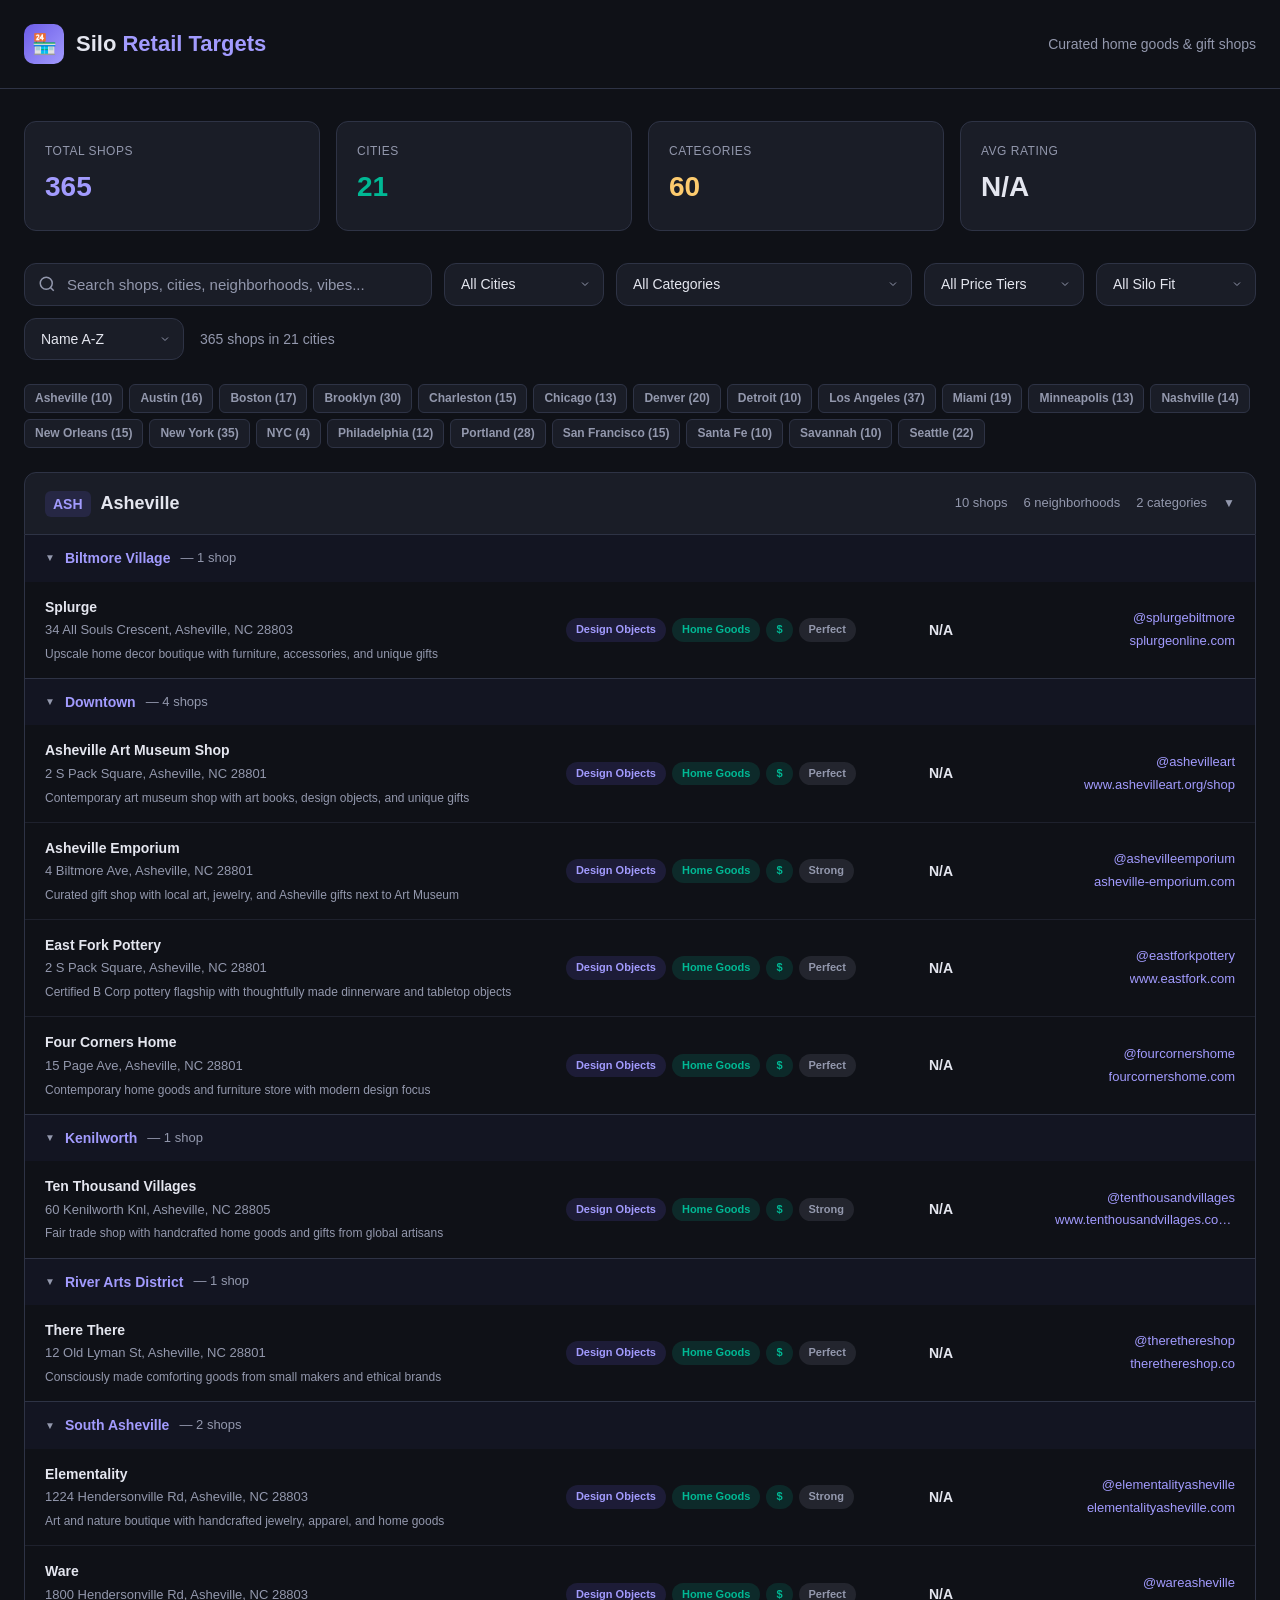
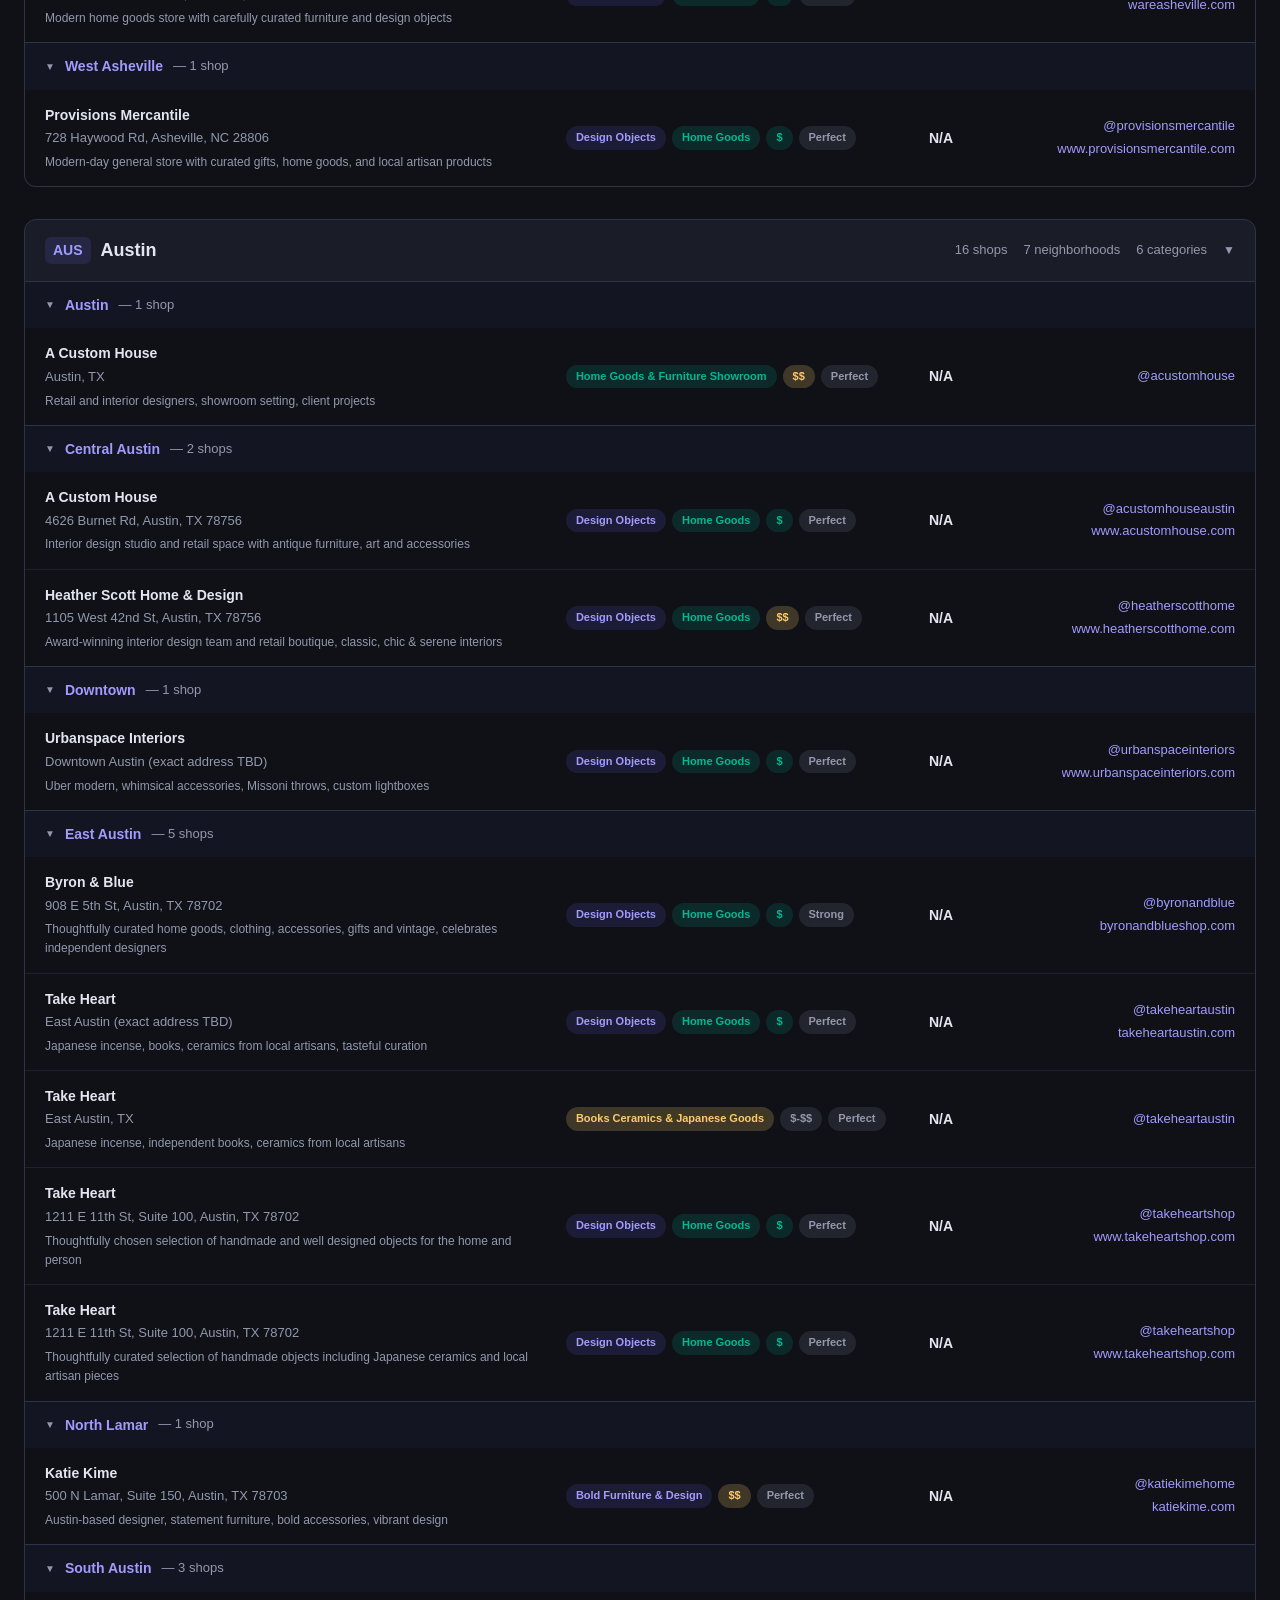
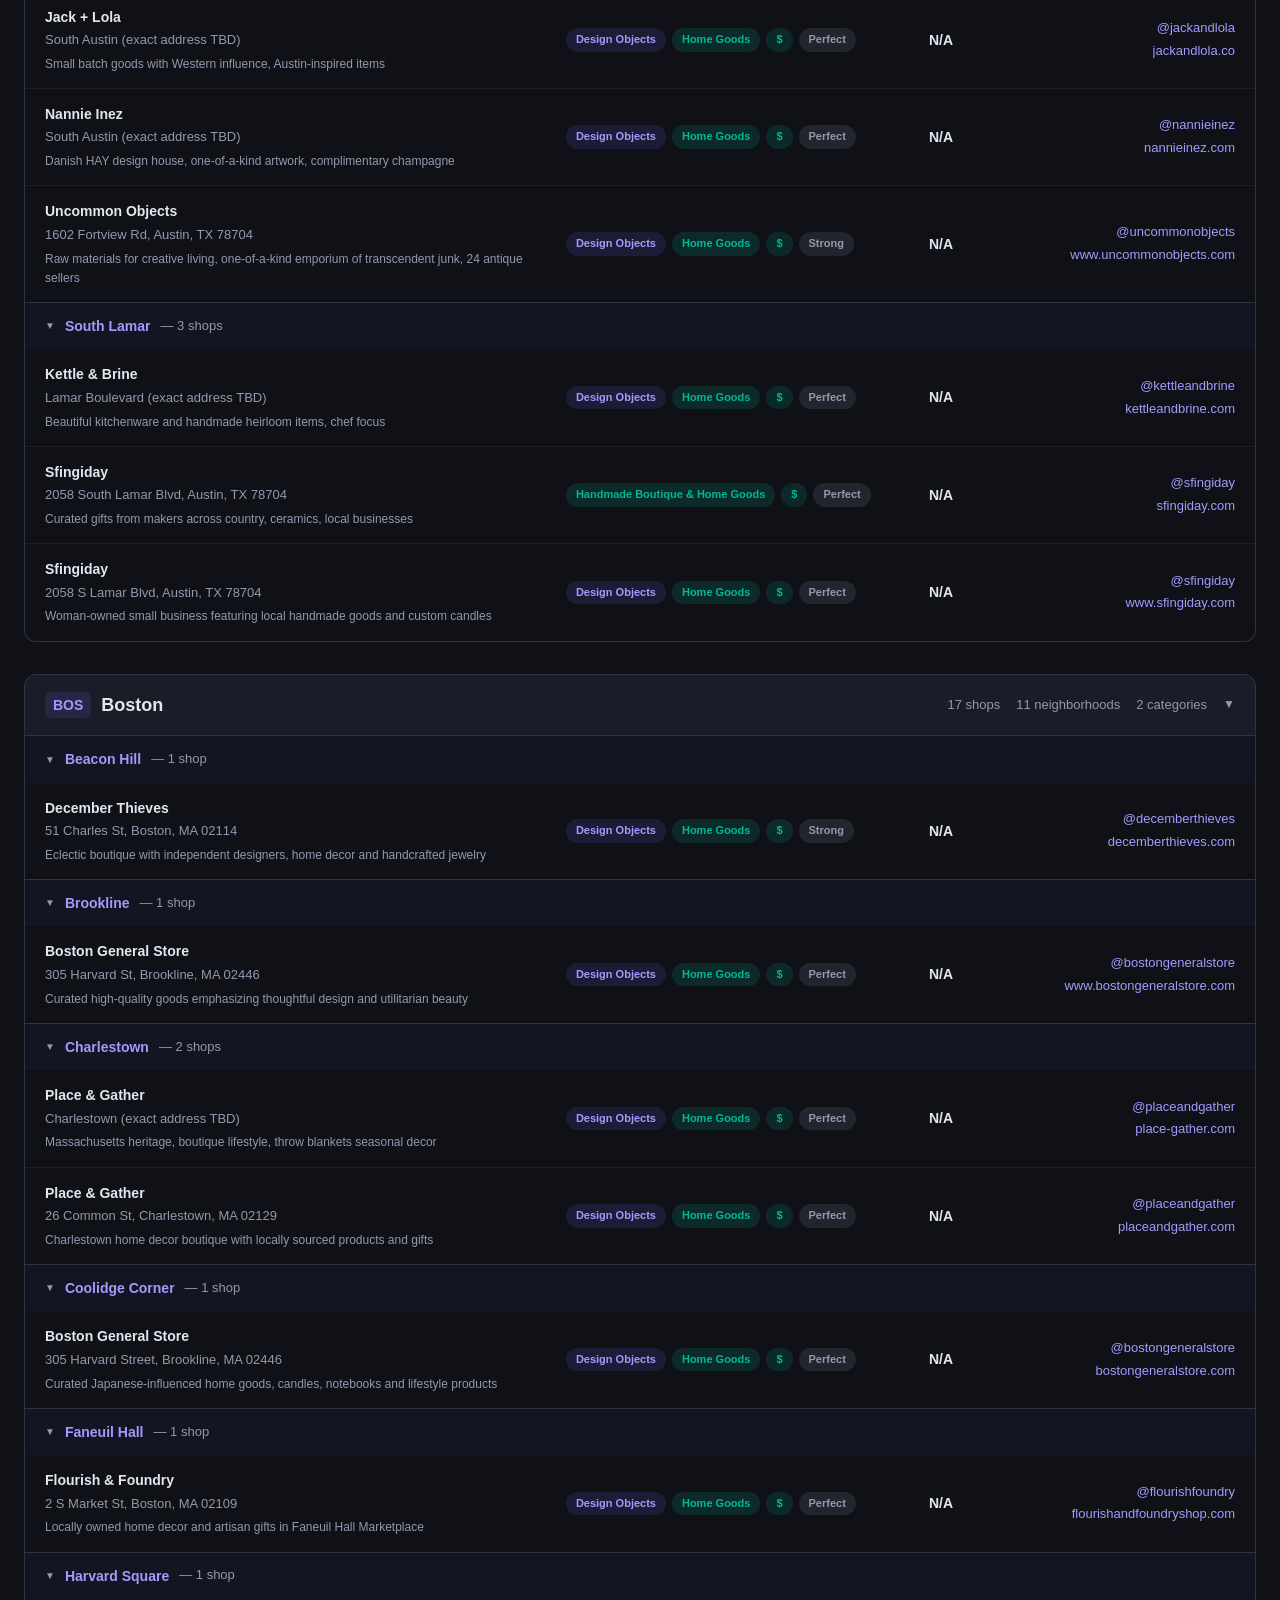
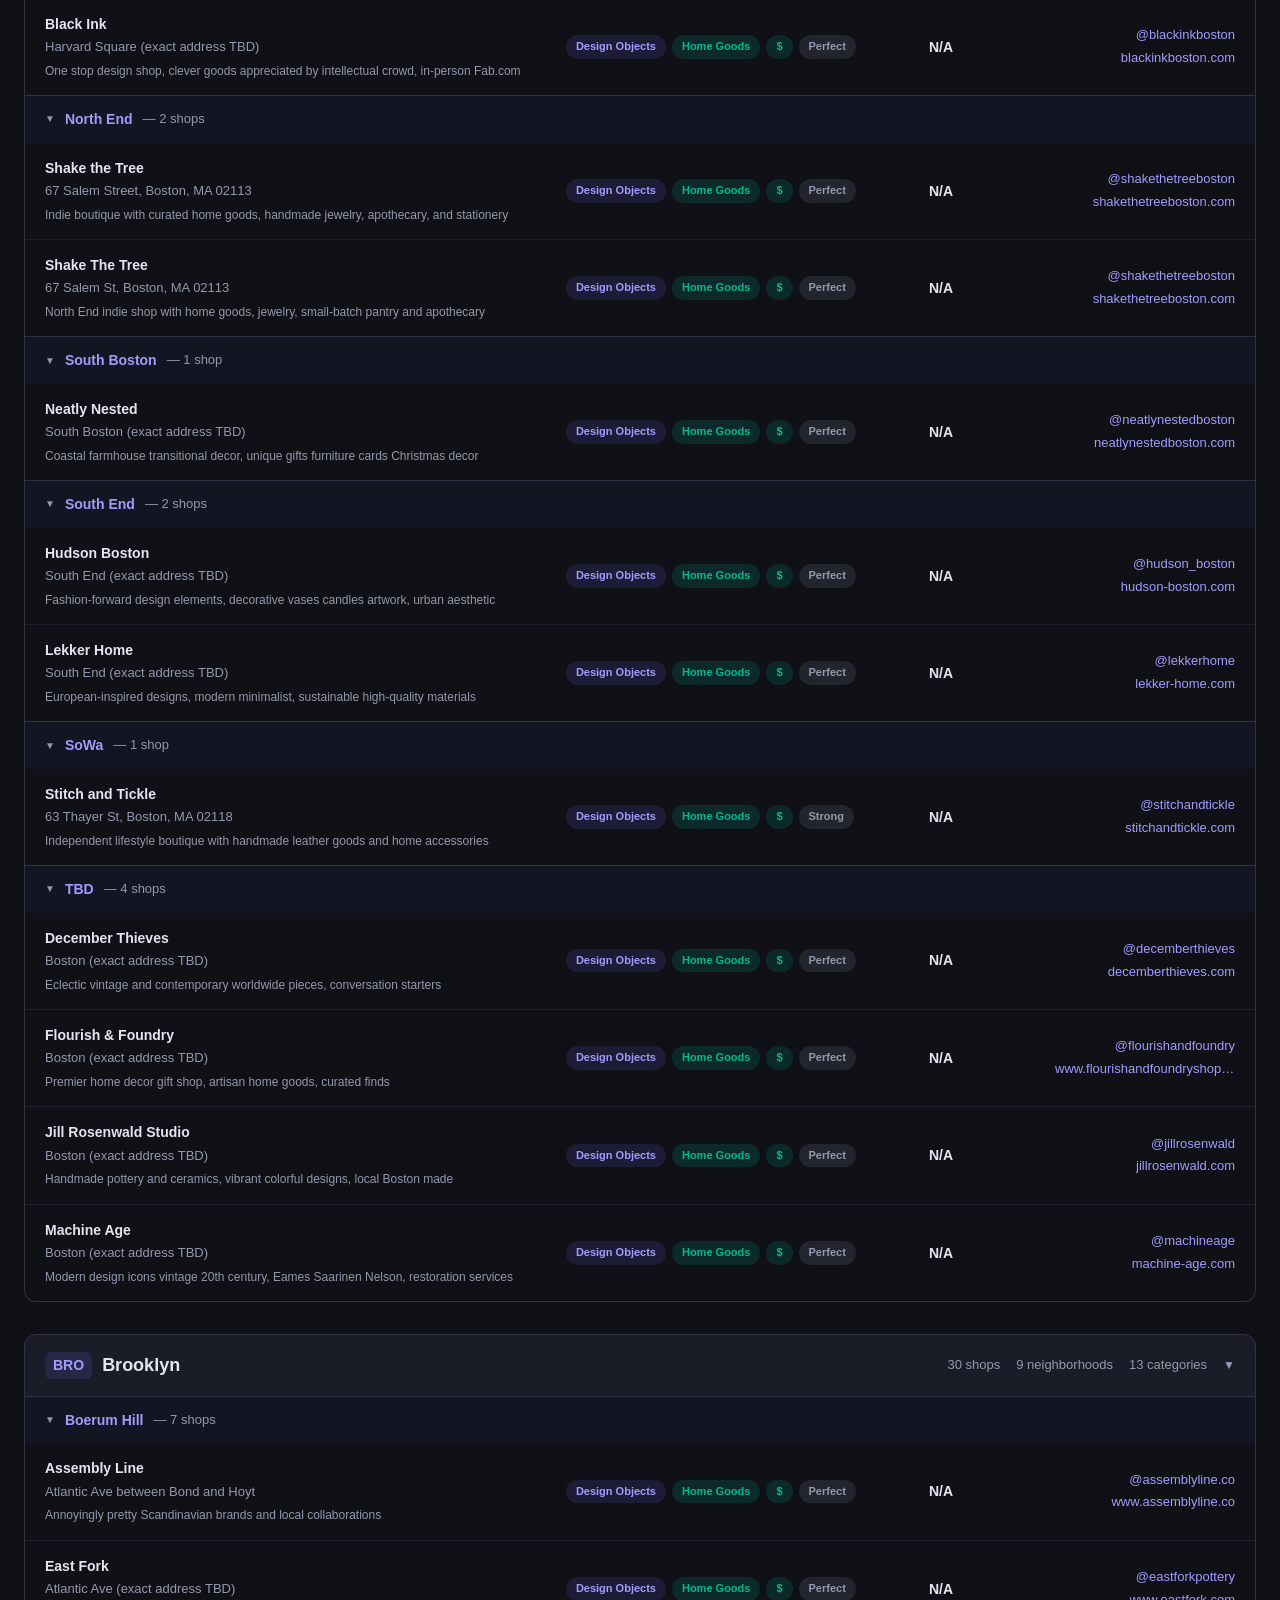
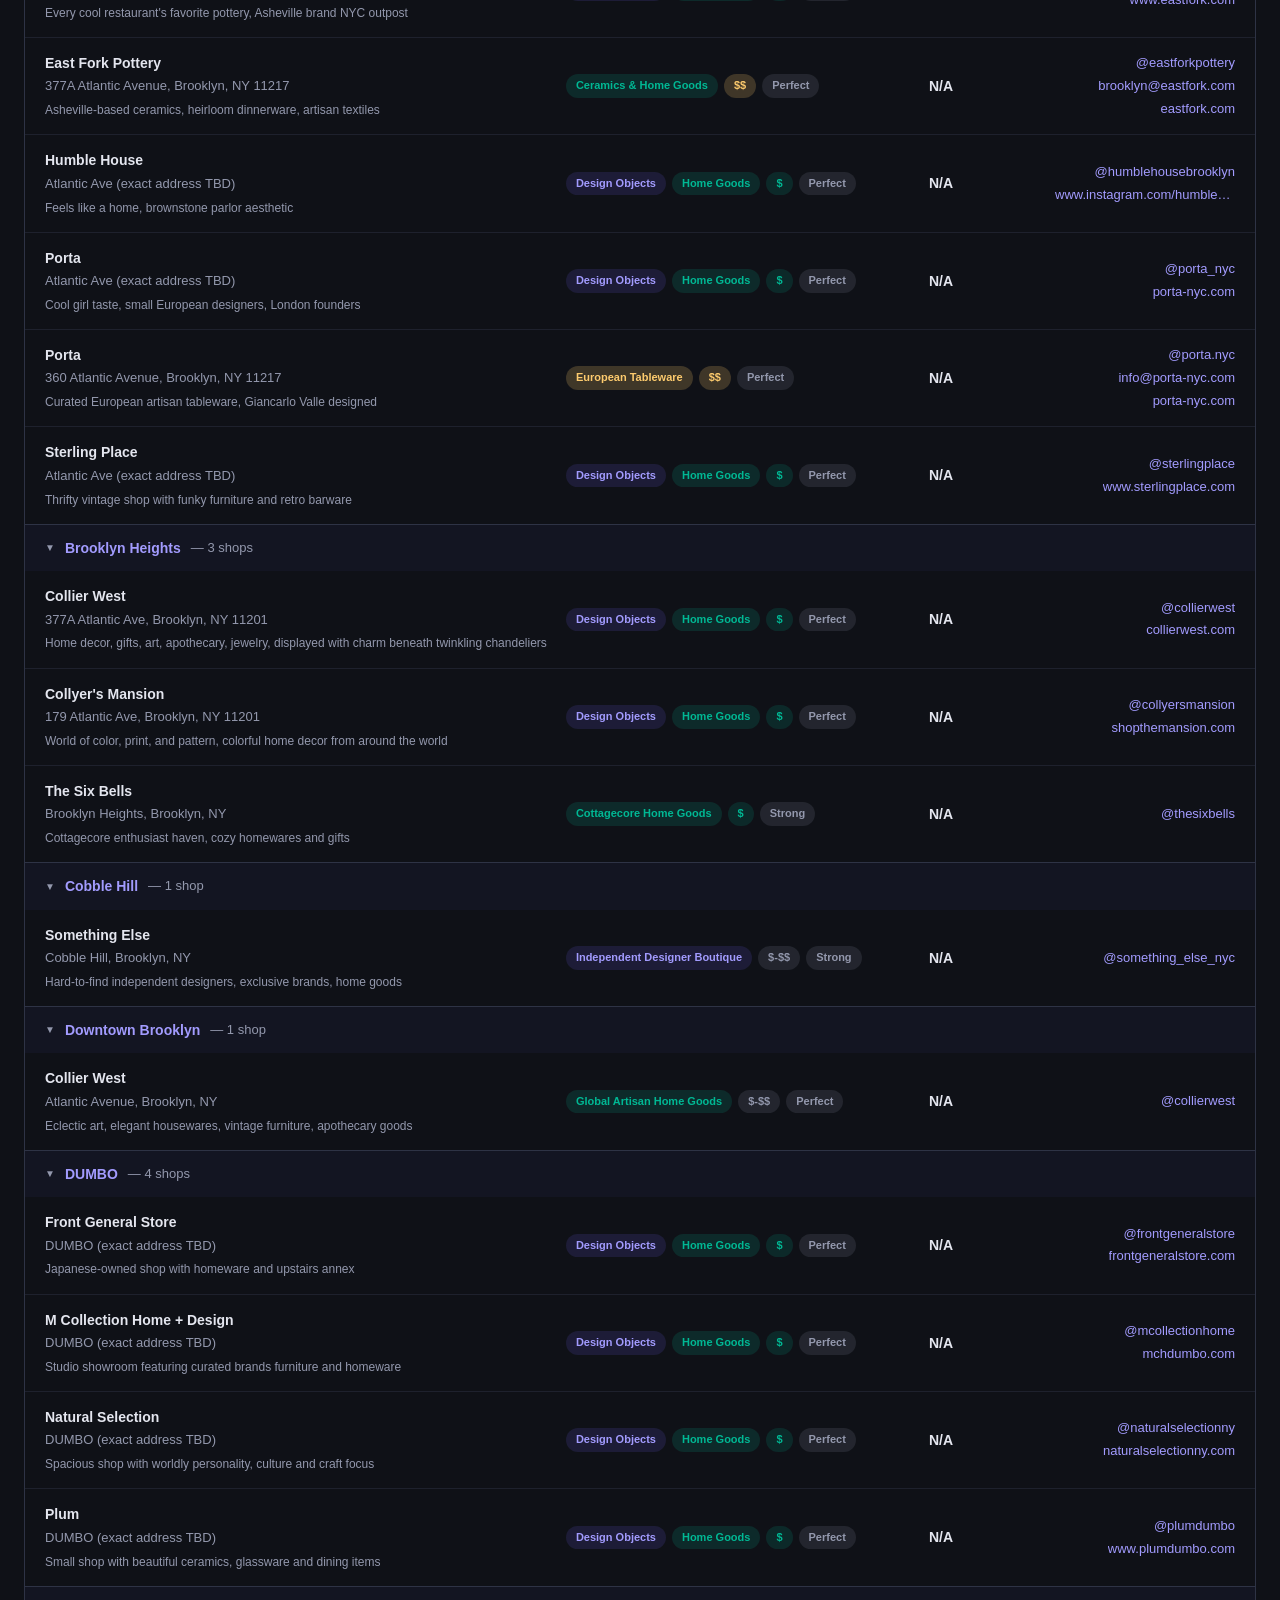
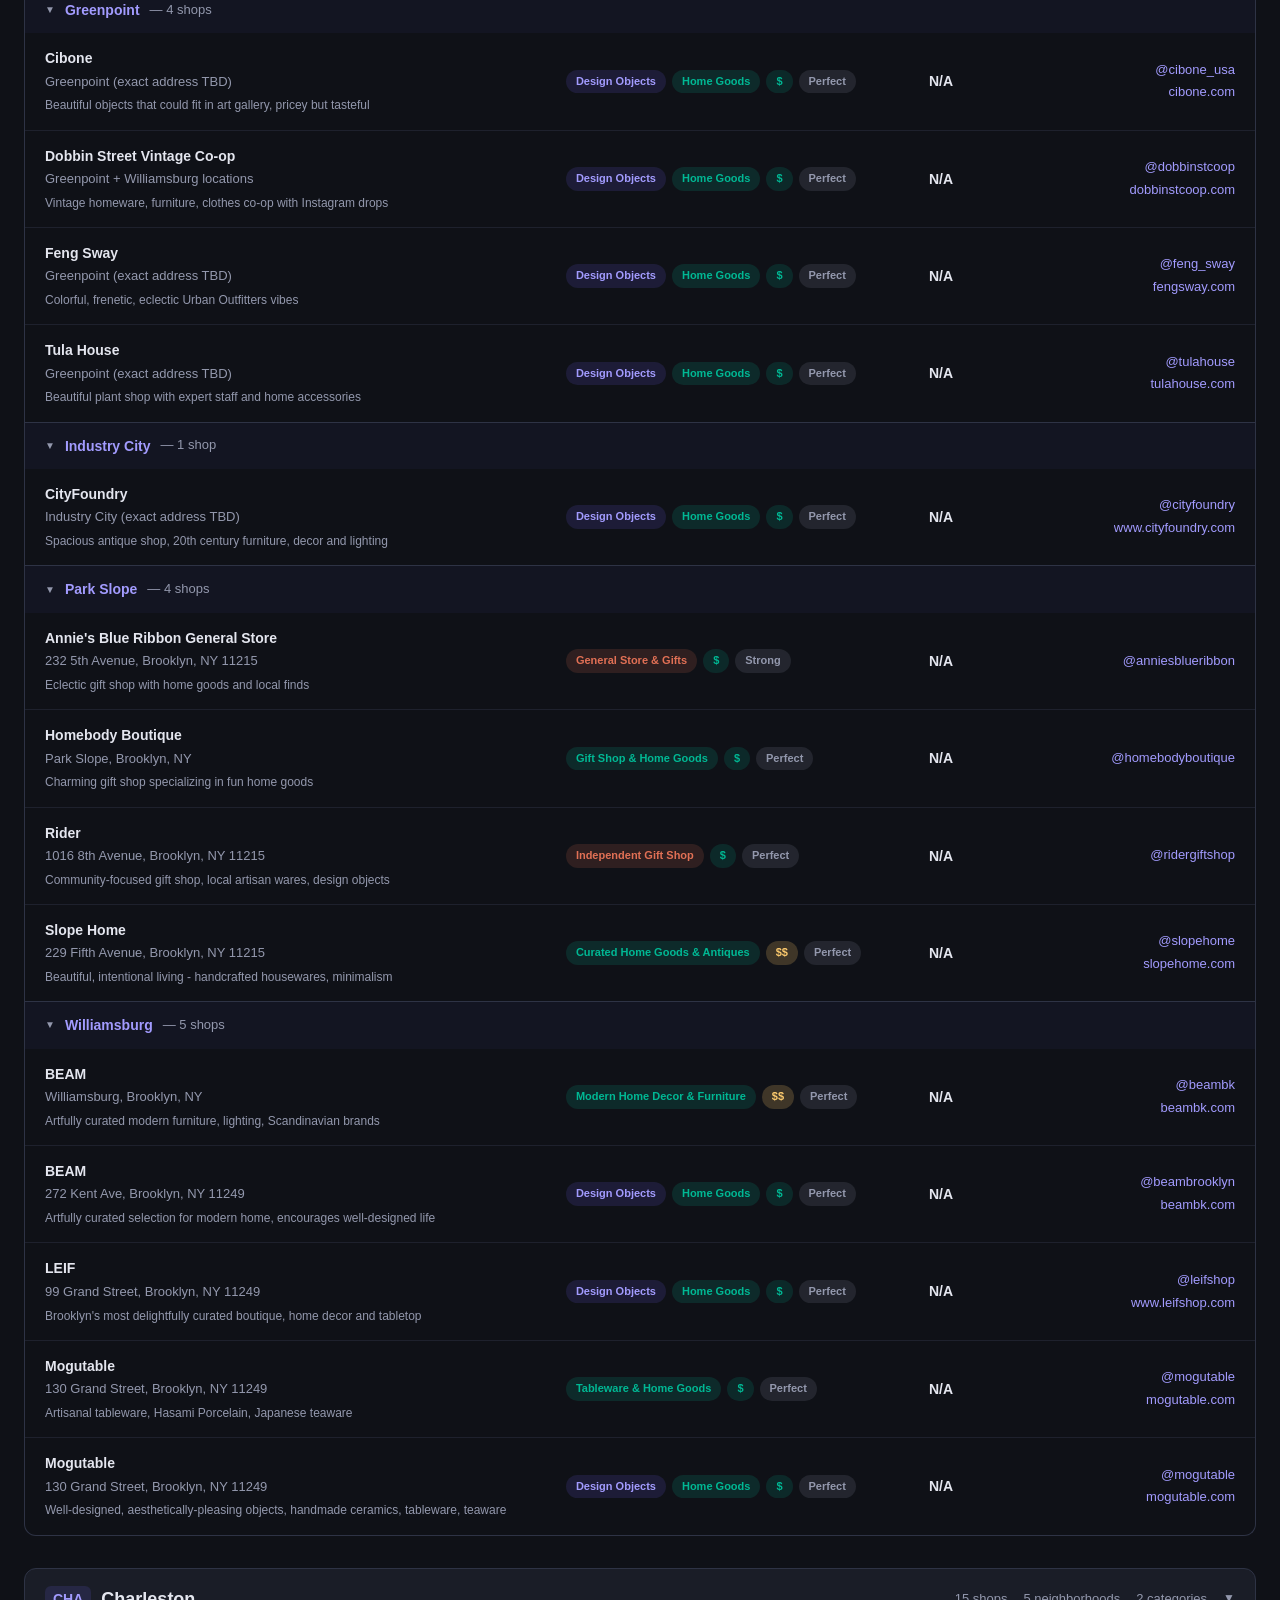
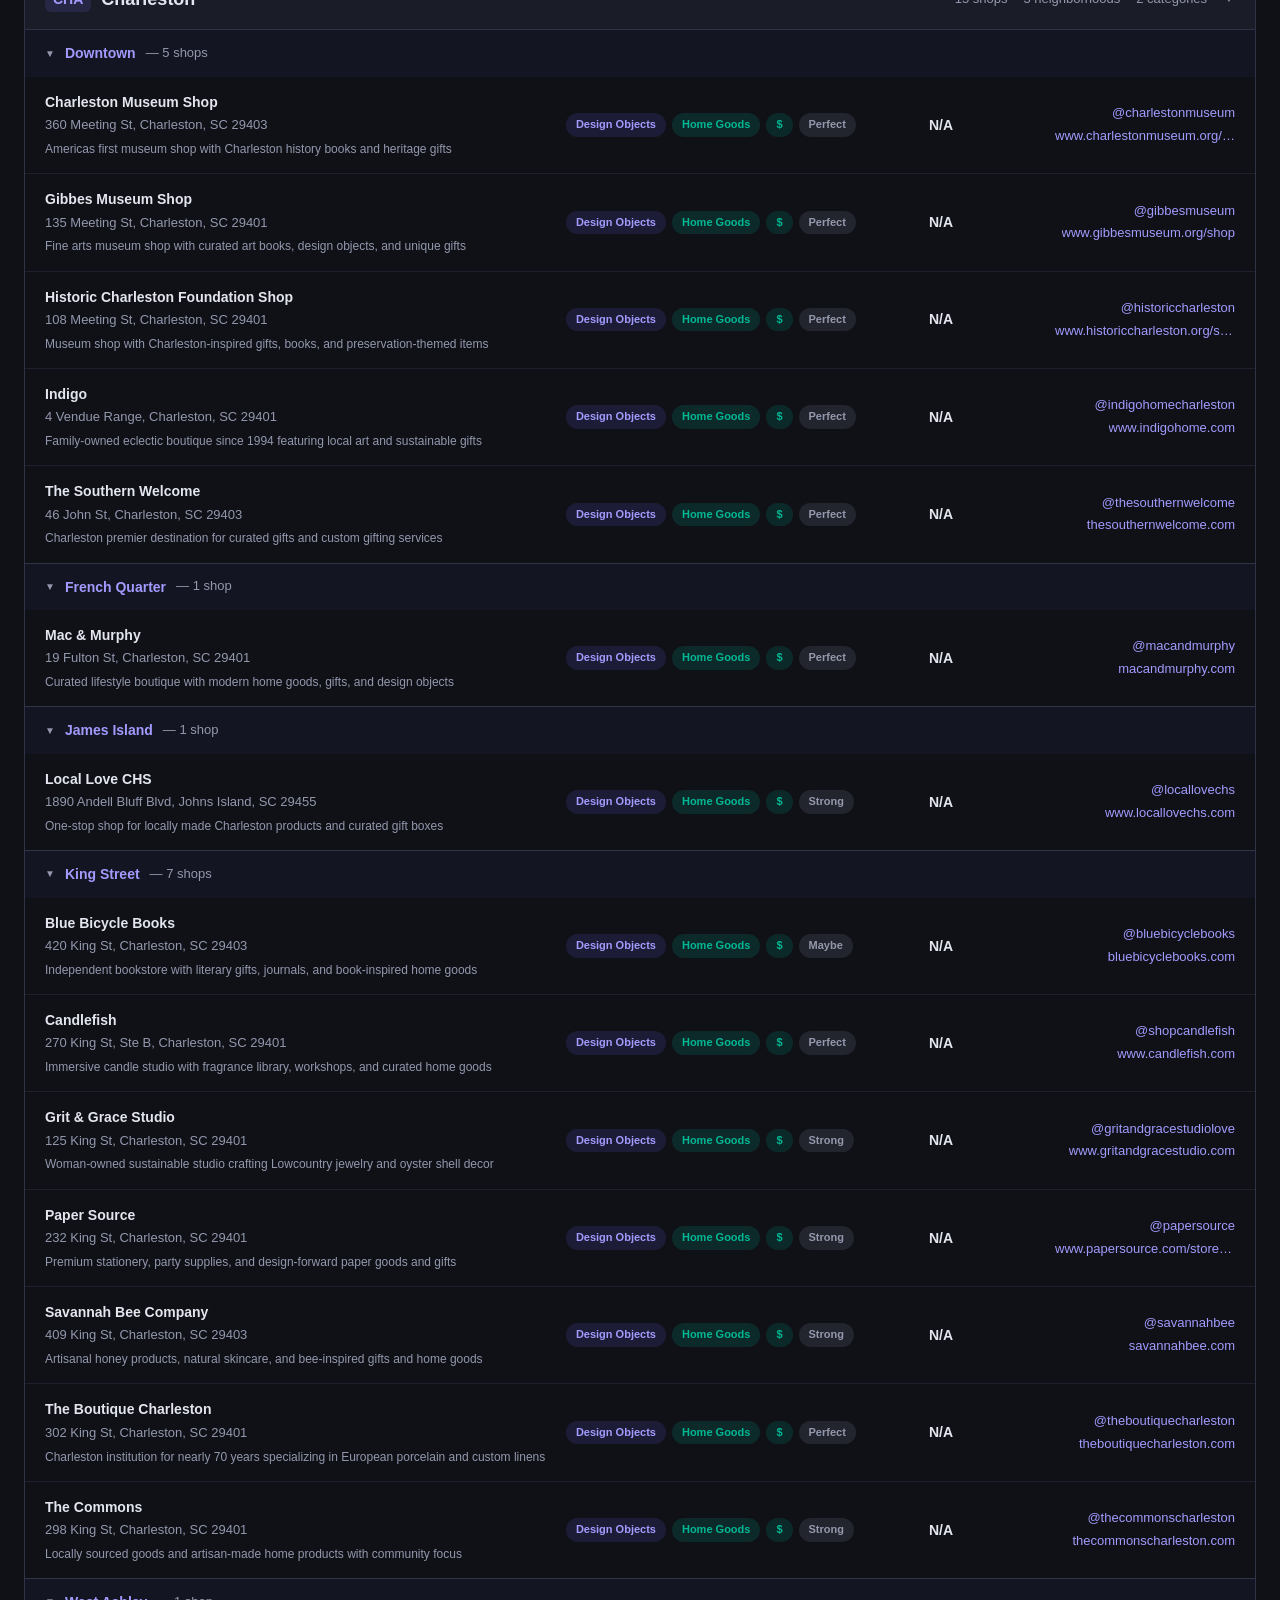
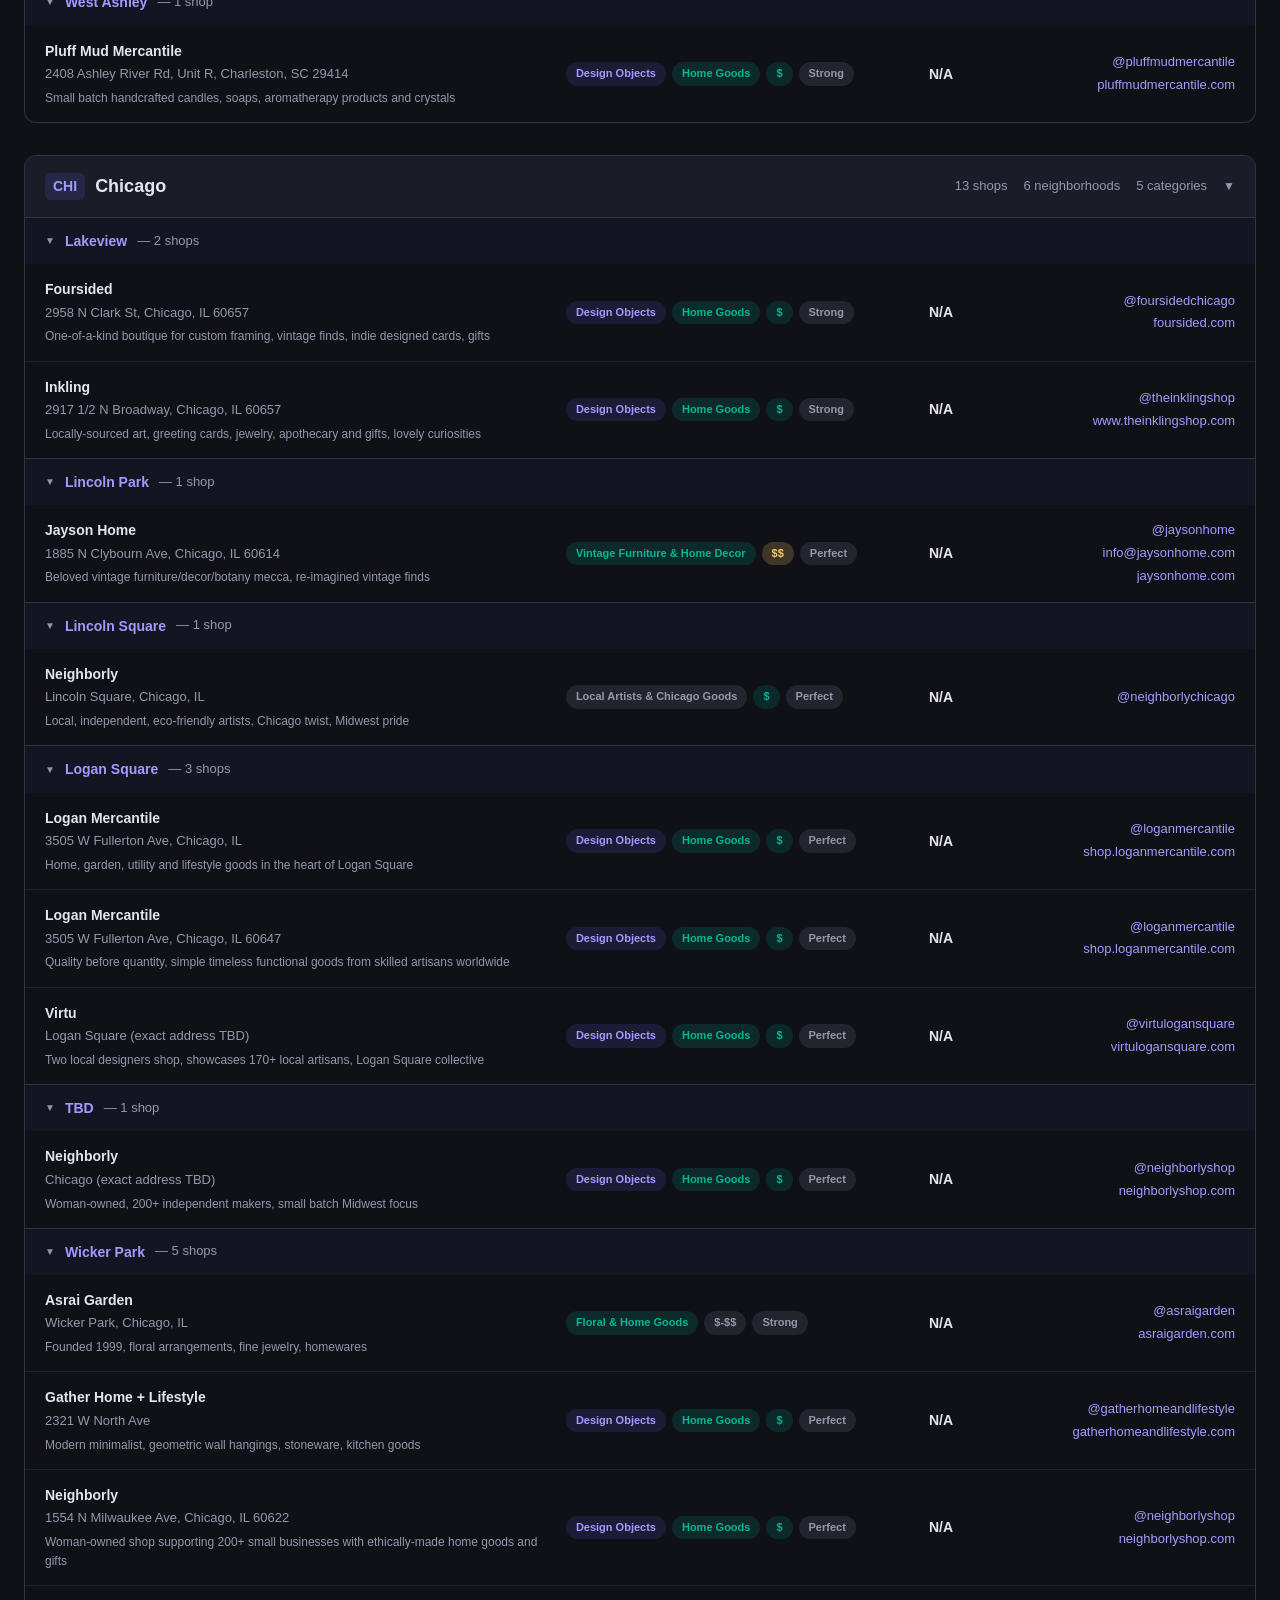
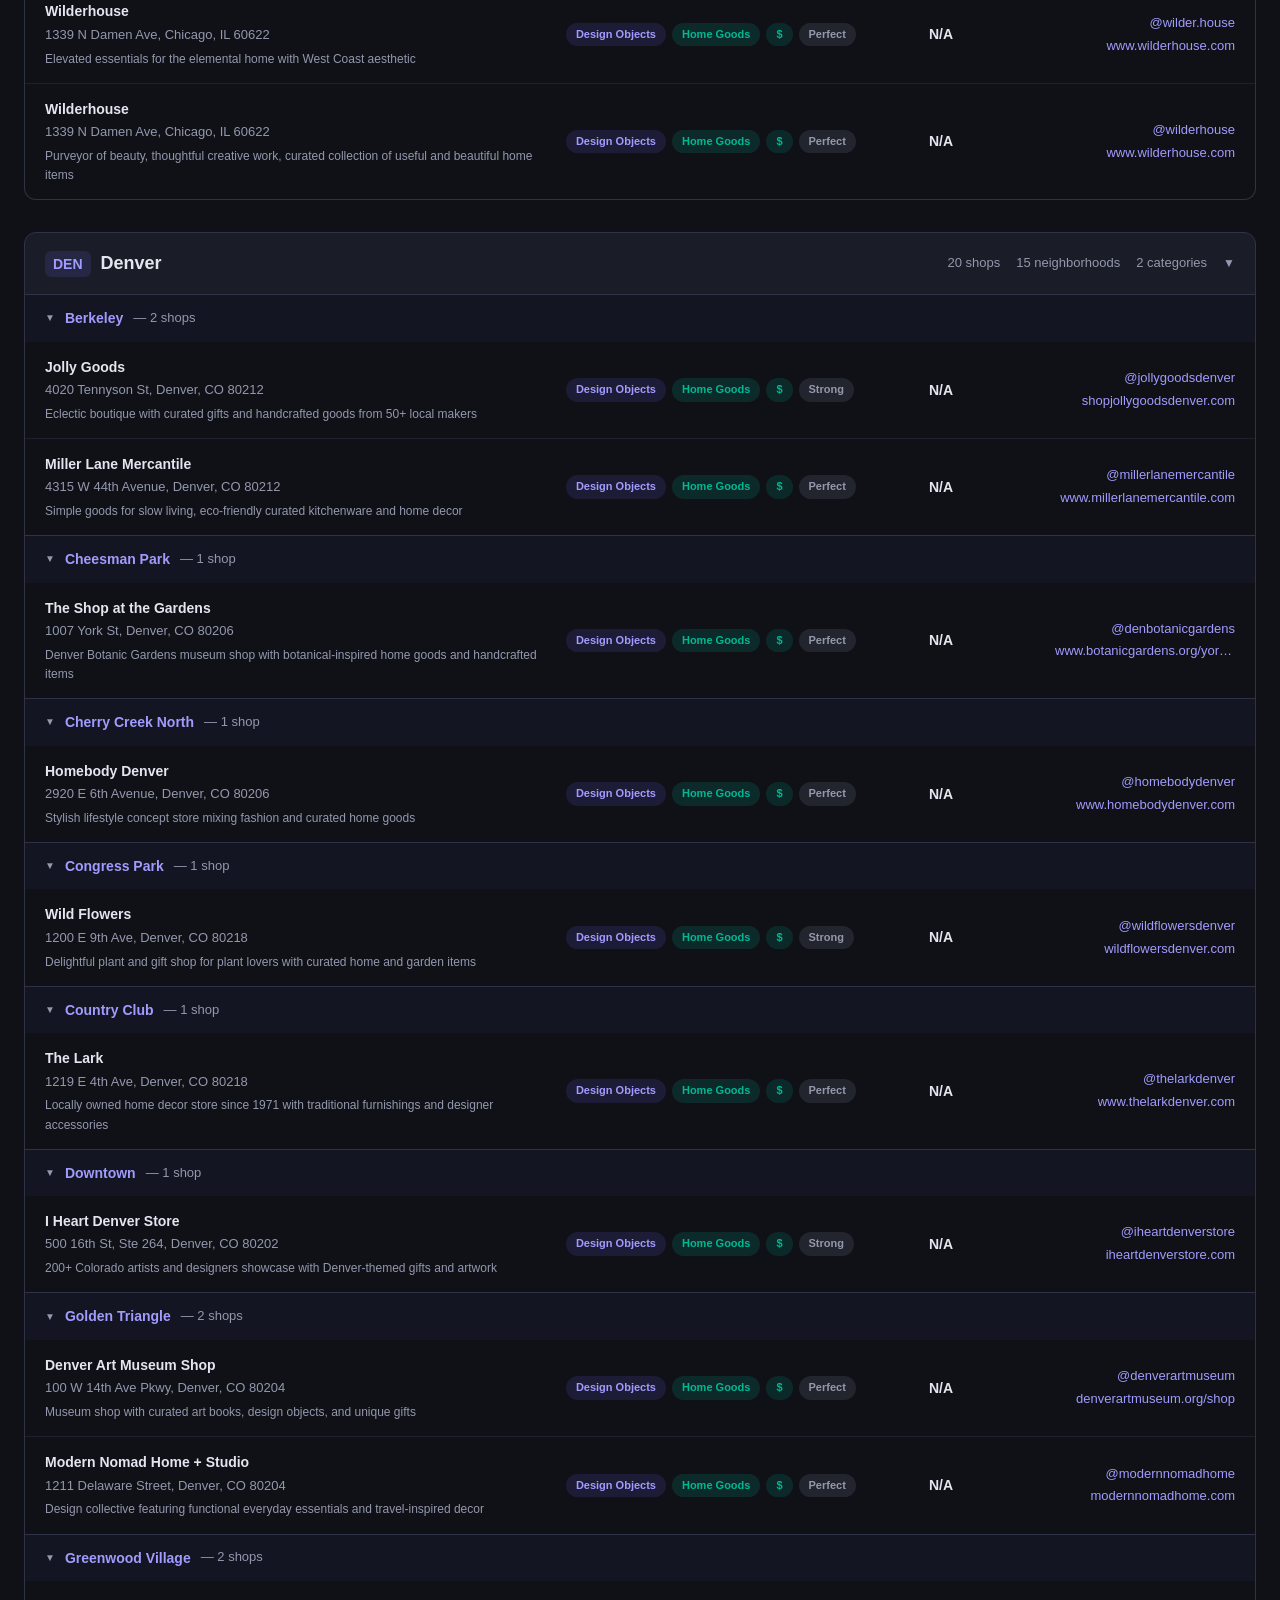
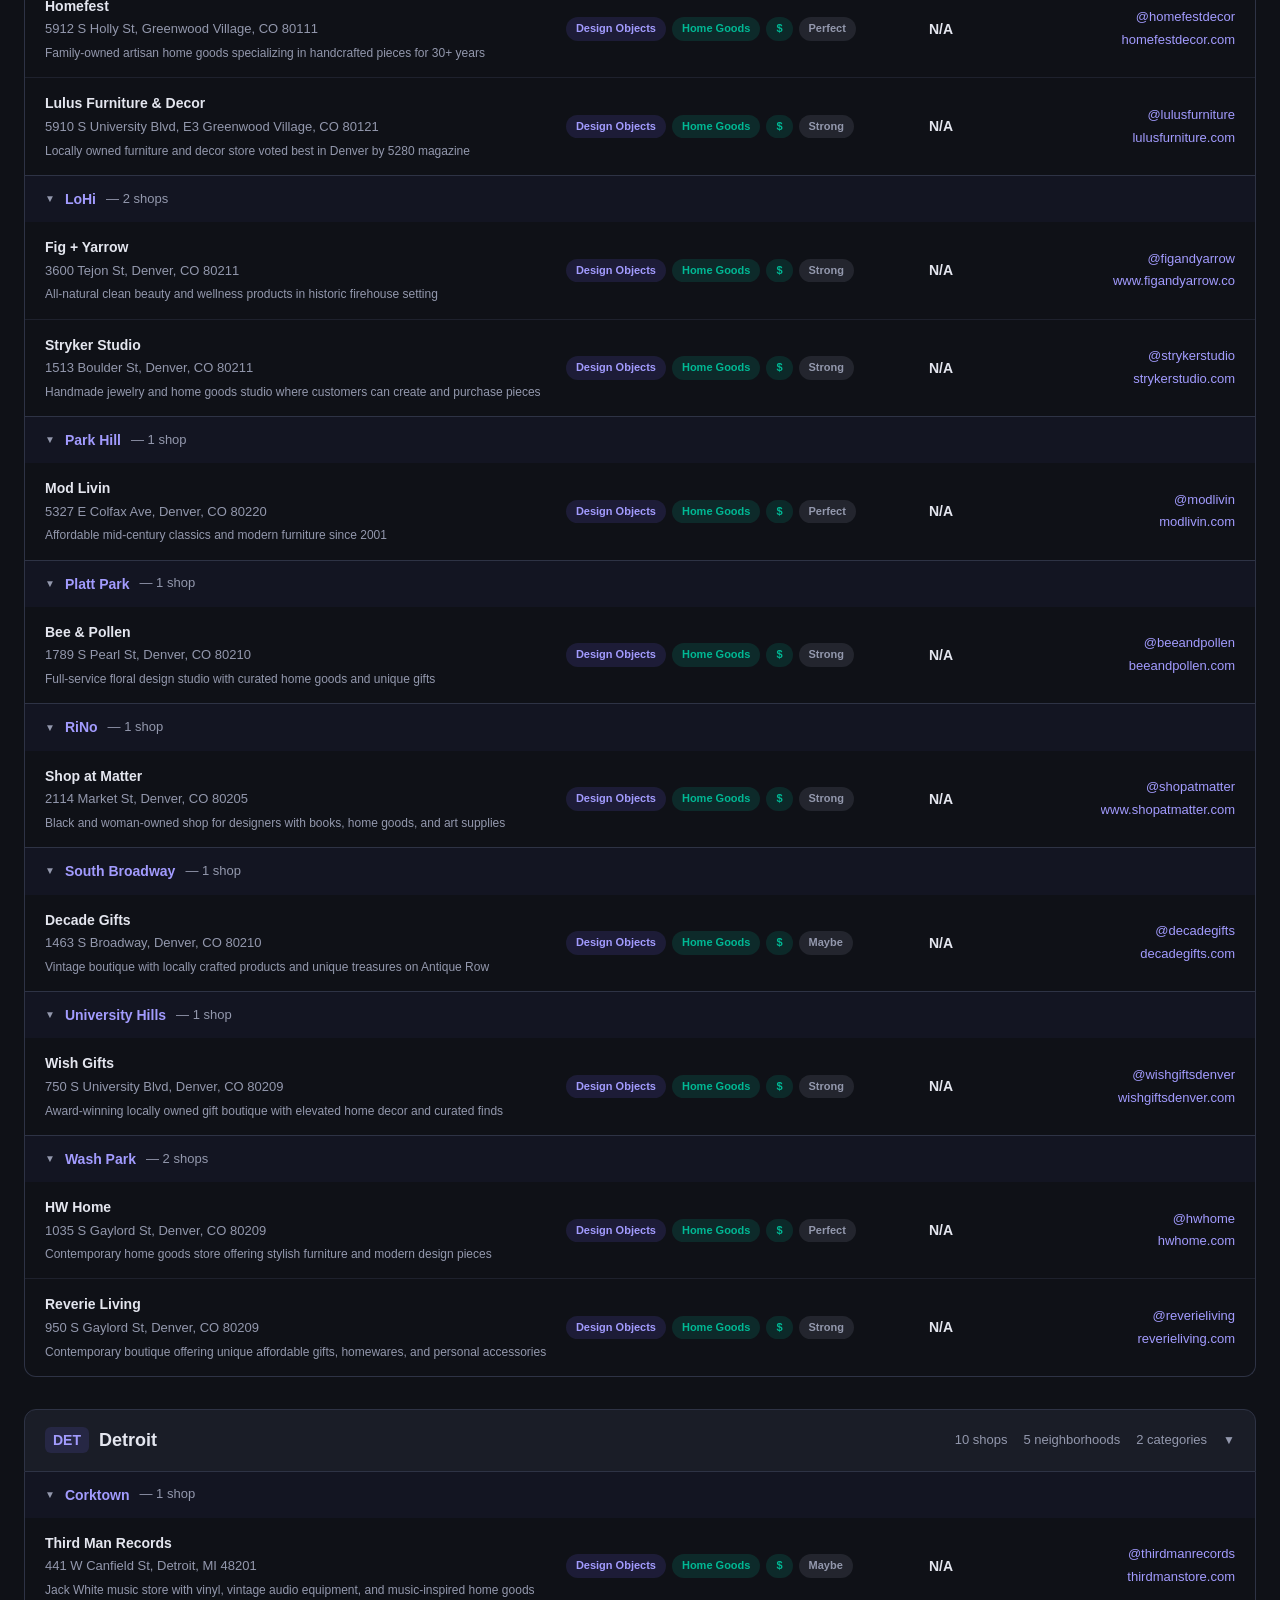
<file: index.html>
<!DOCTYPE html>
<html lang="en">
<head>
<meta charset="UTF-8">
<meta name="viewport" content="width=device-width, initial-scale=1.0">
<title>Silo Retail Targets</title>
<style>
*, *::before, *::after { box-sizing: border-box; margin: 0; padding: 0; }
:root {
  --bg: #0f1117;
  --surface: #1a1d27;
  --surface2: #232733;
  --border: #2e3345;
  --text: #e4e6ef;
  --text2: #9398ad;
  --accent: #6c5ce7;
  --accent2: #a29bfe;
  --green: #00b894;
  --yellow: #fdcb6e;
  --orange: #e17055;
  --radius: 12px;
}
body {
  font-family: -apple-system, BlinkMacSystemFont, 'Segoe UI', Roboto, sans-serif;
  background: var(--bg); color: var(--text); line-height: 1.6; min-height: 100vh;
}
.container { max-width: 1400px; margin: 0 auto; padding: 0 24px; }

/* Header */
header { border-bottom: 1px solid var(--border); padding: 24px 0; }
header .container { display: flex; align-items: center; justify-content: space-between; flex-wrap: wrap; gap: 16px; }
.logo { display: flex; align-items: center; gap: 12px; }
.logo-icon { width: 40px; height: 40px; background: linear-gradient(135deg, var(--accent), var(--accent2)); border-radius: 10px; display: flex; align-items: center; justify-content: center; font-size: 20px; }
.logo h1 { font-size: 22px; font-weight: 700; }
.logo h1 span { color: var(--accent2); }
.header-meta { color: var(--text2); font-size: 14px; }

/* Stats */
.stats { display: grid; grid-template-columns: repeat(auto-fit, minmax(170px, 1fr)); gap: 16px; padding: 32px 0; }
.stat-card { background: var(--surface); border: 1px solid var(--border); border-radius: var(--radius); padding: 20px; transition: border-color 0.2s, background 0.2s; }
.stat-card:hover { background: var(--surface2); }
.stat-card .label { font-size: 12px; color: var(--text2); text-transform: uppercase; letter-spacing: 0.5px; margin-bottom: 4px; }
.stat-card .value { font-size: 28px; font-weight: 700; }
.stat-card .value.accent { color: var(--accent2); }
.stat-card .value.green { color: var(--green); }
.stat-card .value.yellow { color: var(--yellow); }

/* Controls */
.controls { display: flex; flex-wrap: wrap; gap: 12px; padding-bottom: 24px; align-items: stretch; }
.search-box { flex: 1 1 300px; position: relative; }
.search-box svg { position: absolute; left: 14px; top: 50%; transform: translateY(-50%); color: var(--text2); width: 18px; height: 18px; }
.search-box input {
  width: 100%; padding: 12px 12px 12px 42px; background: var(--surface);
  border: 1px solid var(--border); border-radius: var(--radius); color: var(--text);
  font-size: 15px; outline: none; transition: border-color 0.2s;
}
.search-box input:focus { border-color: var(--accent); }
.search-box input::placeholder { color: var(--text2); }
select {
  padding: 12px 16px; background: var(--surface); border: 1px solid var(--border);
  border-radius: var(--radius); color: var(--text); font-size: 14px; outline: none;
  cursor: pointer; min-width: 160px; -webkit-appearance: none; appearance: none;
  background-image: url("data:image/svg+xml,%3Csvg xmlns='http://www.w3.org/2000/svg' width='12' height='12' viewBox='0 0 24 24' fill='none' stroke='%239398ad' stroke-width='2'%3E%3Cpath d='M6 9l6 6 6-6'/%3E%3C/svg%3E");
  background-repeat: no-repeat; background-position: right 12px center; padding-right: 36px;
}
select:focus { border-color: var(--accent); }
.results-count { display: flex; align-items: center; padding: 0 4px; color: var(--text2); font-size: 14px; white-space: nowrap; }

/* City section */
.city-section { margin-bottom: 32px; }
.city-header {
  display: flex; align-items: center; justify-content: space-between;
  padding: 16px 20px; background: var(--surface); border: 1px solid var(--border);
  border-radius: var(--radius) var(--radius) 0 0; cursor: pointer; user-select: none;
  transition: background 0.2s;
}
.city-header:hover { background: var(--surface2); }
.city-header.collapsed { border-radius: var(--radius); }
.city-header h2 { font-size: 18px; font-weight: 700; display: flex; align-items: center; gap: 10px; }
.city-header h2 .code { color: var(--accent2); font-size: 14px; font-weight: 600; background: rgba(108,92,231,0.15); padding: 2px 8px; border-radius: 6px; }
.city-header .meta { display: flex; gap: 16px; align-items: center; color: var(--text2); font-size: 13px; }
.city-header .arrow { font-size: 12px; color: var(--text2); transition: transform 0.2s; }
.city-header.collapsed .arrow { transform: rotate(-90deg); }
.city-body { border: 1px solid var(--border); border-top: none; border-radius: 0 0 var(--radius) var(--radius); overflow: hidden; }
.city-body.hidden { display: none; }

/* Neighborhood group */
.neighborhood-group { border-bottom: 1px solid var(--border); }
.neighborhood-group:last-child { border-bottom: none; }
.neighborhood-header {
  display: flex; align-items: center; gap: 10px; padding: 12px 20px;
  background: rgba(108,92,231,0.05); cursor: pointer; user-select: none;
  font-size: 14px; font-weight: 600; color: var(--accent2);
  transition: background 0.15s;
}
.neighborhood-header:hover { background: rgba(108,92,231,0.1); }
.neighborhood-header .neighborhood-arrow { font-size: 10px; color: var(--text2); transition: transform 0.2s; }
.neighborhood-header.collapsed .neighborhood-arrow { transform: rotate(-90deg); }
.neighborhood-header .neighborhood-count { font-weight: 400; color: var(--text2); font-size: 13px; }
.neighborhood-body.hidden { display: none; }

/* Store card */
.store-card {
  display: grid;
  grid-template-columns: minmax(280px, 1.6fr) minmax(220px, 1.1fr) minmax(110px, auto) minmax(180px, auto);
  gap: 16px;
  padding: 14px 20px;
  align-items: center;
  border-bottom: 1px solid rgba(46,51,69,0.5);
  transition: background 0.15s;
}
.store-card:hover { background: rgba(108,92,231,0.04); }
.store-card:last-child { border-bottom: none; }
.store-name { font-weight: 600; font-size: 14px; }
.store-name a { color: var(--text); text-decoration: none; }
.store-name a:hover { color: var(--accent2); }
.store-address { font-size: 13px; color: var(--text2); margin-top: 2px; }
.store-vibe { font-size: 12px; color: var(--text2); margin-top: 4px; }
.store-meta { display: flex; align-items: center; gap: 6px; flex-wrap: wrap; }
.badge {
  display: inline-block; padding: 3px 10px; border-radius: 20px;
  font-size: 11px; font-weight: 600; white-space: nowrap;
}
.badge.design { background: rgba(108,92,231,0.15); color: var(--accent2); }
.badge.home { background: rgba(0,184,148,0.15); color: var(--green); }
.badge.ceramics { background: rgba(253,203,110,0.2); color: var(--yellow); }
.badge.gifts { background: rgba(225,112,85,0.15); color: var(--orange); }
.badge.other { background: rgba(147,152,173,0.15); color: var(--text2); }
.badge.price-1 { background: rgba(0,184,148,0.15); color: var(--green); }
.badge.price-2 { background: rgba(253,203,110,0.2); color: var(--yellow); }
.badge.price-3 { background: rgba(225,112,85,0.15); color: var(--orange); }
.badge.price-4 { background: rgba(255,107,107,0.15); color: #ff6b6b; }
.badge.fit { background: rgba(147,152,173,0.15); color: var(--text2); }
.rating { display: flex; align-items: center; gap: 4px; white-space: nowrap; font-size: 14px; }
.rating .stars { color: var(--yellow); font-size: 12px; }
.rating .num { font-weight: 700; }
.contact { display: flex; flex-direction: column; gap: 2px; align-items: flex-end; min-width: 140px; }
.contact a { color: var(--accent2); text-decoration: none; font-size: 13px; }
.contact a:hover { color: var(--text); }
.contact .web { max-width: 180px; overflow: hidden; text-overflow: ellipsis; white-space: nowrap; display: inline-block; }
.contact .email { max-width: 200px; overflow: hidden; text-overflow: ellipsis; white-space: nowrap; display: inline-block; }

/* Empty */
.empty { text-align: center; padding: 60px 20px; color: var(--text2); }
.empty h3 { font-size: 18px; color: var(--text); margin-bottom: 8px; }

/* City nav */
.city-nav {
  display: flex; flex-wrap: wrap; gap: 6px; padding-bottom: 24px;
}
.city-nav a {
  padding: 4px 10px; background: var(--surface); border: 1px solid var(--border);
  border-radius: 6px; color: var(--text2); text-decoration: none; font-size: 12px;
  font-weight: 600; transition: all 0.15s;
}
.city-nav a:hover { border-color: var(--accent); color: var(--accent2); }

@media (max-width: 900px) {
  .controls { flex-direction: column; }
  .store-card { grid-template-columns: 1fr; gap: 8px; }
  .contact { align-items: flex-start; }
  .city-header .meta { display: none; }
}
</style>
</head>
<body>

<header>
  <div class="container">
    <div class="logo">
      <div class="logo-icon">🏪</div>
      <h1>Silo <span>Retail Targets</span></h1>
    </div>
    <div class="header-meta">Curated home goods &amp; gift shops</div>
  </div>
</header>

<main class="container">
  <div class="stats" id="stats"></div>

  <div class="controls">
    <div class="search-box">
      <svg viewBox="0 0 24 24" fill="none" stroke="currentColor" stroke-width="2"><circle cx="11" cy="11" r="8"/><path d="m21 21-4.35-4.35"/></svg>
      <input type="text" id="search" placeholder="Search shops, cities, neighborhoods, vibes...">
    </div>
    <select id="cityFilter"><option value="">All Cities</option></select>
    <select id="categoryFilter"><option value="">All Categories</option></select>
    <select id="priceFilter"><option value="">All Price Tiers</option></select>
    <select id="fitFilter"><option value="">All Silo Fit</option></select>
    <select id="sortSelect">
      <option value="name">Name A-Z</option>
      <option value="rating">Highest Rating</option>
      <option value="city">City</option>
    </select>
    <span class="results-count" id="resultsCount"></span>
  </div>

  <div class="city-nav" id="cityNav"></div>
  <div id="content"></div>
  <div class="empty" id="empty" style="display:none;">
    <div style="font-size:48px;margin-bottom:16px;">🔎</div>
    <h3>No shops found</h3>
    <p>Try adjusting your search or filters</p>
  </div>
</main>

<script>
const DATA = [{"name":"Common Things","city":"New York","neighborhood":"East Village","address":"76 East 7th Street, New York, NY 10003","website":"https://mirrappprojects.com","instagram":"@commonthingsnyc","categories":["Design Objects","Home Goods"],"vibe":"Story-forward shop of home goods by architect Komal Kehar","price_tier":"$","silo_fit":"Perfect","contact_email":"","contact_name":"","google_rating":null},{"name":"Lekker Home","city":"Boston","neighborhood":"South End","address":"South End (exact address TBD)","website":"https://lekker-home.com/","instagram":"@lekkerhome","categories":["Design Objects","Home Goods"],"vibe":"European-inspired designs, modern minimalist, sustainable high-quality materials","price_tier":"$","silo_fit":"Perfect","contact_email":"","contact_name":"","google_rating":null},{"name":"Linen Society","city":"Portland","neighborhood":"Pearl District","address":"Pearl District, Portland, OR","website":"https://linensociety.com/","instagram":"@linensociety","categories":["Design Objects","Home Goods"],"vibe":"Luxury linens and home decor flagship combining French Quarter Linens","price_tier":"$$","silo_fit":"Perfect","contact_email":"","contact_name":"","google_rating":null},{"name":"Shake the Tree","city":"Boston","neighborhood":"North End","address":"67 Salem Street, Boston, MA 02113","website":"https://shakethetreeboston.com/","instagram":"@shakethetreeboston","categories":["Design Objects","Home Goods"],"vibe":"Indie boutique with curated home goods, handmade jewelry, apothecary, and stationery","price_tier":"$","silo_fit":"Perfect","contact_email":"","contact_name":"","google_rating":null},{"name":"Sequoia","city":"Santa Fe","neighborhood":"Canyon Road","address":"201 Canyon Rd, Santa Fe, NM 87501","website":"https://sequoiasantafe.com","instagram":"@sequoiasantafe","categories":["Design Objects","Home Goods"],"vibe":"Canyon Road gallery featuring contemporary furniture, art, and design objects","price_tier":"$","silo_fit":"Strong","contact_email":"","contact_name":"","google_rating":null},{"name":"Pierce & Ward","city":"Los Angeles","neighborhood":"Los Feliz","address":"1956 Hillhurst Ave","website":"https://pierceandward.com/","instagram":"@pierceandward","categories":["Design Objects","Home Goods"],"vibe":"Maximalist aesthetic with soft sage green walls, celebrity clientele","price_tier":"$","silo_fit":"Perfect","contact_email":"","contact_name":"","google_rating":null},{"name":"Calimia Home","city":"Miami","neighborhood":"Coral Gables","address":"Alhambra Circle & Galiano Ave, Coral Gables, FL 33134","website":"https://calimiahome.com","instagram":"@calimiahome","categories":["Design Objects","Home Goods"],"vibe":"Interior design studio & showroom, Scandinavian design and California luxe style","price_tier":"$$","silo_fit":"Perfect","contact_email":"","contact_name":"","google_rating":null},{"name":"MoMA Museum Store","city":"New York","neighborhood":"Midtown","address":"11 West 53rd Street, New York, NY 10019","website":"https://store.moma.org","instagram":"@momadesignstore","categories":["Museum Shop & Design Objects"],"vibe":"Adjacent to MoMA lobby, modern art-inspired home goods","price_tier":"$$","silo_fit":"Perfect","contact_email":"","contact_name":"","google_rating":null},{"name":"Casa di LaValle","city":"Seattle","neighborhood":"Pioneer Square","address":"108 S Jackson St Suite 108","website":"https://www.casadilavalle.com/","instagram":"@casadilavalle","categories":["Design Objects","Home Goods"],"vibe":"Impossibly chic decor and gifts, impeccable eye, art new vintage home decor","price_tier":"$","silo_fit":"Perfect","contact_email":"","contact_name":"","google_rating":null},{"name":"Detroit Institute of Arts Shop","city":"Detroit","neighborhood":"Midtown","address":"5200 Woodward Ave, Detroit, MI 48202","website":"https://diashop.org","instagram":"@diadetroit","categories":["Design Objects","Home Goods"],"vibe":"Museum shop with art-inspired jewelry, books, prints, and home decor from 65,000-object collection","price_tier":"$","silo_fit":"Perfect","contact_email":"","contact_name":"","google_rating":null},{"name":"Slope Home","city":"Brooklyn","neighborhood":"Park Slope","address":"229 Fifth Avenue, Brooklyn, NY 11215","website":"https://slopehome.com","instagram":"@slopehome","categories":["Curated Home Goods & Antiques"],"vibe":"Beautiful, intentional living - handcrafted housewares, minimalism","price_tier":"$$","silo_fit":"Perfect","contact_email":"","contact_name":"","google_rating":null},{"name":"Elementality","city":"Asheville","neighborhood":"South Asheville","address":"1224 Hendersonville Rd, Asheville, NC 28803","website":"https://elementalityasheville.com","instagram":"@elementalityasheville","categories":["Design Objects","Home Goods"],"vibe":"Art and nature boutique with handcrafted jewelry, apparel, and home goods","price_tier":"$","silo_fit":"Strong","contact_email":"","contact_name":"","google_rating":null},{"name":"DIGS","city":"Seattle","neighborhood":"Ballard","address":"2002 NW Market St","website":"https://www.digsshowroom.com/","instagram":"@digsshowroom","categories":["Design Objects","Home Goods"],"vibe":"Scandinavian-style housewares, modern functional items like Swedish homes","price_tier":"$","silo_fit":"Perfect","contact_email":"","contact_name":"","google_rating":null},{"name":"Heartfelt","city":"Minneapolis","neighborhood":"Linden Hills","address":"4306 Upton Ave S, Minneapolis, MN 55410","website":"","instagram":"@heartfeltmpls","categories":["Design Objects","Home Goods"],"vibe":"Arts and crafts store with wooden toys, creative gifts and artisan goods","price_tier":"$","silo_fit":"Strong","contact_email":"","contact_name":"","google_rating":null},{"name":"Vintage Pink","city":"Portland","neighborhood":"Hawthorne","address":"2500 SE Hawthorne Blvd, Portland, OR 97214","website":"http://www.ilovevintagepink.com/","instagram":"@vintagepinkpdx","categories":["Design Objects","Home Goods"],"vibe":"Mid-century modern furniture, lighting, art and decor from 20+ vendors","price_tier":"$","silo_fit":"Strong","contact_email":"","contact_name":"","google_rating":null},{"name":"Historic Charleston Foundation Shop","city":"Charleston","neighborhood":"Downtown","address":"108 Meeting St, Charleston, SC 29401","website":"https://www.historiccharleston.org/shop","instagram":"@historiccharleston","categories":["Design Objects","Home Goods"],"vibe":"Museum shop with Charleston-inspired gifts, books, and preservation-themed items","price_tier":"$","silo_fit":"Perfect","contact_email":"","contact_name":"","google_rating":null},{"name":"Mogutable","city":"Brooklyn","neighborhood":"Williamsburg","address":"130 Grand Street, Brooklyn, NY 11249","website":"https://mogutable.com","instagram":"@mogutable","categories":["Tableware & Home Goods"],"vibe":"Artisanal tableware, Hasami Porcelain, Japanese teaware","price_tier":"$","silo_fit":"Perfect","contact_email":"","contact_name":"","google_rating":null},{"name":"Storied at Home","city":"Seattle","neighborhood":"Columbia City","address":"3829B Edmunds St","website":"https://www.storiedathome.com/","instagram":"@storiedathome","categories":["Design Objects","Home Goods"],"vibe":"Design build firm owners, home gifts conversation starters, finishing touches","price_tier":"$","silo_fit":"Perfect","contact_email":"","contact_name":"","google_rating":null},{"name":"Atrio","city":"Los Angeles","neighborhood":"Culver City","address":"8888 Washington Blvd, Suite 100, Culver City, CA 90232","website":"https://www.shopatrio.com/","instagram":"@shopatrio","categories":["Design Objects","Home Goods"],"vibe":"Jeremiah Brent lifestyle boutique with exclusive collaborations, Cultiver linens, Serax tableware","price_tier":"$","silo_fit":"Perfect","contact_email":"","contact_name":"","google_rating":null},{"name":"Habitat Home & Garden","city":"Los Angeles","neighborhood":"Malibu","address":"21249 Pacific Coast Highway","website":"https://habitathomeandgarden.com/","instagram":"@habitathomeandgarden","categories":["Design Objects","Home Goods"],"vibe":"Coastal California luxe, rustic wood furniture, sun-bleached accessories","price_tier":"$","silo_fit":"Perfect","contact_email":"","contact_name":"","google_rating":null},{"name":"Moon+Arrow","city":"Philadelphia","neighborhood":"Queen Village","address":"742 S 4th St, Philadelphia, PA 19147","website":"https://moonandarrow.com","instagram":"@moonandarrow","categories":["Design Objects","Home Goods"],"vibe":"Sustainable handmade boutique with vintage finds and home goods","price_tier":"$","silo_fit":"Perfect","contact_email":"","contact_name":"","google_rating":null},{"name":"Capers Home","city":"Seattle","neighborhood":"West Seattle","address":"4525 California Ave SW, Seattle, WA 98116","website":"https://capershomeseattle.com/","instagram":"@capershome","categories":["Design Objects","Home Goods"],"vibe":"Locally crafted art and ceramics, sustainable and fair trade goods","price_tier":"$","silo_fit":"Perfect","contact_email":"","contact_name":"","google_rating":null},{"name":"Four Corners Home","city":"Asheville","neighborhood":"Downtown","address":"15 Page Ave, Asheville, NC 28801","website":"https://fourcornershome.com","instagram":"@fourcornershome","categories":["Design Objects","Home Goods"],"vibe":"Contemporary home goods and furniture store with modern design focus","price_tier":"$","silo_fit":"Perfect","contact_email":"","contact_name":"","google_rating":null},{"name":"KABINETT PDX","city":"Portland","neighborhood":"Central Eastside","address":"Central Eastside (exact address TBD)","website":"https://www.kabinettpdx.com/","instagram":"@kabinettpdx","categories":["Design Objects","Home Goods"],"vibe":"New vintage furniture plus vermouth shop with beautiful barware and gifts","price_tier":"$","silo_fit":"Perfect","contact_email":"","contact_name":"","google_rating":null},{"name":"Canvas Home","city":"New York","neighborhood":"SoHo","address":"Broome Street, New York, NY","website":"https://canvashome.com","instagram":"@canvashome","categories":["Ceramics & Table Linens"],"vibe":"Rainbow ceramics, modern tableware, bright contemporary space","price_tier":"$$","silo_fit":"Perfect","contact_email":"","contact_name":"","google_rating":null},{"name":"Pluff Mud Mercantile","city":"Charleston","neighborhood":"West Ashley","address":"2408 Ashley River Rd, Unit R, Charleston, SC 29414","website":"https://pluffmudmercantile.com","instagram":"@pluffmudmercantile","categories":["Design Objects","Home Goods"],"vibe":"Small batch handcrafted candles, soaps, aromatherapy products and crystals","price_tier":"$","silo_fit":"Strong","contact_email":"","contact_name":"","google_rating":null},{"name":"Jane Cookshop","city":"New York","neighborhood":"East Village","address":"328 East 9th Street, New York, NY","website":"https://janecookshop.com","instagram":"@janecookshop","categories":["Kitchen & Artisan Goods"],"vibe":"Cottage-like white studio showcasing handmade kitchen tools","price_tier":"$$","silo_fit":"Perfect","contact_email":"","contact_name":"Jennifer Ro","google_rating":null},{"name":"Neighborly","city":"Chicago","neighborhood":"TBD","address":"Chicago (exact address TBD)","website":"https://neighborlyshop.com/","instagram":"@neighborlyshop","categories":["Design Objects","Home Goods"],"vibe":"Woman-owned, 200+ independent makers, small batch Midwest focus","price_tier":"$","silo_fit":"Perfect","contact_email":"","contact_name":"","google_rating":null},{"name":"Cohens Retreat","city":"Savannah","neighborhood":"Historic District","address":"117 W River St, Savannah, GA 31401","website":"https://cohensretreat.com","instagram":"@cohensretreat","categories":["Design Objects","Home Goods"],"vibe":"Antique marketplace with Brown Dog Market featuring Savannah gift ideas and decor","price_tier":"$","silo_fit":"Strong","contact_email":"","contact_name":"","google_rating":null},{"name":"Heather Scott Home & Design","city":"Austin","neighborhood":"Central Austin","address":"1105 West 42nd St, Austin, TX 78756","website":"https://www.heatherscotthome.com","instagram":"@heatherscotthome","categories":["Design Objects","Home Goods"],"vibe":"Award-winning interior design team and retail boutique, classic, chic & serene interiors","price_tier":"$$","silo_fit":"Perfect","contact_email":"","contact_name":"","google_rating":null},{"name":"Antidote","city":"Miami","neighborhood":"Design District","address":"Design District (exact address TBD)","website":"https://antidotemiami.com/","instagram":"@antidotemiami","categories":["Design Objects","Home Goods"],"vibe":"Sustainable fashion from independent designers, ethical eco-friendly without compromising style","price_tier":"$","silo_fit":"Perfect","contact_email":"","contact_name":"","google_rating":null},{"name":"Woodland Mod","city":"Seattle","neighborhood":"Ballard","address":"5330 Ballard Ave NW, Seattle, WA 98107","website":"https://woodlandmod.com/","instagram":"@woodland_mod","categories":["Design Objects","Home Goods"],"vibe":"Scandi-minimalist boutique celebrating timeless design and artisan craftsmanship from independent makers","price_tier":"$","silo_fit":"Perfect","contact_email":"","contact_name":"","google_rating":null},{"name":"Curiosity","city":"Minneapolis","neighborhood":"Northeast","address":"1228 2nd Street NE Suite 3, Minneapolis, MN 55413","website":"https://curiosityhomedecor.com","instagram":"@curiosityneminneapolis","categories":["Design Objects","Home Goods"],"vibe":"NE Minneapolis shop featuring local makers, home goods, clothing and fair trade gifts","price_tier":"$","silo_fit":"Perfect","contact_email":"","contact_name":"","google_rating":null},{"name":"I Heart Denver Store","city":"Denver","neighborhood":"Downtown","address":"500 16th St, Ste 264, Denver, CO 80202","website":"https://iheartdenverstore.com","instagram":"@iheartdenverstore","categories":["Design Objects","Home Goods"],"vibe":"200+ Colorado artists and designers showcase with Denver-themed gifts and artwork","price_tier":"$","silo_fit":"Strong","contact_email":"","contact_name":"","google_rating":null},{"name":"Flourish & Foundry","city":"Boston","neighborhood":"TBD","address":"Boston (exact address TBD)","website":"https://www.flourishandfoundryshop.com/","instagram":"@flourishandfoundry","categories":["Design Objects","Home Goods"],"vibe":"Premier home decor gift shop, artisan home goods, curated finds","price_tier":"$","silo_fit":"Perfect","contact_email":"","contact_name":"","google_rating":null},{"name":"Celestial Treasures","city":"Miami","neighborhood":"Coconut Grove","address":"3444 Main Hwy, Suite 3, Coconut Grove, FL 33133","website":"https://www.celestial-treasures.com/","instagram":"@celestialtreasuresmiami","categories":["Design Objects","Home Goods"],"vibe":"Spiritual goods: crystals, candles, books, unique jewelry","price_tier":"$","silo_fit":"Maybe","contact_email":"","contact_name":"","google_rating":null},{"name":"Gather Home + Lifestyle","city":"Chicago","neighborhood":"Wicker Park","address":"2321 W North Ave","website":"https://gatherhomeandlifestyle.com/","instagram":"@gatherhomeandlifestyle","categories":["Design Objects","Home Goods"],"vibe":"Modern minimalist, geometric wall hangings, stoneware, kitchen goods","price_tier":"$","silo_fit":"Perfect","contact_email":"","contact_name":"","google_rating":null},{"name":"Nora","city":"Detroit","neighborhood":"Midtown","address":"4240 Cass Ave, Detroit, MI 48201","website":"https://noradetroit.com","instagram":"@noradetroit","categories":["Design Objects","Home Goods"],"vibe":"Boutique in Auburn building with curated lifestyle products and unique finds","price_tier":"$","silo_fit":"Strong","contact_email":"","contact_name":"","google_rating":null},{"name":"BEAM","city":"New York","neighborhood":"Williamsburg","address":"272 Kent Ave, Brooklyn, NY 11249","website":"https://beambk.com/","instagram":"@beambrooklyn","categories":["Design Objects","Home Goods"],"vibe":"Modern furniture, lighting, artwork and home goods with premium brands","price_tier":"$","silo_fit":"Perfect","contact_email":"","contact_name":"","google_rating":null},{"name":"Sfingiday","city":"Austin","neighborhood":"South Lamar","address":"2058 South Lamar Blvd, Austin, TX 78704","website":"https://sfingiday.com","instagram":"@sfingiday","categories":["Handmade Boutique & Home Goods"],"vibe":"Curated gifts from makers across country, ceramics, local businesses","price_tier":"$","silo_fit":"Perfect","contact_email":"","contact_name":"","google_rating":null},{"name":"Katie Kime","city":"Austin","neighborhood":"North Lamar","address":"500 N Lamar, Suite 150, Austin, TX 78703","website":"https://katiekime.com","instagram":"@katiekimehome","categories":["Bold Furniture & Design"],"vibe":"Austin-based designer, statement furniture, bold accessories, vibrant design","price_tier":"$$","silo_fit":"Perfect","contact_email":"","contact_name":"Katie Kime","google_rating":null},{"name":"Mantel","city":"Portland","neighborhood":"Kenton","address":"8202 N Denver Ave, Portland, OR 97217","website":"https://mantelpdx.com/","instagram":"@mantelpdx","categories":["Design Objects","Home Goods"],"vibe":"Home and lifestyle boutique specializing in ceramics from local and global artists","price_tier":"$","silo_fit":"Perfect","contact_email":"","contact_name":"","google_rating":null},{"name":"Coutula","city":"Los Angeles","neighborhood":"Venice","address":"Abbot Kinney Blvd, Venice, CA 90291","website":"https://coutula.com","instagram":"@coutula","categories":["Global Design & Homeware"],"vibe":"Clothing, jewelry, bags, homeware by local and global designers","price_tier":"$-$$","silo_fit":"Strong","contact_email":"","contact_name":"","google_rating":null},{"name":"Asheville Art Museum Shop","city":"Asheville","neighborhood":"Downtown","address":"2 S Pack Square, Asheville, NC 28801","website":"https://www.ashevilleart.org/shop","instagram":"@ashevilleart","categories":["Design Objects","Home Goods"],"vibe":"Contemporary art museum shop with art books, design objects, and unique gifts","price_tier":"$","silo_fit":"Perfect","contact_email":"","contact_name":"","google_rating":null},{"name":"Hester & Cook","city":"Nashville","neighborhood":"White Bridge","address":"84 White Bridge Rd, Nashville, TN 37205","website":"https://hesterandcook.com/","instagram":"@hesterandcook","categories":["Design Objects","Home Goods"],"vibe":"Home, gift, and paper goods for celebrations","price_tier":"$","silo_fit":"Perfect","contact_email":"","contact_name":"","google_rating":null},{"name":"Minima","city":"Philadelphia","neighborhood":"Old City","address":"131 N 3rd Street, Philadelphia, PA 19106","website":"https://minima.us","instagram":"@minima_philly","categories":["Design Objects","Home Goods"],"vibe":"Modern design showroom with contemporary furniture and lighting","price_tier":"$$","silo_fit":"Perfect","contact_email":"","contact_name":"","google_rating":null},{"name":"Occasionette","city":"Philadelphia","neighborhood":"East Passyunk","address":"1825 E Passyunk Ave, Philadelphia, PA 19148","website":"https://occasionette.com","instagram":"@occasionette","categories":["Design Objects","Home Goods"],"vibe":"Gift shop with candles, kitchen items, cards and thoughtful presents","price_tier":"$","silo_fit":"Perfect","contact_email":"","contact_name":"","google_rating":null},{"name":"Telfair Museum Shop","city":"Savannah","neighborhood":"Historic District","address":"121 Barnard St, Savannah, GA 31401","website":"https://www.telfair.org/shop","instagram":"@telfairmuseums","categories":["Design Objects","Home Goods"],"vibe":"Art museum shop with curated art books, design objects, and unique cultural gifts","price_tier":"$","silo_fit":"Perfect","contact_email":"","contact_name":"","google_rating":null},{"name":"M. Crow","city":"New York","neighborhood":"SoHo","address":"SoHo, Manhattan, NY","website":"","instagram":"@mcrowgeneral","categories":["Handmade Home Goods"],"vibe":"Labor-of-love ethos, handmade home goods from Lostine, Oregon roots","price_tier":"$-$$","silo_fit":"Perfect","contact_email":"","contact_name":"","google_rating":null},{"name":"Frangipani","city":"Miami","neighborhood":"Wynwood","address":"2239 NW 2nd Ave, Miami, FL 33127","website":"https://www.facebook.com/Frangipanidesign/","instagram":"@frangipani_miami","categories":["Design Objects","Home Goods"],"vibe":"Funky concept store celebrating independent makers","price_tier":"$","silo_fit":"Perfect","contact_email":"","contact_name":"","google_rating":null},{"name":"Bomi","city":"New York","neighborhood":"SoHo","address":"54 Mercer Street, 2nd Floor, New York, NY 10013","website":"","instagram":"@bomi.nyc","categories":["Korean Minimalist Home Goods"],"vibe":"Korean minimalism-inspired home goods and design objects","price_tier":"$$","silo_fit":"Perfect","contact_email":"","contact_name":"Bomi Jin","google_rating":null},{"name":"Plank and Coil","city":"Portland","neighborhood":"NW","address":"2366 NW York St, Portland, OR 97210","website":"https://www.facebook.com/plankandcoil","instagram":"@plankandcoil","categories":["Design Objects","Home Goods"],"vibe":"Organic furnishings, mattresses, bedding and sustainable accessories","price_tier":"$","silo_fit":"Strong","contact_email":"","contact_name":"","google_rating":null},{"name":"Monica James & Co.","city":"Miami","neighborhood":"Design District","address":"131 NE 40th St, Miami, FL 33137","website":"https://monicajames.com","instagram":"@monicajamesco","categories":["Design Objects","Home Goods"],"vibe":"30+ years in Miami Design District, curated collections of exquisite furnishings, fabrics, and accessories","price_tier":"$$","silo_fit":"Perfect","contact_email":"","contact_name":"","google_rating":null},{"name":"The Collective Shop","city":"New Orleans","neighborhood":"Garden District","address":"3512 Magazine St, New Orleans, LA 70115","website":"https://statementgoods.com","instagram":"@statementgoods","categories":["Design Objects","Home Goods"],"vibe":"Uptown boutique featuring Statement Goods and local artisan collections","price_tier":"$","silo_fit":"Perfect","contact_email":"","contact_name":"","google_rating":null},{"name":"Wishbone","city":"San Francisco","neighborhood":"Inner Sunset","address":"Inner Sunset, San Francisco, CA","website":"","instagram":"@wishbonesf","categories":["Locally Made Goods"],"vibe":"Cool locally made things, Inner Sunset location","price_tier":"$","silo_fit":"Strong","contact_email":"","contact_name":"","google_rating":null},{"name":"deKor","city":"Los Angeles","neighborhood":"Echo Park","address":"3183 Glendale Blvd, Los Angeles, CA 90039","website":"https://dekorliving.com/","instagram":"@dekor.living","categories":["Design Objects","Home Goods"],"vibe":"Swedish-founded lifestyle boutique mixing Scandinavian elegance with vintage furnishings and textiles","price_tier":"$","silo_fit":"Perfect","contact_email":"","contact_name":"","google_rating":null},{"name":"Ware","city":"Asheville","neighborhood":"South Asheville","address":"1800 Hendersonville Rd, Asheville, NC 28803","website":"https://wareasheville.com","instagram":"@wareasheville","categories":["Design Objects","Home Goods"],"vibe":"Modern home goods store with carefully curated furniture and design objects","price_tier":"$","silo_fit":"Perfect","contact_email":"","contact_name":"","google_rating":null},{"name":"Thistle & Poppy","city":"Seattle","neighborhood":"Capitol Hill","address":"428 15th Ave E, Seattle, WA 98112","website":"https://www.thistleandpoppy.com/","instagram":"@shopthistleandpoppy","categories":["Design Objects","Home Goods"],"vibe":"Family concept shop with sustainable design for kids, adults, and home","price_tier":"$","silo_fit":"Strong","contact_email":"","contact_name":"","google_rating":null},{"name":"Kinto NYC","city":"New York","neighborhood":"Nolita","address":"211 Elizabeth Street, New York, NY 10012","website":"https://kinto-usa.com","instagram":"@kinto_usa","categories":["Japanese Housewares"],"vibe":"Premium Japanese housewares, coffee gear, minimal design","price_tier":"$$","silo_fit":"Perfect","contact_email":"","contact_name":"","google_rating":null},{"name":"Art Star","city":"Philadelphia","neighborhood":"Old City","address":"599 Market Street, Philadelphia, PA 19106","website":"https://artstarphilly.com","instagram":"@artstarphilly","categories":["Design Objects","Home Goods"],"vibe":"Handcrafted gifts and home accessories by local and national artists","price_tier":"$","silo_fit":"Strong","contact_email":"","contact_name":"","google_rating":null},{"name":"Stitch and Tickle","city":"Boston","neighborhood":"SoWa","address":"63 Thayer St, Boston, MA 02118","website":"https://stitchandtickle.com","instagram":"@stitchandtickle","categories":["Design Objects","Home Goods"],"vibe":"Independent lifestyle boutique with handmade leather goods and home accessories","price_tier":"$","silo_fit":"Strong","contact_email":"","contact_name":"","google_rating":null},{"name":"Philadelphia Independents","city":"Philadelphia","neighborhood":"Old City","address":"35 N. 3rd Street, Philadelphia, PA 19106","website":"https://philadelphiaindependents.com","instagram":"@phillyindependents","categories":["Design Objects","Home Goods"],"vibe":"Handmade items from 50+ local makers including home decor and gifts","price_tier":"$","silo_fit":"Strong","contact_email":"","contact_name":"","google_rating":null},{"name":"Alchemist","city":"Miami","neighborhood":"South Beach","address":"Lincoln Road parking structure","website":"https://thealchemist.com/","instagram":"@thealchemist","categories":["Design Objects","Home Goods"],"vibe":"Avant-garde fashion and design, innovative retail approach, distinctive luxury","price_tier":"$","silo_fit":"Perfect","contact_email":"","contact_name":"","google_rating":null},{"name":"The Apartment by The Line","city":"New York","neighborhood":"SoHo","address":"SoHo, New York, NY","website":"","instagram":"@theline","categories":["Fashion Beauty & Home Goods"],"vibe":"Chic apartment where every item is for sale, curated lifestyle","price_tier":"$$","silo_fit":"Strong","contact_email":"","contact_name":"","google_rating":null},{"name":"Take Heart","city":"Austin","neighborhood":"East Austin","address":"East Austin (exact address TBD)","website":"https://takeheartaustin.com/","instagram":"@takeheartaustin","categories":["Design Objects","Home Goods"],"vibe":"Japanese incense, books, ceramics from local artisans, tasteful curation","price_tier":"$","silo_fit":"Perfect","contact_email":"","contact_name":"","google_rating":null},{"name":"Uncommon Objects","city":"Austin","neighborhood":"South Austin","address":"1602 Fortview Rd, Austin, TX 78704","website":"https://www.uncommonobjects.com","instagram":"@uncommonobjects","categories":["Design Objects","Home Goods"],"vibe":"Raw materials for creative living, one-of-a-kind emporium of transcendent junk, 24 antique sellers","price_tier":"$","silo_fit":"Strong","contact_email":"","contact_name":"","google_rating":null},{"name":"Tortoise General Store","city":"Los Angeles","neighborhood":"Mar Vista","address":"12701 Venice Blvd, Los Angeles, CA 90066","website":"https://shop.tortoisegeneralstore.com","instagram":"@tortoisegeneralstore","categories":["Japanese Design & Home Goods"],"vibe":"Slow and steady design, Japanese crafts, modern housewares, Hasami","price_tier":"$-$$","silo_fit":"Perfect","contact_email":"","contact_name":"Keiko & Taku Shinomoto","google_rating":null},{"name":"Retrofit Home","city":"Seattle","neighborhood":"Capitol Hill","address":"1103 E Pike St","website":"https://www.retrofithome.com/","instagram":"@retrofithome","categories":["Design Objects","Home Goods"],"vibe":"Vintage-inspired furniture, succulents cards vases terrariums, fun planters","price_tier":"$","silo_fit":"Perfect","contact_email":"","contact_name":"","google_rating":null},{"name":"KRB NYC","city":"New York","neighborhood":"Upper East Side","address":"135 E 79th Street, New York, NY 10075","website":"https://krbnyc.com","instagram":"@krbnyc","categories":["Curated Antiques & Furniture"],"vibe":"Kate Rheinstein Brodsky curated vintage, antiques, unique home decor","price_tier":"$$","silo_fit":"Perfect","contact_email":"","contact_name":"Kate Rheinstein Brodsky","google_rating":null},{"name":"Sterling Place","city":"Brooklyn","neighborhood":"Boerum Hill","address":"Atlantic Ave (exact address TBD)","website":"http://www.sterlingplace.com/","instagram":"@sterlingplace","categories":["Design Objects","Home Goods"],"vibe":"Thrifty vintage shop with funky furniture and retro barware","price_tier":"$","silo_fit":"Perfect","contact_email":"","contact_name":"","google_rating":null},{"name":"Logan Mercantile","city":"Chicago","neighborhood":"Logan Square","address":"3505 W Fullerton Ave, Chicago, IL","website":"https://shop.loganmercantile.com/","instagram":"@loganmercantile","categories":["Design Objects","Home Goods"],"vibe":"Home, garden, utility and lifestyle goods in the heart of Logan Square","price_tier":"$","silo_fit":"Perfect","contact_email":"","contact_name":"","google_rating":null},{"name":"The Wardrobe & More","city":"Miami","neighborhood":"Coconut Grove","address":"3098 Fuller St No 10, Coconut Grove, FL 33133","website":"https://thewardrobeandmore.com/","instagram":"@thewardrobeandmore","categories":["Design Objects","Home Goods"],"vibe":"Lifestyle concept shop with artisan goods and curated home items","price_tier":"$","silo_fit":"Strong","contact_email":"","contact_name":"","google_rating":null},{"name":"Reverie Living","city":"Denver","neighborhood":"Wash Park","address":"950 S Gaylord St, Denver, CO 80209","website":"https://reverieliving.com","instagram":"@reverieliving","categories":["Design Objects","Home Goods"],"vibe":"Contemporary boutique offering unique affordable gifts, homewares, and personal accessories","price_tier":"$","silo_fit":"Strong","contact_email":"","contact_name":"","google_rating":null},{"name":"Goodies","city":"Los Angeles","neighborhood":"Santa Monica","address":"1309 Montana Ave, Santa Monica, CA 90403","website":"https://goodies.la","instagram":"@goodies.la","categories":["Design Objects","Home Goods"],"vibe":"Thoughtful gifts, home staples, one-of-a-kind finds, beautiful things under $25","price_tier":"$","silo_fit":"Maybe","contact_email":"","contact_name":"","google_rating":null},{"name":"Betsu Studio","city":"Philadelphia","neighborhood":"Port Richmond","address":"3232 Collins St, Philadelphia, PA 19134","website":"https://betsustudio.com","instagram":"@betsustudio","categories":["Design Objects","Home Goods"],"vibe":"Named Americas Best Design Shops by Dwell, vintage and modern furniture","price_tier":"$$","silo_fit":"Perfect","contact_email":"","contact_name":"","google_rating":null},{"name":"Olive Ateliers","city":"Los Angeles","neighborhood":"Arts District","address":"1210 Mateo St, Los Angeles, CA 90021","website":"https://oliveateliers.com","instagram":"@oliveateliers","categories":["Design Objects","Home Goods"],"vibe":"Heirloom-worthy furniture, antiques, pottery and garden decor sourced globally","price_tier":"$$","silo_fit":"Perfect","contact_email":"","contact_name":"","google_rating":null},{"name":"Moona Moono","city":"Minneapolis","neighborhood":"Uptown","address":"3048 Hennepin Ave S, Minneapolis, MN 55408","website":"https://moonamoono.com","instagram":"@moonamoono","categories":["Design Objects","Home Goods"],"vibe":"Cafe with kawaii home goods, Korean beauty products and stationery","price_tier":"$","silo_fit":"Strong","contact_email":"","contact_name":"","google_rating":null},{"name":"Asrai Garden","city":"Chicago","neighborhood":"Wicker Park","address":"Wicker Park, Chicago, IL","website":"https://asraigarden.com","instagram":"@asraigarden","categories":["Floral & Home Goods"],"vibe":"Founded 1999, floral arrangements, fine jewelry, homewares","price_tier":"$-$$","silo_fit":"Strong","contact_email":"","contact_name":"Elizabeth Cronin","google_rating":null},{"name":"Galerie Half","city":"Los Angeles","neighborhood":"Melrose","address":"6911 Melrose Ave, Los Angeles, CA 90038","website":"","instagram":"@galeriehalf","categories":["Curated Design Objects"],"vibe":"Super curated, every piece a statement and treasure","price_tier":"$$","silo_fit":"Perfect","contact_email":"","contact_name":"","google_rating":null},{"name":"Machine Age","city":"Boston","neighborhood":"TBD","address":"Boston (exact address TBD)","website":"https://machine-age.com/","instagram":"@machineage","categories":["Design Objects","Home Goods"],"vibe":"Modern design icons vintage 20th century, Eames Saarinen Nelson, restoration services","price_tier":"$","silo_fit":"Perfect","contact_email":"","contact_name":"","google_rating":null},{"name":"Inkling","city":"Chicago","neighborhood":"Lakeview","address":"2917 1/2 N Broadway, Chicago, IL 60657","website":"https://www.theinklingshop.com","instagram":"@theinklingshop","categories":["Design Objects","Home Goods"],"vibe":"Locally-sourced art, greeting cards, jewelry, apothecary and gifts, lovely curiosities","price_tier":"$","silo_fit":"Strong","contact_email":"","contact_name":"","google_rating":null},{"name":"Pewabic Pottery","city":"Detroit","neighborhood":"East Jefferson","address":"10125 E Jefferson Ave, Detroit, MI 48214","website":"https://pewabic.org/shop","instagram":"@pewabicpottery","categories":["Design Objects","Home Goods"],"vibe":"Historic pottery studio with handcrafted ceramics, tiles, and home goods since 1903","price_tier":"$","silo_fit":"Perfect","contact_email":"","contact_name":"","google_rating":null},{"name":"Savannah Bee Company","city":"Charleston","neighborhood":"King Street","address":"409 King St, Charleston, SC 29403","website":"https://savannahbee.com","instagram":"@savannahbee","categories":["Design Objects","Home Goods"],"vibe":"Artisanal honey products, natural skincare, and bee-inspired gifts and home goods","price_tier":"$","silo_fit":"Strong","contact_email":"","contact_name":"","google_rating":null},{"name":"Forage Modern Workshop","city":"Minneapolis","neighborhood":"Powderhorn","address":"4023 East Lake Street, Minneapolis, MN 55406","website":"https://foragemodernworkshop.com","instagram":"@foragemodern_mn","categories":["Design Objects","Home Goods"],"vibe":"Modern, vintage and locally crafted home goods treasures featured in Dwell","price_tier":"$","silo_fit":"Perfect","contact_email":"","contact_name":"","google_rating":null},{"name":"Gohar World","city":"NYC","neighborhood":"SoHo","address":"181 Lafayette Street","website":"https://gohar.world/","instagram":"@goharworld","categories":["Design Objects","Home Goods"],"vibe":"Curio cabinet feel, sculptural candles and antique servingware","price_tier":"$","silo_fit":"Perfect","contact_email":"","contact_name":"","google_rating":null},{"name":"Forever New Orleans","city":"New Orleans","neighborhood":"French Quarter","address":"700 Royal St, New Orleans, LA 70116","website":"https://shopforeverneworleans.com","instagram":"@foreverneworleans","categories":["Design Objects","Home Goods"],"vibe":"Locally owned French Quarter boutique with NOLA gifts and home decor","price_tier":"$","silo_fit":"Strong","contact_email":"","contact_name":"","google_rating":null},{"name":"La Fonda Newsstand","city":"Santa Fe","neighborhood":"Plaza","address":"100 E San Francisco St, Santa Fe, NM 87501","website":"https://lafondasantafe.com/shops","instagram":"@lafondasantafe","categories":["Design Objects","Home Goods"],"vibe":"Historic hotel shop with Santa Fe gifts, books, and regional home goods","price_tier":"$","silo_fit":"Maybe","contact_email":"","contact_name":"","google_rating":null},{"name":"Merchant House","city":"New Orleans","neighborhood":"Garden District","address":"1150 Magazine St, New Orleans, LA 70130","website":"https://merchanthouse.co","instagram":"@merchanthouse.co","categories":["Design Objects","Home Goods"],"vibe":"Fine vintage for modern life and inspired interiors","price_tier":"$","silo_fit":"Perfect","contact_email":"","contact_name":"","google_rating":null},{"name":"Jolly Goods","city":"Denver","neighborhood":"Berkeley","address":"4020 Tennyson St, Denver, CO 80212","website":"https://shopjollygoodsdenver.com","instagram":"@jollygoodsdenver","categories":["Design Objects","Home Goods"],"vibe":"Eclectic boutique with curated gifts and handcrafted goods from 50+ local makers","price_tier":"$","silo_fit":"Strong","contact_email":"","contact_name":"","google_rating":null},{"name":"Sue Fisher King","city":"San Francisco","neighborhood":"Fillmore","address":"1913 Fillmore Street, San Francisco, CA 94115","website":"https://suefisherking.com","instagram":"@suefisherking","categories":["Luxury Home Goods"],"vibe":"Fine home goods since 1978, Astier de Villatte, luxury design","price_tier":"$$","silo_fit":"Perfect","contact_email":"","contact_name":"Sue Fisher King","google_rating":null},{"name":"Imogene + Willie","city":"Nashville","neighborhood":"12 South","address":"2601 12th Avenue South, Nashville, TN 37203","website":"https://imogeneandwillie.com/","instagram":"@imogeneandwillie","categories":["Design Objects","Home Goods"],"vibe":"Premium denim shop in historic service station with curated goods","price_tier":"$","silo_fit":"Strong","contact_email":"","contact_name":"","google_rating":null},{"name":"Bee & Pollen","city":"Denver","neighborhood":"Platt Park","address":"1789 S Pearl St, Denver, CO 80210","website":"https://beeandpollen.com","instagram":"@beeandpollen","categories":["Design Objects","Home Goods"],"vibe":"Full-service floral design studio with curated home goods and unique gifts","price_tier":"$","silo_fit":"Strong","contact_email":"","contact_name":"","google_rating":null},{"name":"Provisions Mercantile","city":"Asheville","neighborhood":"West Asheville","address":"728 Haywood Rd, Asheville, NC 28806","website":"https://www.provisionsmercantile.com","instagram":"@provisionsmercantile","categories":["Design Objects","Home Goods"],"vibe":"Modern-day general store with curated gifts, home goods, and local artisan products","price_tier":"$","silo_fit":"Perfect","contact_email":"","contact_name":"","google_rating":null},{"name":"Wilderhouse","city":"Chicago","neighborhood":"Wicker Park","address":"1339 N Damen Ave, Chicago, IL 60622","website":"https://www.wilderhouse.com/","instagram":"@wilder.house","categories":["Design Objects","Home Goods"],"vibe":"Elevated essentials for the elemental home with West Coast aesthetic","price_tier":"$","silo_fit":"Perfect","contact_email":"","contact_name":"","google_rating":null},{"name":"Natural Selection","city":"Brooklyn","neighborhood":"DUMBO","address":"DUMBO (exact address TBD)","website":"https://naturalselectionny.com/","instagram":"@naturalselectionny","categories":["Design Objects","Home Goods"],"vibe":"Spacious shop with worldly personality, culture and craft focus","price_tier":"$","silo_fit":"Perfect","contact_email":"","contact_name":"","google_rating":null},{"name":"Plume","city":"Miami","neighborhood":"Shops at Lakeshore","address":"4744 SW 72nd Ave, Miami, FL 33155","website":"https://www.facebook.com/plumehomedecor","instagram":"@plumehomedecor","categories":["Design Objects","Home Goods"],"vibe":"Luxury boutique specializing in designer cushions, lamps, wallpaper","price_tier":"$","silo_fit":"Perfect","contact_email":"","contact_name":"","google_rating":null},{"name":"DACHA","city":"Los Angeles","neighborhood":"West Hollywood","address":"420 N Robertson Blvd, West Hollywood, CA 90048","website":"http://www.dachainteriors.com","instagram":"@dachainteriors","categories":["Design Objects","Home Goods"],"vibe":"Haven for those who appreciate art of design, unique handcrafted pieces, artistic flair","price_tier":"$","silo_fit":"Perfect","contact_email":"","contact_name":"","google_rating":null},{"name":"Our Place","city":"Los Angeles","neighborhood":"Venice","address":"1344 Abbot Kinney Blvd, Venice, CA 90291","website":"https://fromourplace.com","instagram":"@fromourplace","categories":["Home Goods & Cookware"],"vibe":"Modern cookware and home goods brand flagship","price_tier":"$-$$","silo_fit":"Perfect","contact_email":"","contact_name":"","google_rating":null},{"name":"Wild Flowers","city":"Denver","neighborhood":"Congress Park","address":"1200 E 9th Ave, Denver, CO 80218","website":"https://wildflowersdenver.com","instagram":"@wildflowersdenver","categories":["Design Objects","Home Goods"],"vibe":"Delightful plant and gift shop for plant lovers with curated home and garden items","price_tier":"$","silo_fit":"Strong","contact_email":"","contact_name":"","google_rating":null},{"name":"Tula House","city":"Brooklyn","neighborhood":"Greenpoint","address":"Greenpoint (exact address TBD)","website":"https://tulahouse.com/","instagram":"@tulahouse","categories":["Design Objects","Home Goods"],"vibe":"Beautiful plant shop with expert staff and home accessories","price_tier":"$","silo_fit":"Perfect","contact_email":"","contact_name":"","google_rating":null},{"name":"HW Home","city":"Denver","neighborhood":"Wash Park","address":"1035 S Gaylord St, Denver, CO 80209","website":"https://hwhome.com","instagram":"@hwhome","categories":["Design Objects","Home Goods"],"vibe":"Contemporary home goods store offering stylish furniture and modern design pieces","price_tier":"$","silo_fit":"Perfect","contact_email":"","contact_name":"","google_rating":null},{"name":"NB Shop","city":"Los Angeles","neighborhood":"West Hollywood","address":"725 N. La Cienega Blvd","website":"https://www.natashabaradaran.com/","instagram":"@natashabaradaran","categories":["Design Objects","Home Goods"],"vibe":"Interior designer Natasha Baradaran Persian textile collection, jasmine-scented","price_tier":"$","silo_fit":"Perfect","contact_email":"","contact_name":"","google_rating":null},{"name":"POST","city":"Detroit","neighborhood":"Midtown","address":"4240 Cass Ave, Suite 109, Detroit, MI 48201","website":"https://postdetroit.com","instagram":"@postdetroit","categories":["Design Objects","Home Goods"],"vibe":"Auburn building collective known as Detroit best place to shop small with curated home goods","price_tier":"$","silo_fit":"Strong","contact_email":"","contact_name":"","google_rating":null},{"name":"Black & Gold","city":"San Francisco","neighborhood":"Castro","address":"Castro, San Francisco, CA","website":"","instagram":"@blackandgoldsf","categories":["Vintage Accessories & Furniture"],"vibe":"Mid-century and Hollywood Regency gems, vintage lighting","price_tier":"$-$$","silo_fit":"Perfect","contact_email":"","contact_name":"","google_rating":null},{"name":"Miette","city":"New Orleans","neighborhood":"Lower Garden District","address":"2038 Magazine St, New Orleans, LA 70130","website":"https://iheartmiette.com","instagram":"@miette","categories":["Design Objects","Home Goods"],"vibe":"Wonderland boutique with unique jewelry, housewares, and handmade crafts","price_tier":"$","silo_fit":"Perfect","contact_email":"","contact_name":"","google_rating":null},{"name":"Maquette","city":"Los Angeles","neighborhood":"Larchmont","address":"507 N. Larchmont Blvd","website":"https://www.shopmaquette.com/","instagram":"@shop_maquette","categories":["Design Objects","Home Goods"],"vibe":"Three interior designers 1920s bungalow co-working retail space","price_tier":"$","silo_fit":"Perfect","contact_email":"","contact_name":"","google_rating":null},{"name":"A Custom House","city":"Austin","neighborhood":"Austin","address":"Austin, TX","website":"","instagram":"@acustomhouse","categories":["Home Goods & Furniture Showroom"],"vibe":"Retail and interior designers, showroom setting, client projects","price_tier":"$$","silo_fit":"Perfect","contact_email":"","contact_name":"","google_rating":null},{"name":"Woonwinkel","city":"Portland","neighborhood":"Downtown","address":"935 SW Washington St, Portland, OR 97205","website":"https://www.woonwinkelhome.com/","instagram":"@woonwinkelhome","categories":["Design Objects","Home Goods"],"vibe":"Sunny Scandinavian style home goods and furniture, named best of Portland","price_tier":"$","silo_fit":"Perfect","contact_email":"","contact_name":"","google_rating":null},{"name":"Indigo Traders","city":"Portland","neighborhood":"Multnomah Village","address":"Multnomah Village (exact address TBD)","website":"https://www.indigotraders.com/","instagram":"@indigotraders","categories":["Design Objects","Home Goods"],"vibe":"Turkish Moroccan Middle Eastern imports, towels rugs baskets kitchen supplies","price_tier":"$","silo_fit":"Perfect","contact_email":"","contact_name":"","google_rating":null},{"name":"Local Take","city":"San Francisco","neighborhood":"Castro","address":"4122 18th St, San Francisco, CA 94114","website":"https://www.localtakesf.com","instagram":"@localtake","categories":["Design Objects","Home Goods"],"vibe":"Featuring local designers and artists, art, jewelry, accessories, home goods from 80 local artists","price_tier":"$","silo_fit":"Strong","contact_email":"","contact_name":"","google_rating":null},{"name":"Woodland Mod","city":"Seattle","neighborhood":"Ballard","address":"5330 Ballard Ave NW","website":"https://www.woodlandmod.com/","instagram":"@woodlandmod","categories":["Design Objects","Home Goods"],"vibe":"Scandinavian home goods, minimalist decor, hygge aesthetic, feel cool shopping","price_tier":"$","silo_fit":"Perfect","contact_email":"","contact_name":"","google_rating":null},{"name":"Big Night West Village","city":"New York","neighborhood":"West Village","address":"236 West 10th Street, New York, NY","website":"https://bignightbk.com","instagram":"","categories":["Kitchen & Tableware"],"vibe":"Playful dinner party haven designed like fantasy NYC apartment","price_tier":"$$","silo_fit":"Perfect","contact_email":"","contact_name":"Katherine Lewin","google_rating":null},{"name":"Cookbook Market","city":"Los Angeles","neighborhood":"Echo Park","address":"1549 Echo Park Ave, Los Angeles, CA 90026","website":"https://cookbookmarket.com/","instagram":"@cookbookmarket","categories":["Design Objects","Home Goods"],"vibe":"Neighborhood marketplace with seasonal produce and curated goods including locally made ceramics","price_tier":"$","silo_fit":"Perfect","contact_email":"","contact_name":"","google_rating":null},{"name":"The Commons","city":"Charleston","neighborhood":"King Street","address":"298 King St, Charleston, SC 29401","website":"https://thecommonscharleston.com","instagram":"@thecommonscharleston","categories":["Design Objects","Home Goods"],"vibe":"Locally sourced goods and artisan-made home products with community focus","price_tier":"$","silo_fit":"Strong","contact_email":"","contact_name":"","google_rating":null},{"name":"Modern Market","city":"New Orleans","neighborhood":"Central City","address":"1200 Annunciation St, New Orleans, LA 70130","website":"https://modernmarketlifestyle.com","instagram":"@modernmarketlifestyle","categories":["Design Objects","Home Goods"],"vibe":"Curated lifestyle brand focused on positive design impact","price_tier":"$","silo_fit":"Perfect","contact_email":"","contact_name":"","google_rating":null},{"name":"Carter & Rose","city":"Portland","neighborhood":"Central Portland","address":"Portland, OR","website":"https://carterandrose.com/","instagram":"@carterandrose","categories":["Design Objects","Home Goods"],"vibe":"Woman-owned small business making and curating beautiful handmade goods from talented makers","price_tier":"$","silo_fit":"Perfect","contact_email":"","contact_name":"","google_rating":null},{"name":"Hive Modern Design","city":"Portland","neighborhood":"Pearl District","address":"820 NW Glisan St, Portland, OR 97209","website":"https://hivemodern.com/","instagram":"@hivemodern","categories":["Design Objects","Home Goods"],"vibe":"Modern furniture showroom featuring Herman Miller, Knoll, B&B Italia","price_tier":"$$","silo_fit":"Perfect","contact_email":"","contact_name":"","google_rating":null},{"name":"Homebody Boutique","city":"Brooklyn","neighborhood":"Park Slope","address":"Park Slope, Brooklyn, NY","website":"","instagram":"@homebodyboutique","categories":["Gift Shop & Home Goods"],"vibe":"Charming gift shop specializing in fun home goods","price_tier":"$","silo_fit":"Perfect","contact_email":"","contact_name":"","google_rating":null},{"name":"The Nested Fig Home","city":"Savannah","neighborhood":"Midtown","address":"2428 Abercorn St, Savannah, GA 31401","website":"https://www.thenestedfighomesavannah.com","instagram":"@thenestedfighomesavannah","categories":["Design Objects","Home Goods"],"vibe":"Home and Garden lifestyle boutique offering latest designer finds at affordable prices","price_tier":"$","silo_fit":"Perfect","contact_email":"","contact_name":"","google_rating":null},{"name":"Arden Home","city":"San Francisco","neighborhood":"Hayes Valley","address":"Hayes Valley, San Francisco, CA","website":"","instagram":"@ardenhomesf","categories":["Designer-Recommended Home Goods"],"vibe":"Studio Munroe founder recommended, variety, custom orders","price_tier":"$$","silo_fit":"Perfect","contact_email":"","contact_name":"","google_rating":null},{"name":"Omoi Life Goods","city":"Philadelphia","neighborhood":"Old City","address":"41 S 3rd St, Philadelphia, PA 19106","website":"https://omoionline.com","instagram":"@omoi","categories":["Design Objects","Home Goods"],"vibe":"Curated Japanese-influenced stationery, home decor and lifestyle goods","price_tier":"$","silo_fit":"Perfect","contact_email":"","contact_name":"","google_rating":null},{"name":"Redo home + design","city":"Nashville","neighborhood":"TBD","address":"Nashville (exact address TBD)","website":"https://redohomeanddesign.com/","instagram":"@redohomeanddesign","categories":["Design Objects","Home Goods"],"vibe":"Retail boutique and interior designer collective, Nashville design community","price_tier":"$","silo_fit":"Perfect","contact_email":"","contact_name":"","google_rating":null},{"name":"Lejardin","city":"New Orleans","neighborhood":"French Quarter","address":"612 Royal St, New Orleans, LA 70130","website":"","instagram":"@lejardin","categories":["Design Objects","Home Goods"],"vibe":"Local arts, crafts, frames, jewelry in gorgeous courtyard setting","price_tier":"$","silo_fit":"Strong","contact_email":"","contact_name":"","google_rating":null},{"name":"VIOLETAS","city":"Miami","neighborhood":"Coral Gables","address":"257 Miracle Mile, Coral Gables, FL 33134","website":"https://violetashomedesign.com/","instagram":"@violetashomedesign","categories":["Design Objects","Home Goods"],"vibe":"Luxury home decor and furnishings from around the world","price_tier":"$","silo_fit":"Perfect","contact_email":"","contact_name":"","google_rating":null},{"name":"A+R","city":"Los Angeles","neighborhood":"Fairfax","address":"171 South La Brea Ave, Los Angeles, CA 90036","website":"","instagram":"@aplusrstore","categories":["Danish Modern Home Goods"],"vibe":"Danish modern homewares and furniture selection","price_tier":"$-$$","silo_fit":"Perfect","contact_email":"","contact_name":"","google_rating":null},{"name":"Cooper Hewitt Museum Shop","city":"New York","neighborhood":"Upper East Side","address":"2 East 91st Street, New York, NY 10128","website":"https://shop.cooperhewitt.org","instagram":"@cooperhewitt","categories":["Design Museum Shop"],"vibe":"Smithsonian Design Museum shop, design objects and books","price_tier":"$$","silo_fit":"Perfect","contact_email":"","contact_name":"","google_rating":null},{"name":"East Fork","city":"Brooklyn","neighborhood":"Boerum Hill","address":"Atlantic Ave (exact address TBD)","website":"https://www.eastfork.com/","instagram":"@eastforkpottery","categories":["Design Objects","Home Goods"],"vibe":"Every cool restaurant's favorite pottery, Asheville brand NYC outpost","price_tier":"$","silo_fit":"Perfect","contact_email":"","contact_name":"","google_rating":null},{"name":"Sunday Shop","city":"New Orleans","neighborhood":"Lower Garden District","address":"2025 Magazine St, New Orleans, LA 70130","website":"https://www.sundayshop.co","instagram":"@sundayshop.co","categories":["Design Objects","Home Goods"],"vibe":"Thoughtful wares for an easy and beautiful home, interiors showroom","price_tier":"$","silo_fit":"Perfect","contact_email":"","contact_name":"","google_rating":null},{"name":"Collier West","city":"Brooklyn","neighborhood":"Downtown Brooklyn","address":"Atlantic Avenue, Brooklyn, NY","website":"","instagram":"@collierwest","categories":["Global Artisan Home Goods"],"vibe":"Eclectic art, elegant housewares, vintage furniture, apothecary goods","price_tier":"$-$$","silo_fit":"Perfect","contact_email":"","contact_name":"","google_rating":null},{"name":"Butter Home","city":"Seattle","neighborhood":"Capitol Hill","address":"1424 11th Ave, Chophouse Row","website":"https://www.butterhomeseattle.com/","instagram":"@butterhome","categories":["Design Objects","Home Goods"],"vibe":"Functional home goods, interesting home decor, gold animal magnets, hidden gem","price_tier":"$","silo_fit":"Perfect","contact_email":"","contact_name":"","google_rating":null},{"name":"Common Things","city":"New York","neighborhood":"East Village","address":"76 East 7th Street, New York, NY","website":"https://common-things.com","instagram":"@_commonthings_","categories":["Home Goods & Design Objects"],"vibe":"Story-forward eclectic goods from unknown artisans, architect-founded","price_tier":"$$","silo_fit":"Perfect","contact_email":"","contact_name":"Komal Kehar","google_rating":null},{"name":"The Six Bells","city":"Brooklyn","neighborhood":"Brooklyn Heights","address":"Brooklyn Heights, Brooklyn, NY","website":"","instagram":"@thesixbells","categories":["Cottagecore Home Goods"],"vibe":"Cottagecore enthusiast haven, cozy homewares and gifts","price_tier":"$","silo_fit":"Strong","contact_email":"","contact_name":"","google_rating":null},{"name":"Fredericks & Mae","city":"New York","neighborhood":"Brooklyn","address":"366 Putnam Ave, Brooklyn, NY 11216","website":"https://fredericksandmae.com/","instagram":"@fredericksandmae","categories":["Design Objects","Home Goods"],"vibe":"Design studio specializing in art of the gift, famous for confetti cutting boards and ceramics","price_tier":"$","silo_fit":"Perfect","contact_email":"","contact_name":"","google_rating":null},{"name":"Aliss","city":"Miami","neighborhood":"Downtown","address":"118 SE 1st St, Miami, FL 33131","website":"https://www.aliss.com/en_us/home-miami-us/","instagram":"@aliss_usa","categories":["Design Objects","Home Goods"],"vibe":"Fashion and home decoration store with contemporary style","price_tier":"$","silo_fit":"Strong","contact_email":"","contact_name":"","google_rating":null},{"name":"Boston General Store","city":"Boston","neighborhood":"Brookline","address":"305 Harvard St, Brookline, MA 02446","website":"https://www.bostongeneralstore.com/","instagram":"@bostongeneralstore","categories":["Design Objects","Home Goods"],"vibe":"Curated high-quality goods emphasizing thoughtful design and utilitarian beauty","price_tier":"$","silo_fit":"Perfect","contact_email":"","contact_name":"","google_rating":null},{"name":"Lake Boutique","city":"Los Angeles","neighborhood":"Silver Lake","address":"Near Santa Monica & Sunset Blvd, Silver Lake, Los Angeles, CA","website":"https://www.lakeboutique.com/","instagram":"@lakeboutique","categories":["Design Objects","Home Goods"],"vibe":"Lifestyle store with ceramics, candles, home goods and handmade pottery","price_tier":"$","silo_fit":"Perfect","contact_email":"","contact_name":"","google_rating":null},{"name":"Patina + Co","city":"Nashville","neighborhood":"Green Hills","address":"2535 8th Avenue South, Nashville, TN","website":"https://www.patinaandco.com/","instagram":"@patinaandco","categories":["Design Objects","Home Goods"],"vibe":"Accessible European antiques and furniture by design-loving friends","price_tier":"$","silo_fit":"Perfect","contact_email":"","contact_name":"","google_rating":null},{"name":"Abode Mercantile","city":"Nashville","neighborhood":"East Nashville","address":"1002 Fatherland St, Ste 101, Nashville, TN 37206","website":"https://www.abodemercantile.com/","instagram":"@abodemercantile","categories":["Design Objects","Home Goods"],"vibe":"Curated home, gift and gourmet pantry with locally made focus","price_tier":"$","silo_fit":"Perfect","contact_email":"","contact_name":"","google_rating":null},{"name":"Local Love CHS","city":"Charleston","neighborhood":"James Island","address":"1890 Andell Bluff Blvd, Johns Island, SC 29455","website":"https://www.locallovechs.com","instagram":"@locallovechs","categories":["Design Objects","Home Goods"],"vibe":"One-stop shop for locally made Charleston products and curated gift boxes","price_tier":"$","silo_fit":"Strong","contact_email":"","contact_name":"","google_rating":null},{"name":"Stryker Studio","city":"Denver","neighborhood":"LoHi","address":"1513 Boulder St, Denver, CO 80211","website":"https://strykerstudio.com","instagram":"@strykerstudio","categories":["Design Objects","Home Goods"],"vibe":"Handmade jewelry and home goods studio where customers can create and purchase pieces","price_tier":"$","silo_fit":"Strong","contact_email":"","contact_name":"","google_rating":null},{"name":"Charleston Museum Shop","city":"Charleston","neighborhood":"Downtown","address":"360 Meeting St, Charleston, SC 29403","website":"https://www.charlestonmuseum.org/shop","instagram":"@charlestonmuseum","categories":["Design Objects","Home Goods"],"vibe":"Americas first museum shop with Charleston history books and heritage gifts","price_tier":"$","silo_fit":"Perfect","contact_email":"","contact_name":"","google_rating":null},{"name":"Cibone","city":"Brooklyn","neighborhood":"Greenpoint","address":"Greenpoint (exact address TBD)","website":"https://cibone.com/","instagram":"@cibone_usa","categories":["Design Objects","Home Goods"],"vibe":"Beautiful objects that could fit in art gallery, pricey but tasteful","price_tier":"$","silo_fit":"Perfect","contact_email":"","contact_name":"","google_rating":null},{"name":"Porta","city":"Brooklyn","neighborhood":"Boerum Hill","address":"Atlantic Ave (exact address TBD)","website":"https://porta-nyc.com/","instagram":"@porta_nyc","categories":["Design Objects","Home Goods"],"vibe":"Cool girl taste, small European designers, London founders","price_tier":"$","silo_fit":"Perfect","contact_email":"","contact_name":"","google_rating":null},{"name":"Black Ink","city":"Boston","neighborhood":"Harvard Square","address":"Harvard Square (exact address TBD)","website":"https://blackinkboston.com/","instagram":"@blackinkboston","categories":["Design Objects","Home Goods"],"vibe":"One stop design shop, clever goods appreciated by intellectual crowd, in-person Fab.com","price_tier":"$","silo_fit":"Perfect","contact_email":"","contact_name":"","google_rating":null},{"name":"Station 7","city":"Seattle","neighborhood":"Capitol Hill","address":"1400 15th Ave E","website":"https://station7seattle.com/","instagram":"@station7seattle","categories":["Design Objects","Home Goods"],"vibe":"Historic brick building, handmade home and dry goods, trinkets decor","price_tier":"$","silo_fit":"Perfect","contact_email":"","contact_name":"","google_rating":null},{"name":"Shake The Tree","city":"Boston","neighborhood":"North End","address":"67 Salem St, Boston, MA 02113","website":"https://shakethetreeboston.com","instagram":"@shakethetreeboston","categories":["Design Objects","Home Goods"],"vibe":"North End indie shop with home goods, jewelry, small-batch pantry and apothecary","price_tier":"$","silo_fit":"Perfect","contact_email":"","contact_name":"","google_rating":null},{"name":"SCAD Museum Shop","city":"Savannah","neighborhood":"Historic District","address":"227 Martin Luther King Jr Blvd, Savannah, GA 31401","website":"https://www.scadmoa.org/shop","instagram":"@scadmoa","categories":["Design Objects","Home Goods"],"vibe":"Contemporary art museum shop with design books, art prints, and creative gifts","price_tier":"$","silo_fit":"Perfect","contact_email":"","contact_name":"","google_rating":null},{"name":"City Home","city":"Portland","neighborhood":"Central Eastside","address":"Central Eastside (exact address TBD)","website":"https://cityhomepdx.com/","instagram":"@cityhomepdx","categories":["Design Objects","Home Goods"],"vibe":"Walk out with anything same day including furniture, no lead times ordering","price_tier":"$","silo_fit":"Perfect","contact_email":"","contact_name":"","google_rating":null},{"name":"Hudson Boston","city":"Boston","neighborhood":"South End","address":"South End (exact address TBD)","website":"https://hudson-boston.com/","instagram":"@hudson_boston","categories":["Design Objects","Home Goods"],"vibe":"Fashion-forward design elements, decorative vases candles artwork, urban aesthetic","price_tier":"$","silo_fit":"Perfect","contact_email":"","contact_name":"","google_rating":null},{"name":"Plum","city":"Brooklyn","neighborhood":"DUMBO","address":"DUMBO (exact address TBD)","website":"https://www.plumdumbo.com/","instagram":"@plumdumbo","categories":["Design Objects","Home Goods"],"vibe":"Small shop with beautiful ceramics, glassware and dining items","price_tier":"$","silo_fit":"Perfect","contact_email":"","contact_name":"","google_rating":null},{"name":"Malachite Home","city":"New Orleans","neighborhood":"Uptown","address":"3806 Magazine St Suite 4, New Orleans, LA 70115","website":"","instagram":"@malachitehome","categories":["Design Objects","Home Goods"],"vibe":"Destination boutique for high-end vintage and modern furnishings","price_tier":"$","silo_fit":"Perfect","contact_email":"","contact_name":"","google_rating":null},{"name":"Mogutable","city":"New York","neighborhood":"Williamsburg","address":"130 Grand St, Brooklyn, NY 11249","website":"https://mogutable.com/","instagram":"@mogutable","categories":["Design Objects","Home Goods"],"vibe":"Curated artisanal tableware and home goods, featuring Hasami Porcelain and Kinto","price_tier":"$","silo_fit":"Perfect","contact_email":"","contact_name":"","google_rating":null},{"name":"CityFoundry","city":"Brooklyn","neighborhood":"Industry City","address":"Industry City (exact address TBD)","website":"http://www.cityfoundry.com/","instagram":"@cityfoundry","categories":["Design Objects","Home Goods"],"vibe":"Spacious antique shop, 20th century furniture, decor and lighting","price_tier":"$","silo_fit":"Perfect","contact_email":"","contact_name":"","google_rating":null},{"name":"Porta","city":"Brooklyn","neighborhood":"Boerum Hill","address":"360 Atlantic Avenue, Brooklyn, NY 11217","website":"https://porta-nyc.com","instagram":"@porta.nyc","categories":["European Tableware"],"vibe":"Curated European artisan tableware, Giancarlo Valle designed","price_tier":"$$","silo_fit":"Perfect","contact_email":"info@porta-nyc.com","contact_name":"Alice Russotti & Francesca del Balzo","google_rating":null},{"name":"Maker & Moss","city":"San Francisco","neighborhood":"Hayes Valley","address":"364 Hayes St, San Francisco, CA 94102","website":"https://makerandmoss.com","instagram":"@makerandmoss","categories":["Design Objects","Home Goods"],"vibe":"Destination for unique provisions for the home, inspired by elemental beauty of organic materials","price_tier":"$$","silo_fit":"Perfect","contact_email":"","contact_name":"","google_rating":null},{"name":"ADORN","city":"New Orleans","neighborhood":"French Quarter","address":"610 Royal St, New Orleans, LA 70130","website":"","instagram":"@adorn","categories":["Design Objects","Home Goods"],"vibe":"Jewelry, art gallery, and pottery store with local artisan pieces","price_tier":"$","silo_fit":"Strong","contact_email":"","contact_name":"","google_rating":null},{"name":"Woodland Mod","city":"Seattle","neighborhood":"Ballard","address":"5330 Ballard Ave NW, Seattle, WA 98107","website":"https://woodlandmod.com/","instagram":"@woodlandmod","categories":["Design Objects","Home Goods"],"vibe":"Scandinavian design home goods, curated from independent makers worldwide","price_tier":"$","silo_fit":"Perfect","contact_email":"","contact_name":"","google_rating":null},{"name":"Blue Bicycle Books","city":"Charleston","neighborhood":"King Street","address":"420 King St, Charleston, SC 29403","website":"https://bluebicyclebooks.com","instagram":"@bluebicyclebooks","categories":["Design Objects","Home Goods"],"vibe":"Independent bookstore with literary gifts, journals, and book-inspired home goods","price_tier":"$","silo_fit":"Maybe","contact_email":"","contact_name":"","google_rating":null},{"name":"Frangipani","city":"Miami","neighborhood":"Wynwood","address":"Wynwood (exact address TBD)","website":"https://frangipanistore.com/","instagram":"@frangipanistore","categories":["Design Objects","Home Goods"],"vibe":"Eclectic fashion, home decor, gifts from independent designers, vibrant atmosphere","price_tier":"$","silo_fit":"Perfect","contact_email":"","contact_name":"","google_rating":null},{"name":"Workshop Santa Fe","city":"Santa Fe","neighborhood":"Plaza","address":"53 Old Santa Fe Trl, Santa Fe, NM 87501","website":"https://santafedrygoods.com","instagram":"@workshopsantafe","categories":["Design Objects","Home Goods"],"vibe":"Sister store to Santa Fe Dry Goods featuring curated home goods and gifts","price_tier":"$","silo_fit":"Strong","contact_email":"","contact_name":"","google_rating":null},{"name":"Mogutable","city":"Brooklyn","neighborhood":"Williamsburg","address":"130 Grand Street, Brooklyn, NY 11249","website":"https://mogutable.com","instagram":"@mogutable","categories":["Design Objects","Home Goods"],"vibe":"Well-designed, aesthetically-pleasing objects, handmade ceramics, tableware, teaware","price_tier":"$","silo_fit":"Perfect","contact_email":"","contact_name":"","google_rating":null},{"name":"Neighborly","city":"Chicago","neighborhood":"Lincoln Square","address":"Lincoln Square, Chicago, IL","website":"","instagram":"@neighborlychicago","categories":["Local Artists & Chicago Goods"],"vibe":"Local, independent, eco-friendly artists, Chicago twist, Midwest pride","price_tier":"$","silo_fit":"Perfect","contact_email":"","contact_name":"","google_rating":null},{"name":"Something Else","city":"Brooklyn","neighborhood":"Cobble Hill","address":"Cobble Hill, Brooklyn, NY","website":"","instagram":"@something_else_nyc","categories":["Independent Designer Boutique"],"vibe":"Hard-to-find independent designers, exclusive brands, home goods","price_tier":"$-$$","silo_fit":"Strong","contact_email":"","contact_name":"","google_rating":null},{"name":"Ten Thousand Villages","city":"Asheville","neighborhood":"Kenilworth","address":"60 Kenilworth Knl, Asheville, NC 28805","website":"https://www.tenthousandvillages.com/asheville","instagram":"@tenthousandvillages","categories":["Design Objects","Home Goods"],"vibe":"Fair trade shop with handcrafted home goods and gifts from global artisans","price_tier":"$","silo_fit":"Strong","contact_email":"","contact_name":"","google_rating":null},{"name":"The Future Perfect","city":"New York","neighborhood":"NoHo","address":"55 Great Jones Street, New York, NY 10012","website":"https://www.thefutureperfect.com","instagram":"@thefutureperfect","categories":["Design Objects","Home Goods"],"vibe":"Contemporary design gallery, distinguished and emerging contemporary designers","price_tier":"$$","silo_fit":"Perfect","contact_email":"","contact_name":"","google_rating":null},{"name":"Byron & Blue","city":"Austin","neighborhood":"East Austin","address":"908 E 5th St, Austin, TX 78702","website":"https://byronandblueshop.com","instagram":"@byronandblue","categories":["Design Objects","Home Goods"],"vibe":"Thoughtfully curated home goods, clothing, accessories, gifts and vintage, celebrates independent designers","price_tier":"$","silo_fit":"Strong","contact_email":"","contact_name":"","google_rating":null},{"name":"Assembly Line","city":"Brooklyn","neighborhood":"Boerum Hill","address":"Atlantic Ave between Bond and Hoyt","website":"https://www.assemblyline.co/","instagram":"@assemblyline.co","categories":["Design Objects","Home Goods"],"vibe":"Annoyingly pretty Scandinavian brands and local collaborations","price_tier":"$","silo_fit":"Perfect","contact_email":"","contact_name":"","google_rating":null},{"name":"The Perish Trust","city":"San Francisco","neighborhood":"Divisadero","address":"728 Divisadero St, San Francisco, CA 94117","website":"https://www.theperishtrust.com","instagram":"@theperishtrust","categories":["Design Objects","Home Goods"],"vibe":"Modern day general store, diligently collect, craft and curate well worn homegoods, finest local handywork","price_tier":"$","silo_fit":"Perfect","contact_email":"","contact_name":"","google_rating":null},{"name":"Esqueleto","city":"Los Angeles","neighborhood":"Los Feliz","address":"Los Feliz, Los Angeles, CA","website":"https://shopesqueleto.com","instagram":"@shopesqueleto","categories":["Handcrafted Jewelry & Home Goods"],"vibe":"Handcrafted jewelry, art, and home goods in flagship location","price_tier":"$-$$","silo_fit":"Perfect","contact_email":"","contact_name":"","google_rating":null},{"name":"Mod Livin","city":"Denver","neighborhood":"Park Hill","address":"5327 E Colfax Ave, Denver, CO 80220","website":"https://modlivin.com","instagram":"@modlivin","categories":["Design Objects","Home Goods"],"vibe":"Affordable mid-century classics and modern furniture since 2001","price_tier":"$","silo_fit":"Perfect","contact_email":"","contact_name":"","google_rating":null},{"name":"Neighborly","city":"Chicago","neighborhood":"Wicker Park","address":"1554 N Milwaukee Ave, Chicago, IL 60622","website":"https://neighborlyshop.com/","instagram":"@neighborlyshop","categories":["Design Objects","Home Goods"],"vibe":"Woman-owned shop supporting 200+ small businesses with ethically-made home goods and gifts","price_tier":"$","silo_fit":"Perfect","contact_email":"","contact_name":"","google_rating":null},{"name":"Jack + Lola","city":"Austin","neighborhood":"South Austin","address":"South Austin (exact address TBD)","website":"https://jackandlola.co/","instagram":"@jackandlola","categories":["Design Objects","Home Goods"],"vibe":"Small batch goods with Western influence, Austin-inspired items","price_tier":"$","silo_fit":"Perfect","contact_email":"","contact_name":"","google_rating":null},{"name":"Propeller","city":"San Francisco","neighborhood":"Hayes Valley","address":"Hayes Valley, San Francisco, CA","website":"","instagram":"@propellersf","categories":["Modern Local Home Goods"],"vibe":"Must-see Hayes Valley spot, modern local flair, great staff","price_tier":"$-$$","silo_fit":"Perfect","contact_email":"","contact_name":"Lorn Dittfeld","google_rating":null},{"name":"Sfingiday","city":"Austin","neighborhood":"South Lamar","address":"2058 S Lamar Blvd, Austin, TX 78704","website":"https://www.sfingiday.com/","instagram":"@sfingiday","categories":["Design Objects","Home Goods"],"vibe":"Woman-owned small business featuring local handmade goods and custom candles","price_tier":"$","silo_fit":"Perfect","contact_email":"","contact_name":"","google_rating":null},{"name":"Fig + Yarrow","city":"Denver","neighborhood":"LoHi","address":"3600 Tejon St, Denver, CO 80211","website":"https://www.figandyarrow.co","instagram":"@figandyarrow","categories":["Design Objects","Home Goods"],"vibe":"All-natural clean beauty and wellness products in historic firehouse setting","price_tier":"$","silo_fit":"Strong","contact_email":"","contact_name":"","google_rating":null},{"name":"A Custom House","city":"Austin","neighborhood":"Central Austin","address":"4626 Burnet Rd, Austin, TX 78756","website":"https://www.acustomhouse.com/","instagram":"@acustomhouseaustin","categories":["Design Objects","Home Goods"],"vibe":"Interior design studio and retail space with antique furniture, art and accessories","price_tier":"$","silo_fit":"Perfect","contact_email":"","contact_name":"","google_rating":null},{"name":"Grit & Grace Studio","city":"Charleston","neighborhood":"King Street","address":"125 King St, Charleston, SC 29401","website":"https://www.gritandgracestudio.com","instagram":"@gritandgracestudiolove","categories":["Design Objects","Home Goods"],"vibe":"Woman-owned sustainable studio crafting Lowcountry jewelry and oyster shell decor","price_tier":"$","silo_fit":"Strong","contact_email":"","contact_name":"","google_rating":null},{"name":"row.","city":"Miami","neighborhood":"Sunset Harbour","address":"Sunset Harbour, Miami Beach, FL","website":"https://shoprowmiami.com/","instagram":"@shoprowmiami","categories":["Design Objects","Home Goods"],"vibe":"Local luxury homeware retailer with curated collection of curious objects from emerging brands","price_tier":"$","silo_fit":"Perfect","contact_email":"","contact_name":"","google_rating":null},{"name":"Tesuque Glassworks","city":"Santa Fe","neighborhood":"Tesuque","address":"1 Tesuque Village Market, Tesuque, NM 87574","website":"https://tesuqueglassworks.com","instagram":"@tesuqueglassworks","categories":["Design Objects","Home Goods"],"vibe":"Glass studio and gallery with handblown glass art and functional home pieces","price_tier":"$","silo_fit":"Strong","contact_email":"","contact_name":"","google_rating":null},{"name":"Candid Home","city":"Los Angeles","neighborhood":"Silver Lake","address":"3039 Sunset Blvd, Los Angeles, CA 90027","website":"https://candidhome.co","instagram":"@candidhome","categories":["Vintage Furniture & Home Goods"],"vibe":"Colorful design store, vintage + sustainable modern, TV/film expertise","price_tier":"$","silo_fit":"Perfect","contact_email":"","contact_name":"Ashley Leahy","google_rating":null},{"name":"Watson Kennedy Fine Home","city":"Seattle","neighborhood":"Downtown","address":"1022 1st Ave, Seattle, WA 98104","website":"https://watsonkennedy.com/","instagram":"@watsonkennedy","categories":["Design Objects","Home Goods"],"vibe":"Stylish gifts and delightful homewares, fine china, over 20 years","price_tier":"$","silo_fit":"Perfect","contact_email":"","contact_name":"","google_rating":null},{"name":"Spartan Shop","city":"Portland","neighborhood":"SE Grand","address":"1210 SE Grand Ave, Portland, OR 97214","website":"https://spartan-shop.com/","instagram":"@spartanshop","categories":["Design Objects","Home Goods"],"vibe":"Curated eclectic minimalism like an art gallery, designer furniture","price_tier":"$$","silo_fit":"Perfect","contact_email":"","contact_name":"","google_rating":null},{"name":"Jinxed","city":"Philadelphia","neighborhood":"Fishtown","address":"1331 Frankford Ave, Philadelphia, PA 19125","website":"https://jinxedphiladelphia.com","instagram":"@jinxedstore","categories":["Design Objects","Home Goods"],"vibe":"Vintage furniture and housewares with 5 Philly locations","price_tier":"$","silo_fit":"Perfect","contact_email":"","contact_name":"","google_rating":null},{"name":"Patina + CO","city":"Nashville","neighborhood":"TBD","address":"Nashville (exact address TBD)","website":"https://patina-co.com/","instagram":"@patinaco","categories":["Design Objects","Home Goods"],"vibe":"Antiques accessible to everyone, volume and quality blend, sideboards chairs candles","price_tier":"$","silo_fit":"Perfect","contact_email":"","contact_name":"","google_rating":null},{"name":"Fredericks & Mae","city":"New York","neighborhood":"Lower East Side","address":"6 Allen Street, New York, NY","website":"https://fredericksandmae.com","instagram":"@fredericksandmae","categories":["Design Objects & Kitchen"],"vibe":"Famous for confetti cutting boards, wavy ceramics, art prints","price_tier":"$$","silo_fit":"Perfect","contact_email":"","contact_name":"","google_rating":null},{"name":"Burro","city":"Los Angeles","neighborhood":"Venice","address":"1409 Abbot Kinney Blvd, Venice, CA 90291","website":"https://burrogoods.com","instagram":"@burrogoods","categories":["Independent Boutique & Gifts"],"vibe":"Abbot Kinney staple, open daily 10:30am-6pm","price_tier":"$","silo_fit":"Strong","contact_email":"","contact_name":"","google_rating":null},{"name":"Common Things","city":"NYC","neighborhood":"East Village","address":"76 East 7th Street","website":"https://common-things.com/","instagram":"@common_things_nyc","categories":["Design Objects","Home Goods"],"vibe":"Eclectic goods from unknown makers, cobalt blue storefront","price_tier":"$","silo_fit":"Perfect","contact_email":"","contact_name":"","google_rating":null},{"name":"Primecut","city":"Portland","neighborhood":"Central Eastside","address":"Central Eastside (exact address TBD)","website":"https://www.primecutbags.com/","instagram":"@primecutbags","categories":["Design Objects","Home Goods"],"vibe":"Dope leather bags and stylish design-forward gifts for the less expected","price_tier":"$","silo_fit":"Perfect","contact_email":"","contact_name":"","google_rating":null},{"name":"Hennepin Made","city":"Minneapolis","neighborhood":"Northeast","address":"1621 E Hennepin Ave, Minneapolis, MN 55414","website":"https://hennepinmade.com","instagram":"@hennepinmade","categories":["Design Objects","Home Goods"],"vibe":"Artisan-crafted glass lighting studio and showroom, sustainably made in Minneapolis","price_tier":"$$","silo_fit":"Perfect","contact_email":"","contact_name":"","google_rating":null},{"name":"Hoppe Shoppe","city":"Portland","neighborhood":"Central Eastside","address":"Central Eastside (exact address TBD)","website":"https://hoppeshoppe.com/","instagram":"@hoppeshoppe","categories":["Design Objects","Home Goods"],"vibe":"Former NYC stylist owner, gorgeous dinnerware candles lighting textiles, next level curation","price_tier":"$","silo_fit":"Perfect","contact_email":"","contact_name":"","google_rating":null},{"name":"Gohar World","city":"New York","neighborhood":"Nolita","address":"181 Lafayette Street, New York, NY","website":"https://gohar.world","instagram":"@goharworld","categories":["Tableware & Candles"],"vibe":"Sculptural curio cabinet, antique servingware, baguette candles","price_tier":"$$","silo_fit":"Perfect","contact_email":"","contact_name":"Laila & Nadia Gohar","google_rating":null},{"name":"The Boutique Charleston","city":"Charleston","neighborhood":"King Street","address":"302 King St, Charleston, SC 29401","website":"https://theboutiquecharleston.com","instagram":"@theboutiquecharleston","categories":["Design Objects","Home Goods"],"vibe":"Charleston institution for nearly 70 years specializing in European porcelain and custom linens","price_tier":"$","silo_fit":"Perfect","contact_email":"","contact_name":"","google_rating":null},{"name":"Collyer's Mansion","city":"Brooklyn","neighborhood":"Brooklyn Heights","address":"179 Atlantic Ave, Brooklyn, NY 11201","website":"https://shopthemansion.com","instagram":"@collyersmansion","categories":["Design Objects","Home Goods"],"vibe":"World of color, print, and pattern, colorful home decor from around the world","price_tier":"$","silo_fit":"Perfect","contact_email":"","contact_name":"","google_rating":null},{"name":"Home Design Store Miami","city":"Miami","neighborhood":"Northwest Miami","address":"3750 NW 46th St, Miami, FL 33142","website":"https://homedesignstoremiami.com","instagram":"@homedesignstoremiami","categories":["Design Objects","Home Goods"],"vibe":"Handmade solid wood furniture with unique personality & soul from global travels","price_tier":"$","silo_fit":"Perfect","contact_email":"","contact_name":"","google_rating":null},{"name":"Gibbes Museum Shop","city":"Charleston","neighborhood":"Downtown","address":"135 Meeting St, Charleston, SC 29401","website":"https://www.gibbesmuseum.org/shop","instagram":"@gibbesmuseum","categories":["Design Objects","Home Goods"],"vibe":"Fine arts museum shop with curated art books, design objects, and unique gifts","price_tier":"$","silo_fit":"Perfect","contact_email":"","contact_name":"","google_rating":null},{"name":"V&J Duncan","city":"Savannah","neighborhood":"Historic District","address":"12 E Taylor St, Savannah, GA 31401","website":"https://vjduncan.com","instagram":"@vjduncan","categories":["Design Objects","Home Goods"],"vibe":"Family-owned antique and design store with curated home furnishings and unique finds","price_tier":"$","silo_fit":"Strong","contact_email":"","contact_name":"","google_rating":null},{"name":"VIOLETAS Lifestyle & Home","city":"Miami","neighborhood":"Coral Gables","address":"257 Miracle Mile, Coral Gables, FL 33134","website":"https://violetashomedesign.com/","instagram":"@violetashomedesign","categories":["Design Objects","Home Goods"],"vibe":"Luxury home decor boutique with hand-selected exclusive accessories from around the world","price_tier":"$","silo_fit":"Perfect","contact_email":"","contact_name":"","google_rating":null},{"name":"Annie's Blue Ribbon General Store","city":"Brooklyn","neighborhood":"Park Slope","address":"232 5th Avenue, Brooklyn, NY 11215","website":"","instagram":"@anniesblueribbon","categories":["General Store & Gifts"],"vibe":"Eclectic gift shop with home goods and local finds","price_tier":"$","silo_fit":"Strong","contact_email":"","contact_name":"","google_rating":null},{"name":"Nashville Farmers Market Gift Shop","city":"Nashville","neighborhood":"Downtown","address":"900 Rosa Parks Blvd, Nashville, TN 37208","website":"https://nashvillefarmersmarket.org/","instagram":"@nashfarmersmarket","categories":["Design Objects","Home Goods"],"vibe":"Local artisan marketplace with Tennessee-made goods and gifts","price_tier":"$","silo_fit":"Maybe","contact_email":"","contact_name":"","google_rating":null},{"name":"Gilded Owl","city":"Los Angeles","neighborhood":"Beverly Grove","address":"7282 Beverly Blvd","website":"https://www.thegildedowl.com/","instagram":"@thegildedowl","categories":["Design Objects","Home Goods"],"vibe":"Hudson Valley decorative arts gallery, mid-century Italian furniture","price_tier":"$","silo_fit":"Perfect","contact_email":"","contact_name":"","google_rating":null},{"name":"M Collection Home + Design","city":"New York","neighborhood":"DUMBO","address":"14 Jay St, Brooklyn, NY 11201","website":"https://mchdumbo.com/","instagram":"@mcollectionnyc","categories":["Design Objects","Home Goods"],"vibe":"Unique furniture and interior design studio in Brooklyn design district","price_tier":"$","silo_fit":"Perfect","contact_email":"","contact_name":"","google_rating":null},{"name":"Mac & Murphy","city":"Charleston","neighborhood":"French Quarter","address":"19 Fulton St, Charleston, SC 29401","website":"https://macandmurphy.com","instagram":"@macandmurphy","categories":["Design Objects","Home Goods"],"vibe":"Curated lifestyle boutique with modern home goods, gifts, and design objects","price_tier":"$","silo_fit":"Perfect","contact_email":"","contact_name":"","google_rating":null},{"name":"JP General","city":"Portland","neighborhood":"Multnomah Village","address":"Multnomah Village (exact address TBD)","website":"https://jpgeneralshop.com/","instagram":"@jpgeneralshop","categories":["Design Objects","Home Goods"],"vibe":"Design-forward tabletop jewelry gardening barware, birthday gift destination","price_tier":"$","silo_fit":"Perfect","contact_email":"","contact_name":"","google_rating":null},{"name":"Candid Home","city":"Los Angeles","neighborhood":"Silver Lake","address":"3039 Sunset Blvd, Los Angeles, CA 90026","website":"https://candidhome.co/","instagram":"@candid.home","categories":["Design Objects","Home Goods"],"vibe":"Colorful design store and interior design studio with unique finds from around the world","price_tier":"$","silo_fit":"Perfect","contact_email":"","contact_name":"","google_rating":null},{"name":"Colleen Cloney Duncan Shop","city":"Santa Fe","neighborhood":"Museum Hill","address":"710 Camino Lejo, Santa Fe, NM 87505","website":"https://shopmuseum.org/pages/museum-of-indian-arts-culture","instagram":"@museumofnewmexico","categories":["Design Objects","Home Goods"],"vibe":"Museum of Indian Arts & Culture shop with Native American crafts and design objects","price_tier":"$","silo_fit":"Perfect","contact_email":"","contact_name":"","google_rating":null},{"name":"Asheville Emporium","city":"Asheville","neighborhood":"Downtown","address":"4 Biltmore Ave, Asheville, NC 28801","website":"https://asheville-emporium.com","instagram":"@ashevilleemporium","categories":["Design Objects","Home Goods"],"vibe":"Curated gift shop with local art, jewelry, and Asheville gifts next to Art Museum","price_tier":"$","silo_fit":"Strong","contact_email":"","contact_name":"","google_rating":null},{"name":"Kalon Studios","city":"Los Angeles","neighborhood":"Atwater Village","address":"3559.5 Casitas Ave","website":"https://kalonstudios.com/","instagram":"@kalonstudios","categories":["Design Objects","Home Goods"],"vibe":"Minimalist wood furniture with landscaped roof deck","price_tier":"$","silo_fit":"Perfect","contact_email":"","contact_name":"","google_rating":null},{"name":"Lawson-Fenning","city":"Los Angeles","neighborhood":"Melrose/Hancock Park","address":"6824 Melrose Ave, Los Angeles, CA 90038","website":"https://lawsonfenning.com","instagram":"@lawsonfenning","categories":["Modern & Vintage Furniture"],"vibe":"High-design, low-price, mid-century + Scandinavian, handmade + vintage","price_tier":"$-$$","silo_fit":"Perfect","contact_email":"","contact_name":"Glenn Lawson & Grant Fenning","google_rating":null},{"name":"LDV","city":"Los Angeles","neighborhood":"West Hollywood","address":"156 S. Robertson Blvd, Los Angeles, CA 90048","website":"https://ldv.club","instagram":"@ldvclub","categories":["Restored Art Deco Furniture"],"vibe":"Immaculately restored art deco and 70s-era furniture","price_tier":"$$","silo_fit":"Perfect","contact_email":"","contact_name":"Guido Callarelli & Birta Ólafsdóttir","google_rating":null},{"name":"Prism","city":"Seattle","neighborhood":"Ballard","address":"5208 Ballard Ave NW","website":"https://www.prismseattle.com/","instagram":"@prismseattle","categories":["Design Objects","Home Goods"],"vibe":"Modern his & her gifts, jewelry ceramics crystals, museum-worthy items","price_tier":"$","silo_fit":"Perfect","contact_email":"","contact_name":"","google_rating":null},{"name":"Simonas","city":"Miami","neighborhood":"Design District","address":"Miami Design District, Miami, FL 33137","website":"https://simonas.us","instagram":"@simonasluxuryhome","categories":["Design Objects","Home Goods"],"vibe":"Two decades of luxury decor expertise, finest china, silverware, glass, heritage and modern brands","price_tier":"$$","silo_fit":"Perfect","contact_email":"","contact_name":"","google_rating":null},{"name":"BEAM","city":"Brooklyn","neighborhood":"Williamsburg","address":"Williamsburg, Brooklyn, NY","website":"https://beambk.com","instagram":"@beambk","categories":["Modern Home Decor & Furniture"],"vibe":"Artfully curated modern furniture, lighting, Scandinavian brands","price_tier":"$$","silo_fit":"Perfect","contact_email":"","contact_name":"","google_rating":null},{"name":"One Fish Two Fish","city":"Savannah","neighborhood":"Design District","address":"401 Whitaker St, Savannah, GA 31401","website":"https://www.onefishstore.com","instagram":"@onefishstore","categories":["Design Objects","Home Goods"],"vibe":"Fine purveyors of style from around the world with home accessories and curated gifts","price_tier":"$","silo_fit":"Perfect","contact_email":"","contact_name":"","google_rating":null},{"name":"found","city":"Seattle","neighborhood":"Ballard","address":"5346 Ballard Ave NW, Seattle, WA 98107","website":"https://www.foundballard.com/","instagram":"@foundballard","categories":["Design Objects","Home Goods"],"vibe":"Vintage and local art boutique with bohemian chic home furnishings from around the world","price_tier":"$","silo_fit":"Perfect","contact_email":"","contact_name":"","google_rating":null},{"name":"The Yo Store","city":"Portland","neighborhood":"Northwest Portland","address":"Northwest Portland (exact address TBD)","website":"https://yoportland.com/","instagram":"@yoportland","categories":["Design Objects","Home Goods"],"vibe":"Design-forward fashion gifts home kids stuff, well curated full of color","price_tier":"$","silo_fit":"Perfect","contact_email":"","contact_name":"","google_rating":null},{"name":"Tortoise General Store","city":"Los Angeles","neighborhood":"Mar Vista","address":"12701 Venice Blvd, Los Angeles, CA 90066","website":"https://shop.tortoisegeneralstore.com","instagram":"@tortoisegeneralstore","categories":["Design Objects","Home Goods"],"vibe":"Slow and Steady design, Japanese home goods, items that grow in value over time","price_tier":"$$","silo_fit":"Perfect","contact_email":"","contact_name":"","google_rating":null},{"name":"Maker & Moss","city":"San Francisco","neighborhood":"Van Ness","address":"2800 Van Ness Ave, San Francisco, CA 94109","website":"https://makerandmoss.com/","instagram":"@makerandmoss","categories":["Design Objects","Home Goods"],"vibe":"Destination for unique home provisions sourced from local artists and craftspeople","price_tier":"$","silo_fit":"Perfect","contact_email":"","contact_name":"","google_rating":null},{"name":"The Citizenry","city":"New York","neighborhood":"SoHo","address":"22 Crosby Street, New York, NY 10013","website":"https://www.the-citizenry.com","instagram":"@the_citizenry","categories":["Design Objects","Home Goods"],"vibe":"Globally-inspired home decor, artisan-made, ethical craftsmanship meets elevated design","price_tier":"$$","silo_fit":"Perfect","contact_email":"","contact_name":"","google_rating":null},{"name":"NOLA Boards","city":"New Orleans","neighborhood":"Garden District","address":"3316 Magazine St, New Orleans, LA 70115","website":"https://nolaboards.com","instagram":"@nolaboards","categories":["Design Objects","Home Goods"],"vibe":"Handcrafted wooden kitchen accessories, countertops, and local gifts","price_tier":"$","silo_fit":"Perfect","contact_email":"","contact_name":"","google_rating":null},{"name":"Mother Co.","city":"Minneapolis","neighborhood":"Northeast","address":"2400 N Second St, Minneapolis, MN 55411","website":"https://mother-plants.com","instagram":"@shopmother","categories":["Design Objects","Home Goods"],"vibe":"Plant shop with pottery, home goods and design forward products","price_tier":"$","silo_fit":"Perfect","contact_email":"","contact_name":"","google_rating":null},{"name":"The WonderMart","city":"New York","neighborhood":"Greenpoint","address":"141 India St, Brooklyn, NY 11222","website":"https://www.thewondermart.shop/","instagram":"@shop_thewondermart","categories":["Design Objects","Home Goods"],"vibe":"Woman-owned gift shop showcasing handcrafted, locally-made goods from 250+ indie brands","price_tier":"$","silo_fit":"Perfect","contact_email":"","contact_name":"","google_rating":null},{"name":"Rare Device","city":"San Francisco","neighborhood":"Divisadero","address":"600 Divisadero St, San Francisco, CA 94117","website":"https://raredevice.net/","instagram":"@raredevice","categories":["Design Objects","Home Goods"],"vibe":"Woman-owned artist-focused gift store and gallery with design-forward unique gifts","price_tier":"$","silo_fit":"Perfect","contact_email":"","contact_name":"","google_rating":null},{"name":"Take Heart","city":"Austin","neighborhood":"East Austin","address":"East Austin, TX","website":"","instagram":"@takeheartaustin","categories":["Books Ceramics & Japanese Goods"],"vibe":"Japanese incense, independent books, ceramics from local artisans","price_tier":"$-$$","silo_fit":"Perfect","contact_email":"","contact_name":"","google_rating":null},{"name":"Philadelphia Independents","city":"Philadelphia","neighborhood":"Old City","address":"35 N 3rd St, Philadelphia, PA 19106","website":"https://philadelphiaindependents.com/","instagram":"@philadelphia_independents","categories":["Design Objects","Home Goods"],"vibe":"All handmade, all local - gift boutique featuring 50+ Philadelphia makers","price_tier":"$","silo_fit":"Perfect","contact_email":"","contact_name":"","google_rating":null},{"name":"Maker & Moss","city":"San Francisco","neighborhood":"Hayes Valley","address":"Hayes Street, San Francisco, CA","website":"","instagram":"@makerandmoss","categories":["Natural Home Goods & Local Art"],"vibe":"Natural shapes and materials, local artists and craftspeople","price_tier":"$-$$","silo_fit":"Perfect","contact_email":"","contact_name":"","google_rating":null},{"name":"Third Man Records","city":"Detroit","neighborhood":"Corktown","address":"441 W Canfield St, Detroit, MI 48201","website":"https://thirdmanstore.com","instagram":"@thirdmanrecords","categories":["Design Objects","Home Goods"],"vibe":"Jack White music store with vinyl, vintage audio equipment, and music-inspired home goods","price_tier":"$","silo_fit":"Maybe","contact_email":"","contact_name":"","google_rating":null},{"name":"Bean + Ro","city":"Minneapolis","neighborhood":"Linden Hills","address":"4528 France Ave S, Minneapolis, MN 55410","website":"https://beanandro.com","instagram":"@beanandro","categories":["Design Objects","Home Goods"],"vibe":"Custom stationery, gifts and home decor with womens apparel","price_tier":"$","silo_fit":"Strong","contact_email":"","contact_name":"","google_rating":null},{"name":"Pop-Up Home","city":"Los Angeles","neighborhood":"Melrose Hill","address":"642 N. Western Ave","website":"https://popuphome.com/","instagram":"@popuphome","categories":["Design Objects","Home Goods"],"vibe":"Sculptural vintage furniture and 70s studio pottery","price_tier":"$","silo_fit":"Perfect","contact_email":"","contact_name":"","google_rating":null},{"name":"Beverly's NYC","city":"New York","neighborhood":"Lower East Side","address":"27 Orchard Street, New York, NY","website":"https://beverlys.world","instagram":"@thatgirlbeverly","categories":["Lifestyle & Art"],"vibe":"Fashion stylist's curated space, creative communities focus","price_tier":"$$","silo_fit":"Strong","contact_email":"","contact_name":"Beverly Nguyen","google_rating":null},{"name":"Counter-Space","city":"Los Angeles","neighborhood":"Silver Lake","address":"1837 Hyperion Ave, Los Angeles, CA 90027","website":"","instagram":"@counterspacela","categories":["Art & Design Objects"],"vibe":"Amazing art selection across eras and mediums, designer recommended","price_tier":"$$","silo_fit":"Perfect","contact_email":"","contact_name":"","google_rating":null},{"name":"DOORS NYC","city":"New York","neighborhood":"SoHo","address":"SoHo, New York, NY","website":"https://doors.nyc","instagram":"@doorsnyc","categories":["Concept Store"],"vibe":"Independent fashion, art, beauty talent in SoHo concept store","price_tier":"$-$$","silo_fit":"Strong","contact_email":"","contact_name":"","google_rating":null},{"name":"Hester & Cook","city":"Nashville","neighborhood":"Hillsboro Village","address":"Hillsboro Village (exact address TBD)","website":"https://hesterandcook.com/","instagram":"@hesterandcook","categories":["Design Objects","Home Goods"],"vibe":"Paper placemat pads, table runners, dinnerware, well-loved stationary","price_tier":"$","silo_fit":"Perfect","contact_email":"","contact_name":"","google_rating":null},{"name":"Nordic Home","city":"Minneapolis","neighborhood":"Southwest","address":"620 W 58th St, Minneapolis, MN 55419","website":"https://thenordichome.com","instagram":"@the.nordic.home","categories":["Design Objects","Home Goods"],"vibe":"Scandinavian-inspired home furnishings and decor with Nordic design touch","price_tier":"$","silo_fit":"Perfect","contact_email":"","contact_name":"","google_rating":null},{"name":"Place & Gather","city":"Boston","neighborhood":"Charlestown","address":"Charlestown (exact address TBD)","website":"https://place-gather.com/","instagram":"@placeandgather","categories":["Design Objects","Home Goods"],"vibe":"Massachusetts heritage, boutique lifestyle, throw blankets seasonal decor","price_tier":"$","silo_fit":"Perfect","contact_email":"","contact_name":"","google_rating":null},{"name":"Altar","city":"Portland","neighborhood":"Hawthorne","address":"4933 SE Hawthorne Blvd, Portland, OR 97215","website":"https://altarpdx.com/","instagram":"@altarpdx","categories":["Design Objects","Home Goods"],"vibe":"Boutique focusing on independent designers with sustainable and ethically made home goods","price_tier":"$","silo_fit":"Perfect","contact_email":"","contact_name":"","google_rating":null},{"name":"Big Night West Village","city":"NYC","neighborhood":"West Village","address":"236 West 10th Street","website":"https://bignightbk.com/","instagram":"@bignightbk","categories":["Design Objects","Home Goods"],"vibe":"Haven for dinner party hosts, playful NYC apartment fantasy","price_tier":"$","silo_fit":"Perfect","contact_email":"","contact_name":"","google_rating":null},{"name":"Tappan Collective","city":"Los Angeles","neighborhood":"Melrose","address":"8200 Melrose Ave (corner from House of Leon)","website":"https://www.tappancollective.com/","instagram":"@tappancollective","categories":["Design Objects","Home Goods"],"vibe":"Art gallery with emerging talent, seamlessly integrate art into residential spaces","price_tier":"$","silo_fit":"Perfect","contact_email":"","contact_name":"","google_rating":null},{"name":"Shop in the City","city":"Minneapolis","neighborhood":"Southwest","address":"3930 W 50th St, Minneapolis, MN 55424","website":"https://shopinthecityedina.com","instagram":"@shopinthecity","categories":["Design Objects","Home Goods"],"vibe":"Best Lifestyle Store by Mpls St Paul Magazine, luxury candles and unique gifts","price_tier":"$","silo_fit":"Perfect","contact_email":"","contact_name":"","google_rating":null},{"name":"Jayson Home","city":"Chicago","neighborhood":"Lincoln Park","address":"1885 N Clybourn Ave, Chicago, IL 60614","website":"https://jaysonhome.com","instagram":"@jaysonhome","categories":["Vintage Furniture & Home Decor"],"vibe":"Beloved vintage furniture/decor/botany mecca, re-imagined vintage finds","price_tier":"$$","silo_fit":"Perfect","contact_email":"info@jaysonhome.com","contact_name":"","google_rating":null},{"name":"Glasswing","city":"Seattle","neighborhood":"Capitol Hill","address":"1525 Melrose Ave, Seattle, WA 98122","website":"https://glasswingshop.com/","instagram":"@glasswingshop","categories":["Design Objects","Home Goods"],"vibe":"Multi-brand lifestyle store with clothing and home goods from US, Europe, Japan","price_tier":"$","silo_fit":"Strong","contact_email":"","contact_name":"","google_rating":null},{"name":"Jill Rosenwald Studio","city":"Boston","neighborhood":"TBD","address":"Boston (exact address TBD)","website":"https://jillrosenwald.com/","instagram":"@jillrosenwald","categories":["Design Objects","Home Goods"],"vibe":"Handmade pottery and ceramics, vibrant colorful designs, local Boston made","price_tier":"$","silo_fit":"Perfect","contact_email":"","contact_name":"","google_rating":null},{"name":"Homebody Denver","city":"Denver","neighborhood":"Cherry Creek North","address":"2920 E 6th Avenue, Denver, CO 80206","website":"https://www.homebodydenver.com","instagram":"@homebodydenver","categories":["Design Objects","Home Goods"],"vibe":"Stylish lifestyle concept store mixing fashion and curated home goods","price_tier":"$","silo_fit":"Perfect","contact_email":"","contact_name":"","google_rating":null},{"name":"Feng Sway","city":"Brooklyn","neighborhood":"Greenpoint","address":"Greenpoint (exact address TBD)","website":"https://fengsway.com/","instagram":"@feng_sway","categories":["Design Objects","Home Goods"],"vibe":"Colorful, frenetic, eclectic Urban Outfitters vibes","price_tier":"$","silo_fit":"Perfect","contact_email":"","contact_name":"","google_rating":null},{"name":"Vivid Home","city":"Minneapolis","neighborhood":"North Loop","address":"100 Second Ave N, Minneapolis, MN 55401","website":"https://vividhomempls.com","instagram":"@vividhomempls","categories":["Design Objects","Home Goods"],"vibe":"Award-winning interior design studio with curated luxury home goods retail space","price_tier":"$$","silo_fit":"Perfect","contact_email":"","contact_name":"","google_rating":null},{"name":"Tender Loving Empire","city":"Portland","neighborhood":"Northwest Portland","address":"Northwest Portland (exact address TBD)","website":"https://tenderlovingempire.com/","instagram":"@tenderlovingempire","categories":["Design Objects","Home Goods"],"vibe":"Classic Portland indie store, gifts souvenirs jewelry mugs candles, small makers","price_tier":"$","silo_fit":"Perfect","contact_email":"","contact_name":"","google_rating":null},{"name":"Neatly Nested","city":"Boston","neighborhood":"South Boston","address":"South Boston (exact address TBD)","website":"https://neatlynestedboston.com/","instagram":"@neatlynestedboston","categories":["Design Objects","Home Goods"],"vibe":"Coastal farmhouse transitional decor, unique gifts furniture cards Christmas decor","price_tier":"$","silo_fit":"Perfect","contact_email":"","contact_name":"","google_rating":null},{"name":"Denver Art Museum Shop","city":"Denver","neighborhood":"Golden Triangle","address":"100 W 14th Ave Pkwy, Denver, CO 80204","website":"https://denverartmuseum.org/shop","instagram":"@denverartmuseum","categories":["Design Objects","Home Goods"],"vibe":"Museum shop with curated art books, design objects, and unique gifts","price_tier":"$","silo_fit":"Perfect","contact_email":"","contact_name":"","google_rating":null},{"name":"Savannah Belle Boutique","city":"Savannah","neighborhood":"Historic District","address":"229 W Broughton St, Savannah, GA 31401","website":"https://savannahbelleboutique.com","instagram":"@savannahbelleboutique","categories":["Design Objects","Home Goods"],"vibe":"Unique boutique with local art, handcrafted gifts, and one-of-a-kind home decor","price_tier":"$","silo_fit":"Strong","contact_email":"","contact_name":"","google_rating":null},{"name":"Boston General Store","city":"Boston","neighborhood":"Coolidge Corner","address":"305 Harvard Street, Brookline, MA 02446","website":"https://bostongeneralstore.com","instagram":"@bostongeneralstore","categories":["Design Objects","Home Goods"],"vibe":"Curated Japanese-influenced home goods, candles, notebooks and lifestyle products","price_tier":"$","silo_fit":"Perfect","contact_email":"","contact_name":"","google_rating":null},{"name":"Array Home","city":"Santa Fe","neighborhood":"Railyard District","address":"322 S Guadalupe St, Santa Fe, NM 87501","website":"https://www.arrayhome.com","instagram":"@arrayhome","categories":["Design Objects","Home Goods"],"vibe":"Modern mercantile with artisanal home treasures, textiles, linens, and candles","price_tier":"$","silo_fit":"Perfect","contact_email":"","contact_name":"","google_rating":null},{"name":"City Home","city":"Portland","neighborhood":"Central Eastside","address":"1101 SE 3rd Ave, Portland, OR 97214","website":"https://cityhomepdx.com/","instagram":"@cityhomepdx","categories":["Design Objects","Home Goods"],"vibe":"Vintage-inspired modern furniture and home decor showrooms","price_tier":"$","silo_fit":"Perfect","contact_email":"","contact_name":"","google_rating":null},{"name":"Notary Ceramics","city":"Portland","neighborhood":"Sellwood","address":"Sellwood (exact address TBD)","website":"https://www.notaryceramics.com/","instagram":"@notaryceramics","categories":["Design Objects","Home Goods"],"vibe":"Portland ceramicist Sarah masters gorgeous kitchen ceramics, lovely person","price_tier":"$","silo_fit":"Perfect","contact_email":"","contact_name":"","google_rating":null},{"name":"Inner Gardens","city":"Los Angeles","neighborhood":"Culver City","address":"4444 Sepulveda Blvd","website":"https://innergardens.com/","instagram":"@innergardens","categories":["Design Objects","Home Goods"],"vibe":"Former bank building, global finds and reproduction pots, serendipity focus","price_tier":"$","silo_fit":"Perfect","contact_email":"","contact_name":"","google_rating":null},{"name":"ComeUnityPDX","city":"Portland","neighborhood":"Multnomah Village","address":"Multnomah Village (exact address TBD)","website":"https://www.comeunitypdx.com/","instagram":"@comeunitypdx","categories":["Design Objects","Home Goods"],"vibe":"Local artists and designers celebration, expose to new artists, community focus","price_tier":"$","silo_fit":"Perfect","contact_email":"","contact_name":"","google_rating":null},{"name":"Treehaus","city":"Los Angeles","neighborhood":"Atwater Village","address":"Atwater Village (exact address TBD)","website":"https://treehausla.com/","instagram":"@treehausla","categories":["Design Objects","Home Goods"],"vibe":"Local and independent designers, fashion to home goods to toys","price_tier":"$","silo_fit":"Perfect","contact_email":"","contact_name":"","google_rating":null},{"name":"LEIF","city":"Brooklyn","neighborhood":"Williamsburg","address":"99 Grand Street, Brooklyn, NY 11249","website":"https://www.leifshop.com","instagram":"@leifshop","categories":["Design Objects","Home Goods"],"vibe":"Brooklyn's most delightfully curated boutique, home decor and tabletop","price_tier":"$","silo_fit":"Perfect","contact_email":"","contact_name":"","google_rating":null},{"name":"Isabel Fine Home Accessories","city":"Miami","neighborhood":"South Miami","address":"7334 SW 57th Avenue, Miami, FL 33143","website":"https://somimag.com/isabel-fine-home-accessories/","instagram":"@isabelfinehome","categories":["Design Objects","Home Goods"],"vibe":"25+ years curating gorgeous home accessories and gifts","price_tier":"$","silo_fit":"Perfect","contact_email":"","contact_name":"","google_rating":null},{"name":"Wish Gifts","city":"Denver","neighborhood":"University Hills","address":"750 S University Blvd, Denver, CO 80209","website":"https://wishgiftsdenver.com","instagram":"@wishgiftsdenver","categories":["Design Objects","Home Goods"],"vibe":"Award-winning locally owned gift boutique with elevated home decor and curated finds","price_tier":"$","silo_fit":"Strong","contact_email":"","contact_name":"","google_rating":null},{"name":"MadeHere PDX","city":"Portland","neighborhood":"Pearl District","address":"Pearl District (exact address TBD)","website":"https://madeherepdx.com/","instagram":"@madeherepdx","categories":["Design Objects","Home Goods"],"vibe":"Locally-made products showcase, expansive showroom, Portland-based designers","price_tier":"$","silo_fit":"Perfect","contact_email":"","contact_name":"","google_rating":null},{"name":"Front General Store","city":"Brooklyn","neighborhood":"DUMBO","address":"DUMBO (exact address TBD)","website":"https://frontgeneralstore.com/","instagram":"@frontgeneralstore","categories":["Design Objects","Home Goods"],"vibe":"Japanese-owned shop with homeware and upstairs annex","price_tier":"$","silo_fit":"Perfect","contact_email":"","contact_name":"","google_rating":null},{"name":"Cargo","city":"Portland","neighborhood":"Central Eastside","address":"Central Eastside (exact address TBD)","website":"https://cargoinc.com/","instagram":"@cargoinc","categories":["Design Objects","Home Goods"],"vibe":"Makers mall whole experience, pop-ups from local designers, if only one place in Portland","price_tier":"$","silo_fit":"Perfect","contact_email":"","contact_name":"","google_rating":null},{"name":"Gem Home","city":"New York","neighborhood":"Nolita","address":"181 Mott St, New York, NY 10012","website":"https://www.gemhomenyc.com/","instagram":"@gem.nyc","categories":["Design Objects","Home Goods"],"vibe":"Chic cafe and home goods store with vintage finds and artisanal objects","price_tier":"$","silo_fit":"Perfect","contact_email":"","contact_name":"","google_rating":null},{"name":"shopSCAD","city":"Savannah","neighborhood":"Madison Square","address":"340 Bull St, Savannah, GA 31401","website":"https://www.shopscad.com","instagram":"@shopscad","categories":["Design Objects","Home Goods"],"vibe":"SCAD student and faculty artwork, textiles, jewelry, and photography showcase","price_tier":"$","silo_fit":"Perfect","contact_email":"","contact_name":"","google_rating":null},{"name":"Take Heart","city":"Austin","neighborhood":"East Austin","address":"1211 E 11th St, Suite 100, Austin, TX 78702","website":"https://www.takeheartshop.com","instagram":"@takeheartshop","categories":["Design Objects","Home Goods"],"vibe":"Thoughtfully chosen selection of handmade and well designed objects for the home and person","price_tier":"$","silo_fit":"Perfect","contact_email":"","contact_name":"","google_rating":null},{"name":"Draper James","city":"Nashville","neighborhood":"12 South","address":"2608 12th Avenue South, Nashville, TN 37204","website":"https://draperjames.com/","instagram":"@draperjames","categories":["Design Objects","Home Goods"],"vibe":"Reese Witherspoon Southern charm boutique with home decor","price_tier":"$","silo_fit":"Strong","contact_email":"","contact_name":"","google_rating":null},{"name":"Sanders Gifts & Home Accents","city":"Savannah","neighborhood":"Historic District","address":"225 E Bay St, Savannah, GA 31401","website":"https://sandersgifts.com","instagram":"@sandersgifts","categories":["Design Objects","Home Goods"],"vibe":"Must-hit boutique for serious shoppers with home decor, jewelry, and local goods","price_tier":"$","silo_fit":"Perfect","contact_email":"","contact_name":"","google_rating":null},{"name":"Verde","city":"Philadelphia","neighborhood":"Center City","address":"108 S 13th St, Philadelphia, PA 19107","website":"https://verdephiladelphia.com","instagram":"@verdephilly","categories":["Design Objects","Home Goods"],"vibe":"Women-owned boutique with jewelry, accessories and home items","price_tier":"$","silo_fit":"Strong","contact_email":"","contact_name":"","google_rating":null},{"name":"Zèle NOLA","city":"New Orleans","neighborhood":"Garden District","address":"2841 Magazine St, New Orleans, LA 70115","website":"","instagram":"@zele_nola","categories":["Design Objects","Home Goods"],"vibe":"Artist collective featuring over 100 local makers","price_tier":"$","silo_fit":"Strong","contact_email":"","contact_name":"","google_rating":null},{"name":"Whites Mercantile","city":"Nashville","neighborhood":"Hillsboro Village","address":"4015 Hillsboro Pike, Nashville, TN 37215","website":"https://whitesmercantile.com/","instagram":"@whitesmercantile","categories":["Design Objects","Home Goods"],"vibe":"General store for the modern-day tastemaker","price_tier":"$","silo_fit":"Perfect","contact_email":"","contact_name":"","google_rating":null},{"name":"Tivoli","city":"New Orleans","neighborhood":"Garden District","address":"2028 Magazine St, New Orleans, LA 70130","website":"","instagram":"@tivoli.nola","categories":["Design Objects","Home Goods"],"vibe":"Curated gift shop with beautiful home accessories","price_tier":"$","silo_fit":"Strong","contact_email":"","contact_name":"","google_rating":null},{"name":"Kettle & Brine","city":"Austin","neighborhood":"South Lamar","address":"Lamar Boulevard (exact address TBD)","website":"https://kettleandbrine.com/","instagram":"@kettleandbrine","categories":["Design Objects","Home Goods"],"vibe":"Beautiful kitchenware and handmade heirloom items, chef focus","price_tier":"$","silo_fit":"Perfect","contact_email":"","contact_name":"","google_rating":null},{"name":"Hazelnut","city":"New Orleans","neighborhood":"Uptown","address":"5525 Magazine St, New Orleans, LA 70115","website":"https://hazelnutneworleans.com","instagram":"@hazelnutneworleans","categories":["Design Objects","Home Goods"],"vibe":"Gifts and home furnishings, elegant tabletop and decor","price_tier":"$","silo_fit":"Perfect","contact_email":"","contact_name":"","google_rating":null},{"name":"Pierce & Ward","city":"Los Angeles","neighborhood":"Los Feliz","address":"1956 Hillhurst Ave, Los Angeles, CA 90027","website":"https://pierceandward.com/","instagram":"@pierceandward","categories":["Design Objects","Home Goods"],"vibe":"Interior designers showroom with vintage/antique furniture and LA-made ceramics and art","price_tier":"$","silo_fit":"Perfect","contact_email":"","contact_name":"","google_rating":null},{"name":"Hunt & Gather","city":"Minneapolis","neighborhood":"Linden Hills","address":"4944 Xerxes Ave S, Minneapolis, MN 55410","website":"https://huntandgatherantiques.com","instagram":"@huntandgathermpls","categories":["Design Objects","Home Goods"],"vibe":"Vintage amusement store with groovy oddities, curiosities and home decor","price_tier":"$","silo_fit":"Strong","contact_email":"","contact_name":"","google_rating":null},{"name":"Shop at Matter","city":"Denver","neighborhood":"RiNo","address":"2114 Market St, Denver, CO 80205","website":"https://www.shopatmatter.com","instagram":"@shopatmatter","categories":["Design Objects","Home Goods"],"vibe":"Black and woman-owned shop for designers with books, home goods, and art supplies","price_tier":"$","silo_fit":"Strong","contact_email":"","contact_name":"","google_rating":null},{"name":"Heath Ceramics","city":"San Francisco","neighborhood":"Mission","address":"2900 18th Street, San Francisco, CA 94110","website":"https://heathceramics.com","instagram":"@heathceramics","categories":["Ceramics & Home Goods"],"vibe":"Sustainably handcrafted dinnerware, tile, curated home goods","price_tier":"$$","silo_fit":"Perfect","contact_email":"","contact_name":"","google_rating":null},{"name":"Local Take","city":"San Francisco","neighborhood":"Castro","address":"4122 18th Street, San Francisco, CA 94114","website":"","instagram":"@localtakesf","categories":["SF-Inspired Gifts & Local Goods"],"vibe":"San Francisco-inspired items, locally-made products, gift shop","price_tier":"$","silo_fit":"Strong","contact_email":"","contact_name":"","google_rating":null},{"name":"Coming Soon","city":"New York","neighborhood":"Lower East Side","address":"53 Canal Street, New York, NY 10002","website":"https://comingsoonnewyork.com","instagram":"@comingsoonny","categories":["Design Objects","Home Goods"],"vibe":"Home fashion, contemporary design objects and furniture by Helena Barquet and Fabiana Faria","price_tier":"$","silo_fit":"Perfect","contact_email":"","contact_name":"","google_rating":null},{"name":"The Lark","city":"Denver","neighborhood":"Country Club","address":"1219 E 4th Ave, Denver, CO 80218","website":"https://www.thelarkdenver.com","instagram":"@thelarkdenver","categories":["Design Objects","Home Goods"],"vibe":"Locally owned home decor store since 1971 with traditional furnishings and designer accessories","price_tier":"$","silo_fit":"Perfect","contact_email":"","contact_name":"","google_rating":null},{"name":"Urbanspace Interiors","city":"Austin","neighborhood":"Downtown","address":"Downtown Austin (exact address TBD)","website":"https://www.urbanspaceinteriors.com/","instagram":"@urbanspaceinteriors","categories":["Design Objects","Home Goods"],"vibe":"Uber modern, whimsical accessories, Missoni throws, custom lightboxes","price_tier":"$","silo_fit":"Perfect","contact_email":"","contact_name":"","google_rating":null},{"name":"M Collection Home + Design","city":"Brooklyn","neighborhood":"DUMBO","address":"DUMBO (exact address TBD)","website":"https://mchdumbo.com/","instagram":"@mcollectionhome","categories":["Design Objects","Home Goods"],"vibe":"Studio showroom featuring curated brands furniture and homeware","price_tier":"$","silo_fit":"Perfect","contact_email":"","contact_name":"","google_rating":null},{"name":"Station 7","city":"Seattle","neighborhood":"Capitol Hill","address":"Capitol Hill, Seattle, WA","website":"https://station7seattle.com/","instagram":"@station7seattle","categories":["Design Objects","Home Goods"],"vibe":"Home goods shop in old firehouse with locally made goods and gifts","price_tier":"$","silo_fit":"Perfect","contact_email":"","contact_name":"","google_rating":null},{"name":"Miller Lane Mercantile","city":"Denver","neighborhood":"Berkeley","address":"4315 W 44th Avenue, Denver, CO 80212","website":"https://www.millerlanemercantile.com","instagram":"@millerlanemercantile","categories":["Design Objects","Home Goods"],"vibe":"Simple goods for slow living, eco-friendly curated kitchenware and home decor","price_tier":"$","silo_fit":"Perfect","contact_email":"","contact_name":"","google_rating":null},{"name":"Lynn Godfrey Brown Shop","city":"Santa Fe","neighborhood":"Museum Hill","address":"706 Camino Lejo, Santa Fe, NM 87505","website":"https://shopmuseum.org/pages/museum-of-international-folk-art","instagram":"@museumofnewmexico","categories":["Design Objects","Home Goods"],"vibe":"Museum of International Folk Art shop with global crafts, jewelry, and artworks","price_tier":"$","silo_fit":"Perfect","contact_email":"","contact_name":"","google_rating":null},{"name":"Parc Shop","city":"Minneapolis","neighborhood":"North Loop","address":"117 N 8th Ave, Minneapolis, MN 55403","website":"https://parcboutique.com","instagram":"@parcshop","categories":["Design Objects","Home Goods"],"vibe":"Sustainable fashion and lifestyle boutique with ethical independent designers","price_tier":"$","silo_fit":"Strong","contact_email":"","contact_name":"","google_rating":null},{"name":"There There","city":"Asheville","neighborhood":"River Arts District","address":"12 Old Lyman St, Asheville, NC 28801","website":"https://therethereshop.co","instagram":"@therethereshop","categories":["Design Objects","Home Goods"],"vibe":"Consciously made comforting goods from small makers and ethical brands","price_tier":"$","silo_fit":"Perfect","contact_email":"","contact_name":"","google_rating":null},{"name":"BEAM","city":"Brooklyn","neighborhood":"Williamsburg","address":"272 Kent Ave, Brooklyn, NY 11249","website":"https://beambk.com","instagram":"@beambrooklyn","categories":["Design Objects","Home Goods"],"vibe":"Artfully curated selection for modern home, encourages well-designed life","price_tier":"$","silo_fit":"Perfect","contact_email":"","contact_name":"","google_rating":null},{"name":"The Future Perfect","city":"New York","neighborhood":"Tribeca","address":"Tribeca, Manhattan, NY","website":"https://thefutureperfect.com","instagram":"@thefutureperfect","categories":["Independent Artist Works"],"vibe":"Work of independent artists disguised as everyday apartment items","price_tier":"$$","silo_fit":"Perfect","contact_email":"","contact_name":"","google_rating":null},{"name":"Dobbin Street Vintage Co-op","city":"Brooklyn","neighborhood":"Greenpoint","address":"Greenpoint + Williamsburg locations","website":"http://dobbinstcoop.com/","instagram":"@dobbinstcoop","categories":["Design Objects","Home Goods"],"vibe":"Vintage homeware, furniture, clothes co-op with Instagram drops","price_tier":"$","silo_fit":"Perfect","contact_email":"","contact_name":"","google_rating":null},{"name":"East Fork Pottery","city":"Brooklyn","neighborhood":"Boerum Hill","address":"377A Atlantic Avenue, Brooklyn, NY 11217","website":"https://eastfork.com","instagram":"@eastforkpottery","categories":["Ceramics & Home Goods"],"vibe":"Asheville-based ceramics, heirloom dinnerware, artisan textiles","price_tier":"$$","silo_fit":"Perfect","contact_email":"brooklyn@eastfork.com","contact_name":"","google_rating":null},{"name":"East Fork Pottery","city":"Asheville","neighborhood":"Downtown","address":"2 S Pack Square, Asheville, NC 28801","website":"https://www.eastfork.com","instagram":"@eastforkpottery","categories":["Design Objects","Home Goods"],"vibe":"Certified B Corp pottery flagship with thoughtfully made dinnerware and tabletop objects","price_tier":"$","silo_fit":"Perfect","contact_email":"","contact_name":"","google_rating":null},{"name":"Virtu","city":"Chicago","neighborhood":"Logan Square","address":"Logan Square (exact address TBD)","website":"https://virtulogansquare.com/","instagram":"@virtulogansquare","categories":["Design Objects","Home Goods"],"vibe":"Two local designers shop, showcases 170+ local artisans, Logan Square collective","price_tier":"$","silo_fit":"Perfect","contact_email":"","contact_name":"","google_rating":null},{"name":"Spiegelberg Shop","city":"Santa Fe","neighborhood":"Plaza","address":"113 Lincoln Ave, Santa Fe, NM 87501","website":"https://shopmuseum.org/pages/the-speigelberg-shop-at-the-new-mexico-history-museum","instagram":"@museumofnewmexico","categories":["Design Objects","Home Goods"],"vibe":"New Mexico History Museum shop with regional art, books, and cultural gifts","price_tier":"$","silo_fit":"Perfect","contact_email":"","contact_name":"","google_rating":null},{"name":"Global Table","city":"New York","neighborhood":"SoHo","address":"107 Sullivan St, New York, NY 10012","website":"https://globaltable.com/","instagram":"@shopglobaltable","categories":["Design Objects","Home Goods"],"vibe":"Treasure trove of ceramics and glassware from small brands and artisans worldwide, since 1996","price_tier":"$","silo_fit":"Perfect","contact_email":"","contact_name":"","google_rating":null},{"name":"Logan Mercantile","city":"Chicago","neighborhood":"Logan Square","address":"3505 W Fullerton Ave, Chicago, IL 60647","website":"https://shop.loganmercantile.com","instagram":"@loganmercantile","categories":["Design Objects","Home Goods"],"vibe":"Quality before quantity, simple timeless functional goods from skilled artisans worldwide","price_tier":"$","silo_fit":"Perfect","contact_email":"","contact_name":"","google_rating":null},{"name":"Splurge","city":"Asheville","neighborhood":"Biltmore Village","address":"34 All Souls Crescent, Asheville, NC 28803","website":"https://splurgeonline.com","instagram":"@splurgebiltmore","categories":["Design Objects","Home Goods"],"vibe":"Upscale home decor boutique with furniture, accessories, and unique gifts","price_tier":"$","silo_fit":"Perfect","contact_email":"","contact_name":"","google_rating":null},{"name":"LEIF","city":"New York","neighborhood":"Williamsburg","address":"99 Grand St, Brooklyn, NY 11249","website":"https://www.leifshop.com/","instagram":"@leifshop","categories":["Design Objects","Home Goods"],"vibe":"Brooklyns most expertly curated boutique with home decor, jewelry, artwork","price_tier":"$","silo_fit":"Perfect","contact_email":"","contact_name":"","google_rating":null},{"name":"Lulus Furniture & Decor","city":"Denver","neighborhood":"Greenwood Village","address":"5910 S University Blvd, E3 Greenwood Village, CO 80121","website":"https://lulusfurniture.com","instagram":"@lulusfurniture","categories":["Design Objects","Home Goods"],"vibe":"Locally owned furniture and decor store voted best in Denver by 5280 magazine","price_tier":"$","silo_fit":"Strong","contact_email":"","contact_name":"","google_rating":null},{"name":"Glasswing","city":"Seattle","neighborhood":"Capitol Hill","address":"1525 Melrose Ave","website":"https://www.glasswingshop.com/","instagram":"@glasswingshop","categories":["Design Objects","Home Goods"],"vibe":"Hipster goods and plants, Kinfolk magazine aesthetic, indie designers","price_tier":"$","silo_fit":"Perfect","contact_email":"","contact_name":"","google_rating":null},{"name":"Place & Gather","city":"Boston","neighborhood":"Charlestown","address":"26 Common St, Charlestown, MA 02129","website":"https://placeandgather.com","instagram":"@placeandgather","categories":["Design Objects","Home Goods"],"vibe":"Charlestown home decor boutique with locally sourced products and gifts","price_tier":"$","silo_fit":"Perfect","contact_email":"","contact_name":"","google_rating":null},{"name":"Detroit Hustles Harder","city":"Detroit","neighborhood":"Eastern Market","address":"1444 Gratiot Ave, Detroit, MI 48207","website":"https://detroithustlesharder.com","instagram":"@detroithustlesharder","categories":["Design Objects","Home Goods"],"vibe":"Local pride shop featuring Detroit-made products, home decor, and artisan goods","price_tier":"$","silo_fit":"Strong","contact_email":"","contact_name":"","google_rating":null},{"name":"Decade Gifts","city":"Denver","neighborhood":"South Broadway","address":"1463 S Broadway, Denver, CO 80210","website":"https://decadegifts.com","instagram":"@decadegifts","categories":["Design Objects","Home Goods"],"vibe":"Vintage boutique with locally crafted products and unique treasures on Antique Row","price_tier":"$","silo_fit":"Maybe","contact_email":"","contact_name":"","google_rating":null},{"name":"Tumbleweed Boutique","city":"Portland","neighborhood":"Alberta Arts District","address":"1812 NE Alberta St","website":"https://tumbleweedboutique.com/","instagram":"@tumbleweedboutique","categories":["Design Objects","Home Goods"],"vibe":"Independent-label womens clothing and home decor, unique pieces for home","price_tier":"$","silo_fit":"Perfect","contact_email":"","contact_name":"","google_rating":null},{"name":"row.","city":"Miami","neighborhood":"Sunset Harbour","address":"1201 20th St CU3, Miami Beach, FL","website":"https://shoprowmiami.com/","instagram":"@row_miami","categories":["Design Objects","Home Goods"],"vibe":"Curated collection of curious objects for the home","price_tier":"$","silo_fit":"Perfect","contact_email":"","contact_name":"","google_rating":null},{"name":"Urban Poppy","city":"Savannah","neighborhood":"Plant Riverside District","address":"400 West River St, Savannah, GA 31401","website":"https://urbanpoppy.com","instagram":"@urbanpoppy","categories":["Design Objects","Home Goods"],"vibe":"Botanical boutique with famous flower bar, botanical gifts, and home decor","price_tier":"$","silo_fit":"Strong","contact_email":"","contact_name":"","google_rating":null},{"name":"Gold Dogs","city":"Seattle","neighborhood":"Ballard","address":"5221 Ballard Ave NW, Suite A, Seattle, WA 98107","website":"https://shopgolddogs.com/","instagram":"@shopgolddogs","categories":["Design Objects","Home Goods"],"vibe":"Rock n roll and cowboy boots theme, vintage, reworked and new goods","price_tier":"$","silo_fit":"Strong","contact_email":"","contact_name":"","google_rating":null},{"name":"Take Heart","city":"Austin","neighborhood":"East Austin","address":"1211 E 11th St, Suite 100, Austin, TX 78702","website":"https://www.takeheartshop.com/","instagram":"@takeheartshop","categories":["Design Objects","Home Goods"],"vibe":"Thoughtfully curated selection of handmade objects including Japanese ceramics and local artisan pieces","price_tier":"$","silo_fit":"Perfect","contact_email":"","contact_name":"","google_rating":null},{"name":"Yolk","city":"Los Angeles","neighborhood":"Silver Lake","address":"3910 W Sunset Blvd, Los Angeles, CA 90029","website":"https://shopyolk.com/","instagram":"@shopyolk","categories":["Design Objects","Home Goods"],"vibe":"Cool gifts, quality toys, artisan goods and creative homewares at Sunset Junction","price_tier":"$","silo_fit":"Perfect","contact_email":"","contact_name":"","google_rating":null},{"name":"The Shop at the Gardens","city":"Denver","neighborhood":"Cheesman Park","address":"1007 York St, Denver, CO 80206","website":"https://www.botanicgardens.org/york-street/shop-gardens","instagram":"@denbotanicgardens","categories":["Design Objects","Home Goods"],"vibe":"Denver Botanic Gardens museum shop with botanical-inspired home goods and handcrafted items","price_tier":"$","silo_fit":"Perfect","contact_email":"","contact_name":"","google_rating":null},{"name":"Nannie Inez","city":"Austin","neighborhood":"South Austin","address":"South Austin (exact address TBD)","website":"https://nannieinez.com/","instagram":"@nannieinez","categories":["Design Objects","Home Goods"],"vibe":"Danish HAY design house, one-of-a-kind artwork, complimentary champagne","price_tier":"$","silo_fit":"Perfect","contact_email":"","contact_name":"","google_rating":null},{"name":"Dunn & Sonnier","city":"New Orleans","neighborhood":"Garden District","address":"3437 Magazine St, New Orleans, LA 70115","website":"","instagram":"@dunnandsonnier","categories":["Design Objects","Home Goods"],"vibe":"Antiques, flowers and charming gifts in historic space","price_tier":"$","silo_fit":"Perfect","contact_email":"","contact_name":"","google_rating":null},{"name":"Sue Fisher King","city":"San Francisco","neighborhood":"Fillmore","address":"1913 Fillmore St, San Francisco, CA 94115","website":"https://www.suefisherking.com","instagram":"@suefisherking","categories":["Design Objects","Home Goods"],"vibe":"Refined and quality home goods, finest in home design and gifts with rich stories","price_tier":"$$","silo_fit":"Perfect","contact_email":"","contact_name":"","google_rating":null},{"name":"Flourish & Foundry","city":"Boston","neighborhood":"Faneuil Hall","address":"2 S Market St, Boston, MA 02109","website":"https://flourishandfoundryshop.com","instagram":"@flourishfoundry","categories":["Design Objects","Home Goods"],"vibe":"Locally owned home decor and artisan gifts in Faneuil Hall Marketplace","price_tier":"$","silo_fit":"Perfect","contact_email":"","contact_name":"","google_rating":null},{"name":"Gracious Home","city":"New York","neighborhood":"Upper East Side","address":"Upper East Side, Manhattan, NY","website":"https://graicioushome.com","instagram":"@graicioushome","categories":["Upscale Home Goods"],"vibe":"Luxury bedding, kitchenware, upscale home decor items","price_tier":"$$","silo_fit":"Perfect","contact_email":"","contact_name":"","google_rating":null},{"name":"GasLamp Antiques & GasLamp Too","city":"Nashville","neighborhood":"Powell Place","address":"100 Powell Pl, Ste 200, Nashville, TN 37204","website":"https://gaslampantiques.com/","instagram":"@gaslampantiques","categories":["Design Objects","Home Goods"],"vibe":"One of Tennessee largest antique malls with furniture and decorations","price_tier":"$","silo_fit":"Strong","contact_email":"","contact_name":"","google_rating":null},{"name":"JP General","city":"Portland","neighborhood":"Multnomah Village","address":"7868 SW Capitol Highway, Portland, OR 97219","website":"https://jpgeneralshop.com/","instagram":"@jpgeneralshop","categories":["Design Objects","Home Goods"],"vibe":"Modern, functional, beautiful home goods and unique gifts","price_tier":"$","silo_fit":"Perfect","contact_email":"","contact_name":"","google_rating":null},{"name":"Lucca Great Finds","city":"Seattle","neighborhood":"Ballard","address":"5332 Ballard Ave NW, Seattle, WA","website":"https://www.luccagreatfinds.com/","instagram":"@luccagreatfinds","categories":["Design Objects","Home Goods"],"vibe":"Gift shop with paper goods, housewares, and gifts on old Ballard Avenue","price_tier":"$","silo_fit":"Perfect","contact_email":"","contact_name":"","google_rating":null},{"name":"The Primary Essentials","city":"New York","neighborhood":"Boerum Hill","address":"372 Atlantic Ave, Brooklyn, NY 11217","website":"https://theprimaryessentials.com/","instagram":"@theprimaryessentials","categories":["Design Objects","Home Goods"],"vibe":"Expertly-curated artisanal home goods and gifts by select designers","price_tier":"$","silo_fit":"Perfect","contact_email":"","contact_name":"","google_rating":null},{"name":"Blue Owl Workshop","city":"Seattle","neighborhood":"Fremont","address":"124 NW Canal St, Seattle, WA 98107","website":"https://blueowl.us/","instagram":"@blueowl","categories":["Design Objects","Home Goods"],"vibe":"Premium menswear and accessories from Japanese, American, European artisans","price_tier":"$","silo_fit":"Strong","contact_email":"","contact_name":"","google_rating":null},{"name":"December Thieves","city":"Boston","neighborhood":"Beacon Hill","address":"51 Charles St, Boston, MA 02114","website":"https://decemberthieves.com","instagram":"@decemberthieves","categories":["Design Objects","Home Goods"],"vibe":"Eclectic boutique with independent designers, home decor and handcrafted jewelry","price_tier":"$","silo_fit":"Strong","contact_email":"","contact_name":"","google_rating":null},{"name":"Our Place","city":"Los Angeles","neighborhood":"Venice","address":"1344 Abbot Kinney Blvd, Venice, CA 90291","website":"https://fromourplace.com","instagram":"@ourplace","categories":["Design Objects","Home Goods"],"vibe":"Beautiful pieces for cookware and home goods, building a bigger table since 2019","price_tier":"$$","silo_fit":"Strong","contact_email":"","contact_name":"","google_rating":null},{"name":"Shop Zung","city":"New York","neighborhood":"SoHo","address":"41 Grand Street, New York, NY 10013","website":"https://shopzung.com","instagram":"@shopzung","categories":["Design Concept Store"],"vibe":"Studio Zung furniture, artisan objects, tea menagerie","price_tier":"$$","silo_fit":"Perfect","contact_email":"","contact_name":"Tommy Zung","google_rating":null},{"name":"House of Hackney","city":"Los Angeles","neighborhood":"Los Feliz","address":"1956 Hillhurst Ave, Los Angeles, CA 90027","website":"https://houseofhackney.com","instagram":"@houseofhackney","categories":["Wallpapers & Home Textiles"],"vibe":"Victorian-inspired botanical and animal prints, wallpapers, fabrics","price_tier":"$$","silo_fit":"Perfect","contact_email":"","contact_name":"Frieda Gormley & Javvy M Royle","google_rating":null},{"name":"Candlefish","city":"Charleston","neighborhood":"King Street","address":"270 King St, Ste B, Charleston, SC 29401","website":"https://www.candlefish.com","instagram":"@shopcandlefish","categories":["Design Objects","Home Goods"],"vibe":"Immersive candle studio with fragrance library, workshops, and curated home goods","price_tier":"$","silo_fit":"Perfect","contact_email":"","contact_name":"","google_rating":null},{"name":"Pure Detroit","city":"Detroit","neighborhood":"Midtown","address":"441 W Canfield St, Detroit, MI 48201","website":"https://www.puredetroit.com","instagram":"@puredetroit","categories":["Design Objects","Home Goods"],"vibe":"Detroit-themed gifts, apparel, and home goods celebrating Motor City culture","price_tier":"$","silo_fit":"Strong","contact_email":"","contact_name":"","google_rating":null},{"name":"Wilderhouse","city":"Chicago","neighborhood":"Wicker Park","address":"1339 N Damen Ave, Chicago, IL 60622","website":"https://www.wilderhouse.com","instagram":"@wilderhouse","categories":["Design Objects","Home Goods"],"vibe":"Purveyor of beauty, thoughtful creative work, curated collection of useful and beautiful home items","price_tier":"$","silo_fit":"Perfect","contact_email":"","contact_name":"","google_rating":null},{"name":"Heritage By Hand","city":"Santa Fe","neighborhood":"Plaza","address":"125 E Palace Ave #33, Santa Fe, NM 87501","website":"https://heritagebyhand.com","instagram":"@heritagebyhand","categories":["Design Objects","Home Goods"],"vibe":"Master artisan handmade products with sustainable materials inspired by nature","price_tier":"$","silo_fit":"Perfect","contact_email":"","contact_name":"","google_rating":null},{"name":"Foursided","city":"Chicago","neighborhood":"Lakeview","address":"2958 N Clark St, Chicago, IL 60657","website":"https://foursided.com","instagram":"@foursidedchicago","categories":["Design Objects","Home Goods"],"vibe":"One-of-a-kind boutique for custom framing, vintage finds, indie designed cards, gifts","price_tier":"$","silo_fit":"Strong","contact_email":"","contact_name":"","google_rating":null},{"name":"Plural Collective","city":"Portland","neighborhood":"Sellwood","address":"Sellwood (exact address TBD)","website":"https://plural-collective.com/","instagram":"@pluralcollective","categories":["Design Objects","Home Goods"],"vibe":"Local small makers, jewelry plants kids clothes accessories, gift bag favorites","price_tier":"$","silo_fit":"Perfect","contact_email":"","contact_name":"","google_rating":null},{"name":"Olive Ateliers","city":"Los Angeles","neighborhood":"Arts District","address":"1210 Mateo St","website":"https://oliveateliers.com/","instagram":"@oliveateliers","categories":["Design Objects","Home Goods"],"vibe":"Objects with old souls, century-old olive tree centerpiece","price_tier":"$","silo_fit":"Perfect","contact_email":"","contact_name":"","google_rating":null},{"name":"December Thieves","city":"Boston","neighborhood":"TBD","address":"Boston (exact address TBD)","website":"https://decemberthieves.com/","instagram":"@decemberthieves","categories":["Design Objects","Home Goods"],"vibe":"Eclectic vintage and contemporary worldwide pieces, conversation starters","price_tier":"$","silo_fit":"Perfect","contact_email":"","contact_name":"","google_rating":null},{"name":"Hudson Grace","city":"New York","neighborhood":"West Village","address":"405 Bleecker St, New York, NY 10014","website":"https://hudsongracesf.com/","instagram":"@hudsongracesf","categories":["Design Objects","Home Goods"],"vibe":"Timeless entertaining essentials, drinkware, dinnerware, ceramics and decor","price_tier":"$","silo_fit":"Perfect","contact_email":"","contact_name":"","google_rating":null},{"name":"Nickey Kehoe NYC","city":"New York","neighborhood":"Tribeca","address":"Tribeca, New York, NY","website":"https://nickeykehoe.com","instagram":"@nickeykehoe","categories":["LA Design Store NYC Outpost"],"vibe":"LA-based design store NYC outpost, curated home goods","price_tier":"$$","silo_fit":"Perfect","contact_email":"","contact_name":"","google_rating":null},{"name":"Henry Ford Museum Shop","city":"Detroit","neighborhood":"Dearborn","address":"20900 Oakwood Blvd, Dearborn, MI 48124","website":"https://www.thehenryford.org/visit/museum-store","instagram":"@thehenryford","categories":["Design Objects","Home Goods"],"vibe":"Museum shop with American innovation-inspired gifts, hand-blown ornaments, and design objects","price_tier":"$","silo_fit":"Perfect","contact_email":"","contact_name":"","google_rating":null},{"name":"House of Leon","city":"Los Angeles","neighborhood":"Melrose","address":"8200 Melrose Ave","website":"https://house-of-leon-furniture.com/","instagram":"@houseofleon","categories":["Design Objects","Home Goods"],"vibe":"Stylish Turkish-made furniture, family atelier production","price_tier":"$","silo_fit":"Perfect","contact_email":"","contact_name":"","google_rating":null},{"name":"Whitney Museum Shop","city":"New York","neighborhood":"Meatpacking District","address":"99 Gansevoort Street, New York, NY 10014","website":"https://shop.whitney.org","instagram":"@whitneymuseum","categories":["Museum Shop & Artist Collaborations"],"vibe":"Artist collaborations, cashmere by Lingua Franca, design objects","price_tier":"$$","silo_fit":"Perfect","contact_email":"","contact_name":"","google_rating":null},{"name":"Santa Fe Dry Goods","city":"Santa Fe","neighborhood":"Plaza","address":"53 Old Santa Fe Trl, Santa Fe, NM 87501","website":"https://santafedrygoods.com","instagram":"@santafedrygoods","categories":["Design Objects","Home Goods"],"vibe":"Historic plaza shop with beautifully made clothing and home goods since 1985","price_tier":"$","silo_fit":"Strong","contact_email":"","contact_name":"","google_rating":null},{"name":"Nest","city":"Detroit","neighborhood":"Midtown","address":"460 W Canfield St, Detroit, MI 48201","website":"https://www.nestdetroit.com","instagram":"@nestdetroit","categories":["Design Objects","Home Goods"],"vibe":"Sister store to City Bird with thoughtfully curated home goods, planters, candles, and barware","price_tier":"$","silo_fit":"Perfect","contact_email":"","contact_name":"","google_rating":null},{"name":"Oblation Papers & Press","city":"Portland","neighborhood":"Pearl District","address":"516 NW 12th Ave, Portland, OR 97209","website":"https://oblationpapers.com/","instagram":"@oblationpapers","categories":["Design Objects","Home Goods"],"vibe":"Handmade papers, stationery, fountain pens, letterpress boutique","price_tier":"$","silo_fit":"Strong","contact_email":"","contact_name":"","google_rating":null},{"name":"Humble House","city":"Brooklyn","neighborhood":"Boerum Hill","address":"Atlantic Ave (exact address TBD)","website":"https://www.instagram.com/humblehousebrooklyn/","instagram":"@humblehousebrooklyn","categories":["Design Objects","Home Goods"],"vibe":"Feels like a home, brownstone parlor aesthetic","price_tier":"$","silo_fit":"Perfect","contact_email":"","contact_name":"","google_rating":null},{"name":"MoMA Design Store Soho","city":"New York","neighborhood":"SoHo","address":"81 Spring Street, New York, NY 10012","website":"https://store.moma.org","instagram":"@momadesignstore","categories":["Museum Shop & Design Objects"],"vibe":"Modern design classics, MoMA collection pieces, cutting-edge products","price_tier":"$$","silo_fit":"Perfect","contact_email":"","contact_name":"","google_rating":null},{"name":"Homefest","city":"Denver","neighborhood":"Greenwood Village","address":"5912 S Holly St, Greenwood Village, CO 80111","website":"https://homefestdecor.com","instagram":"@homefestdecor","categories":["Design Objects","Home Goods"],"vibe":"Family-owned artisan home goods specializing in handcrafted pieces for 30+ years","price_tier":"$","silo_fit":"Perfect","contact_email":"","contact_name":"","google_rating":null},{"name":"Parish","city":"Nashville","neighborhood":"The Gulch","address":"411 11th Ave S, Nashville, TN 37203","website":"https://parishnashville.com/","instagram":"@parishnashville","categories":["Design Objects","Home Goods"],"vibe":"Upscale boutique by celebrity stylist with boho-chic accessories","price_tier":"$","silo_fit":"Strong","contact_email":"","contact_name":"","google_rating":null},{"name":"KORE +nashville","city":"Nashville","neighborhood":"Edgehill Village","address":"Edgehill Village (exact address TBD)","website":"https://korenashville.com/","instagram":"@korenashville","categories":["Design Objects","Home Goods"],"vibe":"Design and lifestyle boutique, well-curated selection of goods","price_tier":"$","silo_fit":"Perfect","contact_email":"","contact_name":"","google_rating":null},{"name":"Venue Ballard","city":"Seattle","neighborhood":"Ballard","address":"5408 22nd Ave NW","website":"https://www.venueballard.com/","instagram":"@venueballard","categories":["Design Objects","Home Goods"],"vibe":"Pacific Northwest artists under-the-radar, art focus, styles for all tastes and ages","price_tier":"$","silo_fit":"Perfect","contact_email":"","contact_name":"","google_rating":null},{"name":"Rare Device","city":"San Francisco","neighborhood":"Hayes Valley","address":"Divisadero at Hayes, San Francisco, CA","website":"https://raredevice.net","instagram":"@raredevicesf","categories":["Cute Objects & Gifts"],"vibe":"Cute things, Hayes Valley location on Divisadero","price_tier":"$","silo_fit":"Strong","contact_email":"","contact_name":"","google_rating":null},{"name":"Made in TN","city":"Nashville","neighborhood":"12 South","address":"2905 12th Ave South, Suite 102, Nashville, TN 37204","website":"https://shopmadeintn.com/","instagram":"@shopmadeintn","categories":["Design Objects","Home Goods"],"vibe":"Tennessee-made gifts, artisan products, and locally crafted goods","price_tier":"$","silo_fit":"Perfect","contact_email":"","contact_name":"","google_rating":null},{"name":"Open House","city":"Philadelphia","neighborhood":"Center City","address":"107 S 13th St, Philadelphia, PA 19107","website":"https://openhouseliving.com","instagram":"@openhousephilly","categories":["Design Objects","Home Goods"],"vibe":"Locally owned shop with unique Philly themed items and home goods","price_tier":"$","silo_fit":"Strong","contact_email":"","contact_name":"","google_rating":null},{"name":"Wynwood Shop","city":"Miami","neighborhood":"Wynwood","address":"181 NW 25th St, Miami, FL 33127","website":"https://www.yelp.com/biz/wynwood-shop-miami","instagram":"@wynwoodshop","categories":["Design Objects","Home Goods"],"vibe":"Art-focused accessories and home goods in artistic neighborhood","price_tier":"$","silo_fit":"Strong","contact_email":"","contact_name":"","google_rating":null},{"name":"Home Malone","city":"New Orleans","neighborhood":"Uptown","address":"4610 Magazine St, New Orleans, LA 70115","website":"https://homemalonenola.com","instagram":"@homemalonenola","categories":["Design Objects","Home Goods"],"vibe":"Gift store curated with Southern charm, local art and home decor","price_tier":"$","silo_fit":"Strong","contact_email":"","contact_name":"","google_rating":null},{"name":"Modern Nomad Home + Studio","city":"Denver","neighborhood":"Golden Triangle","address":"1211 Delaware Street, Denver, CO 80204","website":"https://modernnomadhome.com","instagram":"@modernnomadhome","categories":["Design Objects","Home Goods"],"vibe":"Design collective featuring functional everyday essentials and travel-inspired decor","price_tier":"$","silo_fit":"Perfect","contact_email":"","contact_name":"","google_rating":null},{"name":"The Southern Welcome","city":"Charleston","neighborhood":"Downtown","address":"46 John St, Charleston, SC 29403","website":"https://thesouthernwelcome.com","instagram":"@thesouthernwelcome","categories":["Design Objects","Home Goods"],"vibe":"Charleston premier destination for curated gifts and custom gifting services","price_tier":"$","silo_fit":"Perfect","contact_email":"","contact_name":"","google_rating":null},{"name":"City Bird","city":"Detroit","neighborhood":"Midtown","address":"460 W Canfield St, Detroit, MI 48201","website":"https://www.citybirddetroit.com","instagram":"@citybirddetroit","categories":["Design Objects","Home Goods"],"vibe":"Local favorite featuring 200+ Detroit artists with housewares, accessories, and unparalleled greeting cards","price_tier":"$","silo_fit":"Perfect","contact_email":"","contact_name":"","google_rating":null},{"name":"Paper Source","city":"Charleston","neighborhood":"King Street","address":"232 King St, Charleston, SC 29401","website":"https://www.papersource.com/stores/charleston","instagram":"@papersource","categories":["Design Objects","Home Goods"],"vibe":"Premium stationery, party supplies, and design-forward paper goods and gifts","price_tier":"$","silo_fit":"Strong","contact_email":"","contact_name":"","google_rating":null},{"name":"Grace & Co","city":"Minneapolis","neighborhood":"Linden Hills","address":"4317 Upton Ave S, Minneapolis, MN 55410","website":"","instagram":"@graceandcmpls","categories":["Design Objects","Home Goods"],"vibe":"Local artists gallery featuring jewelry, cards, coasters and home goods","price_tier":"$","silo_fit":"Strong","contact_email":"","contact_name":"","google_rating":null},{"name":"Tailored Home","city":"Philadelphia","neighborhood":"Chestnut Hill","address":"8528 Germantown Ave, Philadelphia, PA 19118","website":"https://shoptailoredhome.com","instagram":"@shoptailoredhome","categories":["Design Objects","Home Goods"],"vibe":"Luxury home goods with fine china, glass, and customized furniture","price_tier":"$$","silo_fit":"Perfect","contact_email":"","contact_name":"","google_rating":null},{"name":"Show Pony Boutique","city":"Seattle","neighborhood":"Fremont","address":"Fremont Avenue, Seattle, WA","website":"https://showponyboutique.com/","instagram":"@showponyboutique","categories":["Design Objects","Home Goods"],"vibe":"Hand-selected pieces from independent and sustainable fashion designers","price_tier":"$","silo_fit":"Strong","contact_email":"","contact_name":"","google_rating":null},{"name":"Urbanite","city":"Portland","neighborhood":"SE Grand","address":"1005 SE Grand Ave, Portland, OR 97214","website":"https://www.urbanitepdx.com/","instagram":"@urbanitepdx","categories":["Design Objects","Home Goods"],"vibe":"Portland lifestyle store with 54 local makers and artisan curators","price_tier":"$","silo_fit":"Perfect","contact_email":"","contact_name":"","google_rating":null},{"name":"Collier West","city":"Brooklyn","neighborhood":"Brooklyn Heights","address":"377A Atlantic Ave, Brooklyn, NY 11201","website":"https://collierwest.com","instagram":"@collierwest","categories":["Design Objects","Home Goods"],"vibe":"Home decor, gifts, art, apothecary, jewelry, displayed with charm beneath twinkling chandeliers","price_tier":"$","silo_fit":"Perfect","contact_email":"","contact_name":"","google_rating":null},{"name":"Rider","city":"Brooklyn","neighborhood":"Park Slope","address":"1016 8th Avenue, Brooklyn, NY 11215","website":"","instagram":"@ridergiftshop","categories":["Independent Gift Shop"],"vibe":"Community-focused gift shop, local artisan wares, design objects","price_tier":"$","silo_fit":"Perfect","contact_email":"","contact_name":"Alma Lacour","google_rating":null},{"name":"Indigo","city":"Charleston","neighborhood":"Downtown","address":"4 Vendue Range, Charleston, SC 29401","website":"https://www.indigohome.com","instagram":"@indigohomecharleston","categories":["Design Objects","Home Goods"],"vibe":"Family-owned eclectic boutique since 1994 featuring local art and sustainable gifts","price_tier":"$","silo_fit":"Perfect","contact_email":"","contact_name":"","google_rating":null},{"name":"Form & Function","city":"Portland","neighborhood":"Multnomah Village","address":"Multnomah Village (exact address TBD)","website":"https://www.formandfunctionpdx.com/","instagram":"@formandfunctionpdx","categories":["Design Objects","Home Goods"],"vibe":"Scandinavian design mix of vintage and new, recent Denmark/Finland/Sweden finds","price_tier":"$","silo_fit":"Perfect","contact_email":"","contact_name":"","google_rating":null},{"name":"Beverly's NYC","city":"NYC","neighborhood":"LES","address":"27 Orchard Street","website":"https://beverlys.world/","instagram":"@thatgirlbeverly","categories":["Design Objects","Home Goods"],"vibe":"Personal curation by fashion stylist, creative community focus","price_tier":"$","silo_fit":"Perfect","contact_email":"","contact_name":"","google_rating":null},{"name":"Artisan Furniture & Finds","city":"Miami","neighborhood":"Hallandale Beach","address":"1960 SW 30th Ave, Unit A, Hallandale Beach, FL 33009","website":"https://www.artisanmiami.com/","instagram":"@artisanfurniture","categories":["Design Objects","Home Goods"],"vibe":"Handcrafted timeless furniture and finds at wholesale prices","price_tier":"$","silo_fit":"Strong","contact_email":"","contact_name":"","google_rating":null},{"name":"Seventh House LA","city":"Los Angeles","neighborhood":"Melrose","address":"7001 Melrose Ave","website":"https://seventhhouse.la/","instagram":"@seventhousela","categories":["Design Objects","Home Goods"],"vibe":"Frank Gehry-designed building, 20th century deco and contemporary art furniture","price_tier":"$","silo_fit":"Perfect","contact_email":"","contact_name":"","google_rating":null}];

function init() {
  renderStats(DATA);
  populateFilters(DATA);
  applyFilters();

  document.getElementById('search').addEventListener('input', debounce(applyFilters, 200));
  document.getElementById('cityFilter').addEventListener('change', applyFilters);
  document.getElementById('categoryFilter').addEventListener('change', applyFilters);
  document.getElementById('priceFilter').addEventListener('change', applyFilters);
  document.getElementById('fitFilter').addEventListener('change', applyFilters);
  document.getElementById('sortSelect').addEventListener('change', applyFilters);
}

function renderStats(rows) {
  const totalShops = rows.length;
  const cities = new Set(rows.map(r => r.city)).size;
  const categories = new Set(rows.flatMap(r => r.categories)).size;
  const rated = rows.filter(r => typeof r.google_rating === 'number');
  const avgRating = rated.length ? (rated.reduce((acc, r) => acc + r.google_rating, 0) / rated.length).toFixed(2) : 'N/A';

  document.getElementById('stats').innerHTML = `
    <div class="stat-card"><div class="label">Total Shops</div><div class="value accent">${totalShops.toLocaleString()}</div></div>
    <div class="stat-card"><div class="label">Cities</div><div class="value green">${cities}</div></div>
    <div class="stat-card"><div class="label">Categories</div><div class="value yellow">${categories}</div></div>
    <div class="stat-card"><div class="label">Avg Rating</div><div class="value">${avgRating}</div></div>
  `;
}

function populateFilters(rows) {
  const citySelect = document.getElementById('cityFilter');
  const categorySelect = document.getElementById('categoryFilter');
  const priceSelect = document.getElementById('priceFilter');
  const fitSelect = document.getElementById('fitFilter');

  const cities = [...new Set(rows.map(r => r.city))].sort((a, b) => a.localeCompare(b));
  const categories = [...new Set(rows.flatMap(r => r.categories))].sort((a, b) => a.localeCompare(b));
  const prices = [...new Set(rows.map(r => r.price_tier).filter(Boolean))].sort((a, b) => a.localeCompare(b));
  const fits = [...new Set(rows.map(r => r.silo_fit).filter(Boolean))].sort((a, b) => a.localeCompare(b));

  citySelect.innerHTML += cities.map(v => `<option value="${esc(v)}">${esc(v)}</option>`).join('');
  categorySelect.innerHTML += categories.map(v => `<option value="${esc(v)}">${esc(v)}</option>`).join('');
  priceSelect.innerHTML += prices.map(v => `<option value="${esc(v)}">${esc(v)}</option>`).join('');
  fitSelect.innerHTML += fits.map(v => `<option value="${esc(v)}">${esc(v)}</option>`).join('');
}

function applyFilters() {
  const q = document.getElementById('search').value.toLowerCase().trim();
  const city = document.getElementById('cityFilter').value;
  const category = document.getElementById('categoryFilter').value;
  const price = document.getElementById('priceFilter').value;
  const fit = document.getElementById('fitFilter').value;
  const sort = document.getElementById('sortSelect').value;

  let filtered = DATA.filter(d => {
    if (city && d.city !== city) return false;
    if (category && !d.categories.includes(category)) return false;
    if (price && d.price_tier !== price) return false;
    if (fit && d.silo_fit !== fit) return false;

    if (q) {
      const hay = [
        d.name, d.city, d.neighborhood, d.address, d.categories.join(' '), d.vibe,
        d.price_tier, d.silo_fit, d.instagram, d.contact_email, d.contact_name
      ].join(' ').toLowerCase();
      if (!hay.includes(q)) return false;
    }
    return true;
  });

  const sortFn = (a, b) => {
    if (sort === 'rating') {
      return (b.google_rating ?? -1) - (a.google_rating ?? -1) || a.name.localeCompare(b.name);
    }
    if (sort === 'city') {
      return a.city.localeCompare(b.city) || a.neighborhood.localeCompare(b.neighborhood) || a.name.localeCompare(b.name);
    }
    return a.name.localeCompare(b.name);
  };

  filtered = filtered.sort(sortFn);

  const byCity = {};
  for (const d of filtered) {
    if (!byCity[d.city]) byCity[d.city] = [];
    byCity[d.city].push(d);
  }

  const cityKeys = Object.keys(byCity).sort((a, b) => a.localeCompare(b));

  const nav = document.getElementById('cityNav');
  nav.innerHTML = cityKeys.map(c => `<a href="#city-${slug(c)}">${esc(c)} (${byCity[c].length})</a>`).join('');

  document.getElementById('resultsCount').textContent = `${filtered.length} shops in ${cityKeys.length} cities`;

  const content = document.getElementById('content');
  const empty = document.getElementById('empty');

  if (filtered.length === 0) {
    content.innerHTML = '';
    empty.style.display = 'block';
    return;
  }

  empty.style.display = 'none';

  let html = '';
  for (const c of cityKeys) {
    const shops = byCity[c];
    const byNeighborhood = {};

    for (const shop of shops) {
      const n = shop.neighborhood || 'Unspecified';
      if (!byNeighborhood[n]) byNeighborhood[n] = [];
      byNeighborhood[n].push(shop);
    }

    const neighborhoods = Object.keys(byNeighborhood).sort((a, b) => a.localeCompare(b));
    const cityCats = new Set(shops.flatMap(s => s.categories)).size;
    const cityId = slug(c);

    html += `<div class="city-section" id="city-${cityId}">`;
    html += `<div class="city-header" onclick="toggleCity('${cityId}')">
      <h2><span class="code">${esc(c.slice(0, 3).toUpperCase())}</span> ${esc(c)}</h2>
      <div class="meta">
        <span>${shops.length} shops</span>
        <span>${neighborhoods.length} neighborhoods</span>
        <span>${cityCats} categories</span>
        <span class="arrow">&#9660;</span>
      </div>
    </div>`;
    html += `<div class="city-body" id="body-${cityId}">`;

    for (const n of neighborhoods) {
      const nid = `neighborhood-${cityId}-${slug(n)}`;
      const nShops = byNeighborhood[n].sort(sortFn);

      html += `<div class="neighborhood-group">`;
      html += `<div class="neighborhood-header" onclick="toggleNeighborhood('${nid}')">
        <span class="neighborhood-arrow">&#9660;</span>
        ${esc(n)}
        <span class="neighborhood-count">&mdash; ${nShops.length} shop${nShops.length > 1 ? 's' : ''}</span>
      </div>`;
      html += `<div class="neighborhood-body" id="${nid}">`;
      for (const s of nShops) html += renderStore(s);
      html += `</div></div>`;
    }

    html += `</div></div>`;
  }

  content.innerHTML = html;
}

function categoryClass(category) {
  const value = (category || '').toLowerCase();
  if (value.includes('design')) return 'design';
  if (value.includes('home goods') || value.includes('homeware') || value.includes('home decor') || value.includes('housewares')) return 'home';
  if (value.includes('ceramic') || value.includes('tableware')) return 'ceramics';
  if (value.includes('gift') || value.includes('general store') || value.includes('boutique')) return 'gifts';
  return 'other';
}

function priceClass(price) {
  if (price === '$') return 'price-1';
  if (price === '$$') return 'price-2';
  if (price === '$$$' || price === '$$-$$$') return 'price-3';
  if (price === '$$$$') return 'price-4';
  return 'other';
}

function renderStore(d) {
  const categoryBadges = d.categories.length
    ? d.categories.map(c => `<span class="badge ${categoryClass(c)}">${esc(c)}</span>`).join('')
    : `<span class="badge other">Uncategorized</span>`;

  const priceBadge = d.price_tier ? `<span class="badge ${priceClass(d.price_tier)}">${esc(d.price_tier)}</span>` : '';
  const fitBadge = d.silo_fit ? `<span class="badge fit">${esc(d.silo_fit)}</span>` : '';

  const websiteHref = normalizeUrl(d.website);
  const instagramHref = normalizeInstagram(d.instagram);
  const instagramLabel = d.instagram ? d.instagram.replace(/^@/, '@') : '';
  const email = d.contact_email ? d.contact_email.split(';')[0].trim() : '';

  const ratingVal = typeof d.google_rating === 'number' ? d.google_rating.toFixed(1) : 'N/A';
  const stars = typeof d.google_rating === 'number' ? '&#9733;'.repeat(Math.max(1, Math.floor(d.google_rating))) : '';

  return `<div class="store-card">
    <div>
      <div class="store-name">${websiteHref ? `<a href="${esc(websiteHref)}" target="_blank" rel="noopener">${esc(d.name)}</a>` : esc(d.name)}</div>
      <div class="store-address">${esc(d.address || 'Address unavailable')}</div>
      ${d.vibe ? `<div class="store-vibe">${esc(d.vibe)}</div>` : ''}
    </div>
    <div class="store-meta">${categoryBadges}${priceBadge}${fitBadge}</div>
    <div class="rating">
      <span class="num">${ratingVal}</span>
      ${stars ? `<span class="stars">${stars}</span>` : ''}
    </div>
    <div class="contact">
      ${instagramHref ? `<a href="${esc(instagramHref)}" target="_blank" rel="noopener">${esc(instagramLabel)}</a>` : ''}
      ${email ? `<a class="email" href="mailto:${esc(email)}">${esc(email)}</a>` : ''}
      ${websiteHref ? `<a class="web" href="${esc(websiteHref)}" target="_blank" rel="noopener">${esc(shortWebsite(websiteHref))}</a>` : ''}
    </div>
  </div>`;
}

function normalizeUrl(url) {
  if (!url) return '';
  return /^https?:\/\//i.test(url) ? url : `https://${url}`;
}

function normalizeInstagram(value) {
  if (!value) return '';
  const v = value.trim();
  if (/^https?:\/\//i.test(v)) return v;
  const handle = v.replace(/^@/, '');
  return handle ? `https://instagram.com/${handle}` : '';
}

function shortWebsite(url) {
  return url.replace(/^https?:\/\//, '').replace(/\/$/, '');
}

function toggleCity(id) {
  const body = document.getElementById('body-' + id);
  const header = body.previousElementSibling;
  body.classList.toggle('hidden');
  header.classList.toggle('collapsed');
}

function toggleNeighborhood(id) {
  const body = document.getElementById(id);
  const header = body.previousElementSibling;
  body.classList.toggle('hidden');
  header.classList.toggle('collapsed');
}

function esc(s) {
  if (!s && s !== 0) return '';
  const d = document.createElement('div');
  d.textContent = String(s);
  return d.innerHTML;
}

function slug(value) {
  return String(value || 'na').toLowerCase().replace(/[^a-z0-9]+/g, '-').replace(/(^-|-$)/g, '');
}

function debounce(fn, ms) {
  let t;
  return (...a) => { clearTimeout(t); t = setTimeout(() => fn(...a), ms); };
}

init();
</script>
</body>
</html>
</file>
